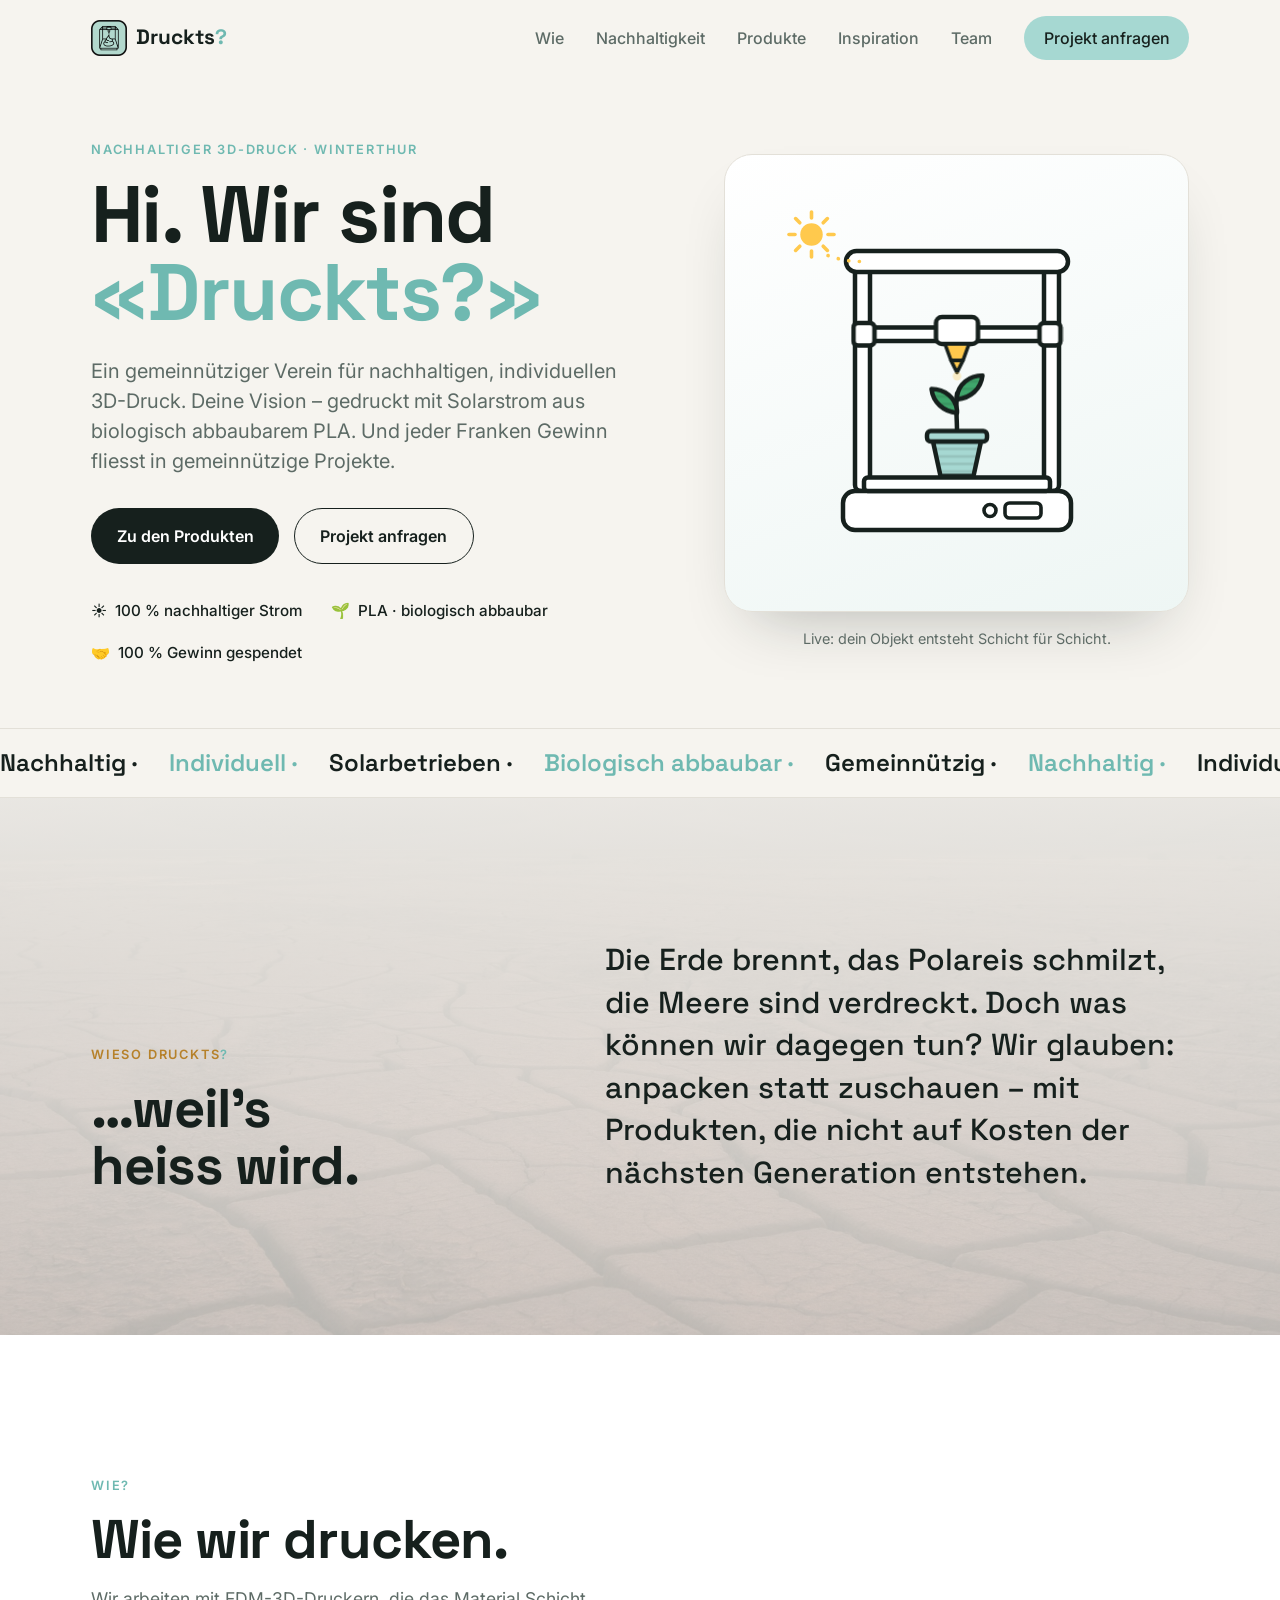
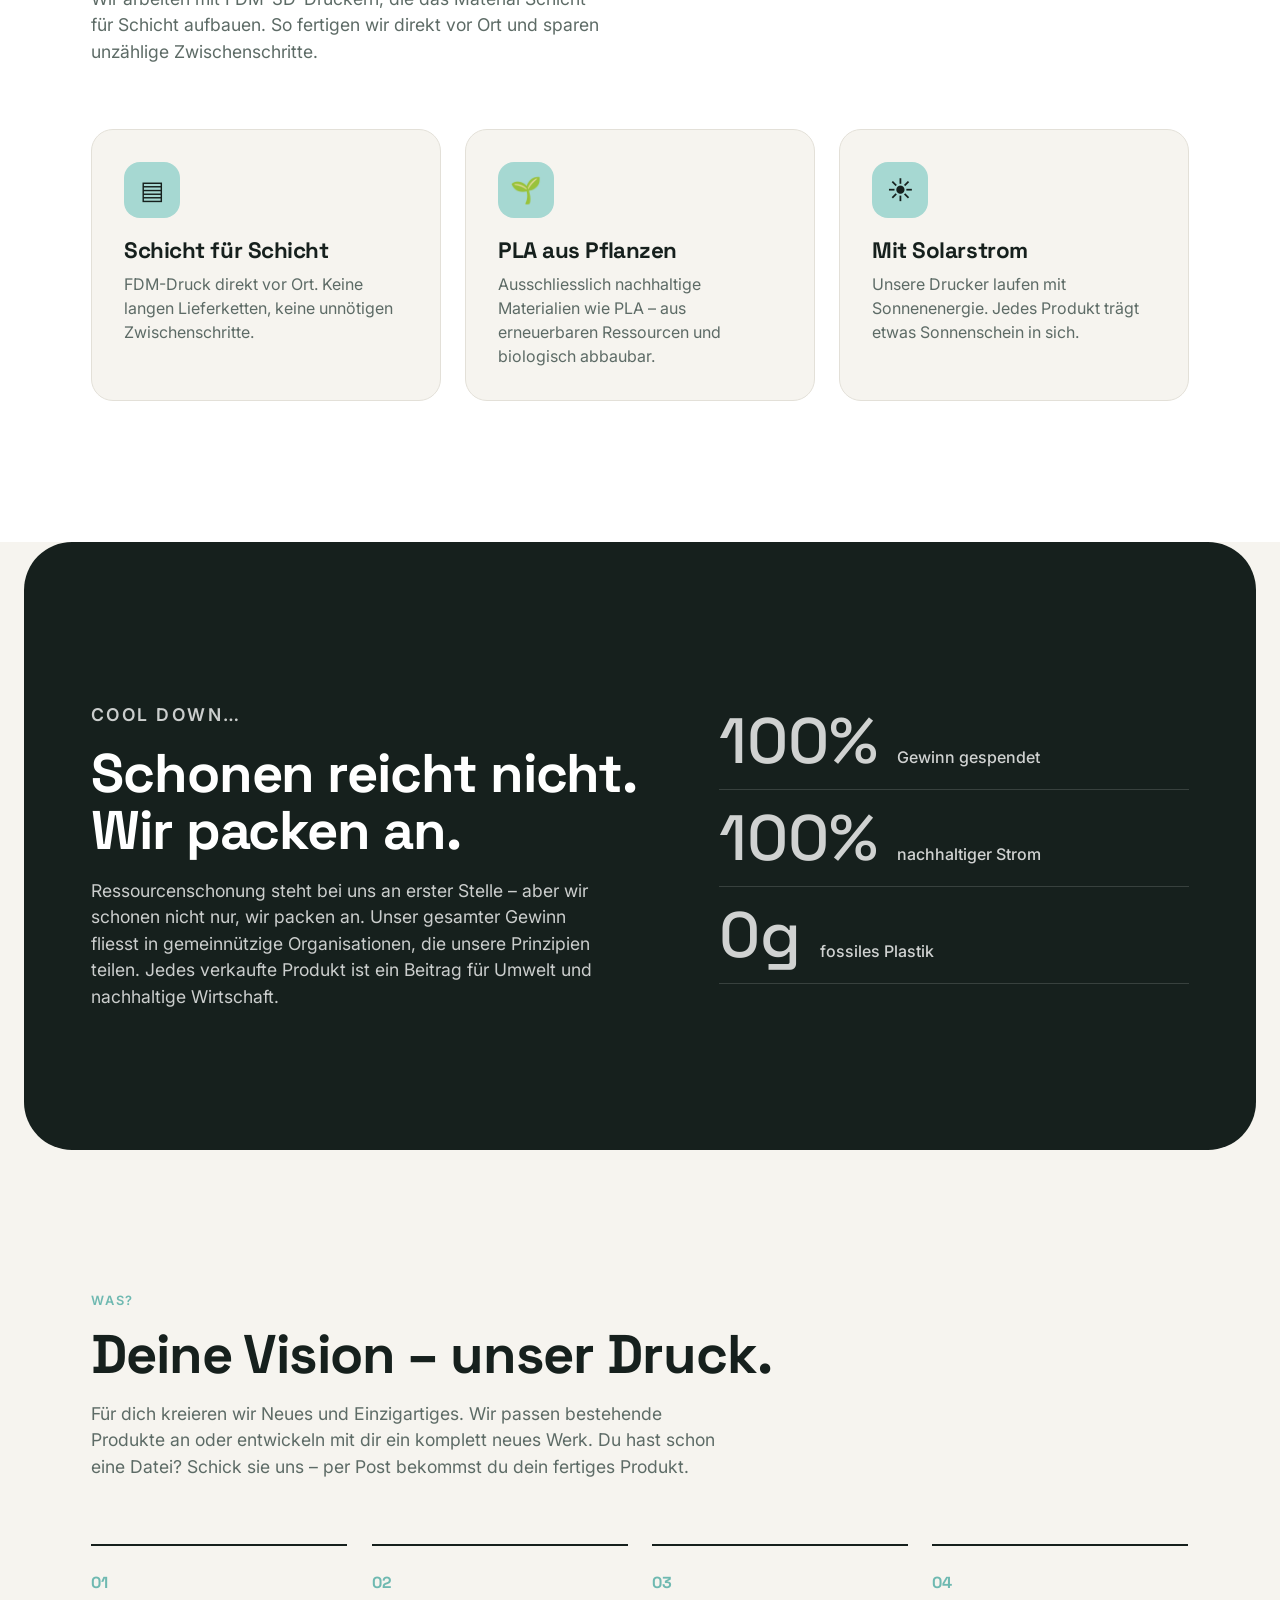
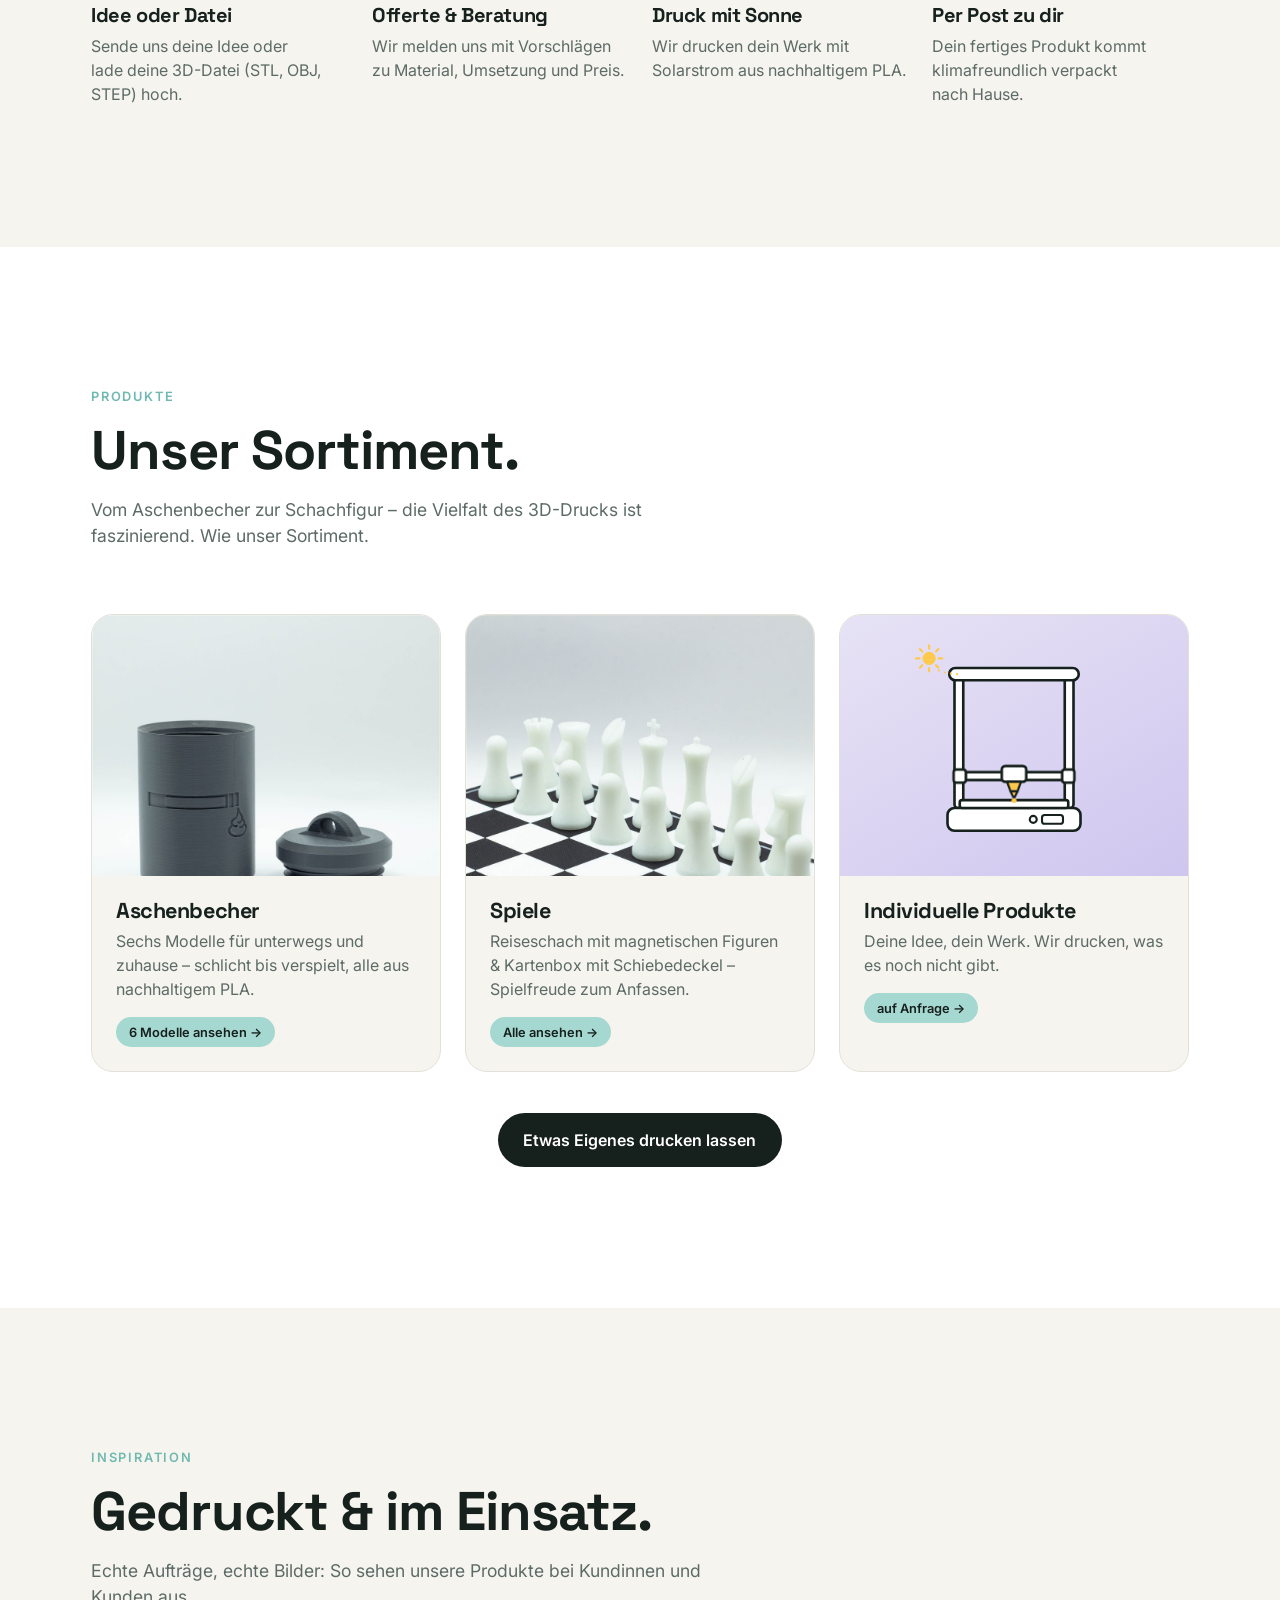
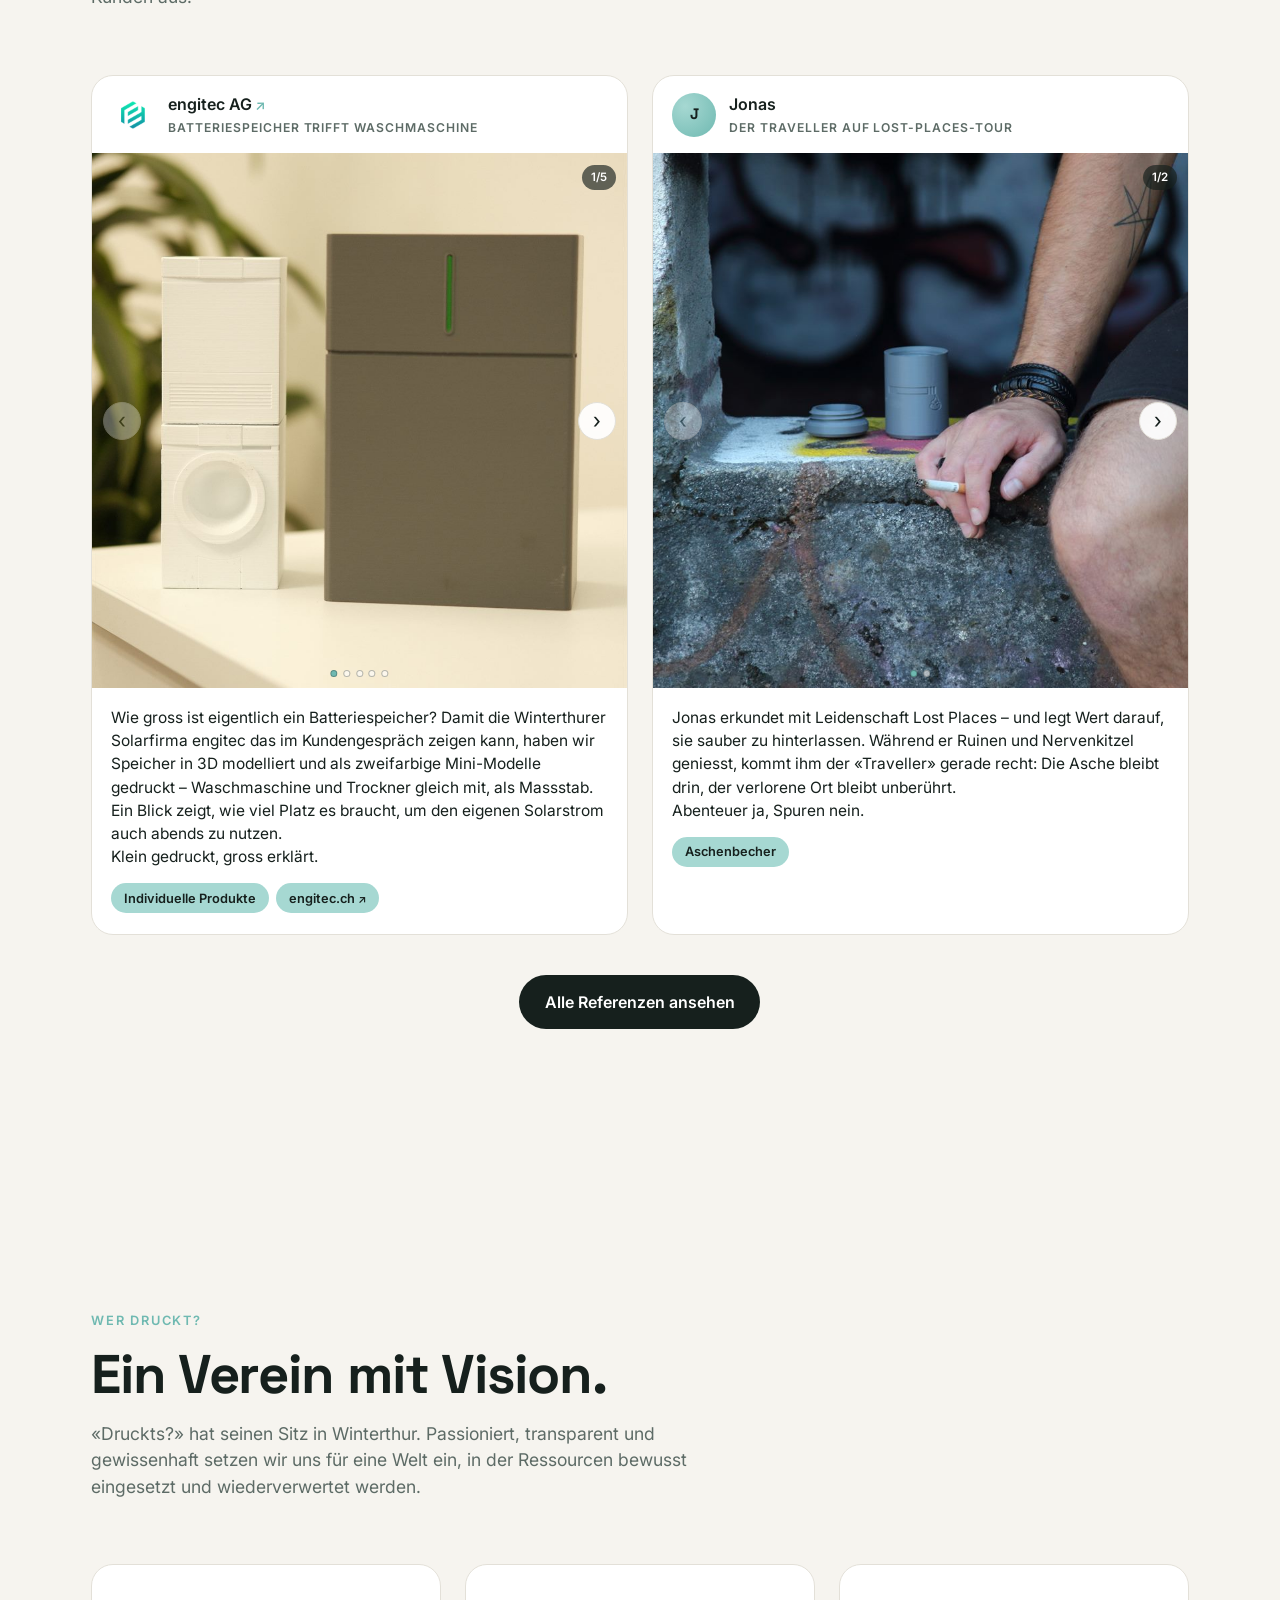
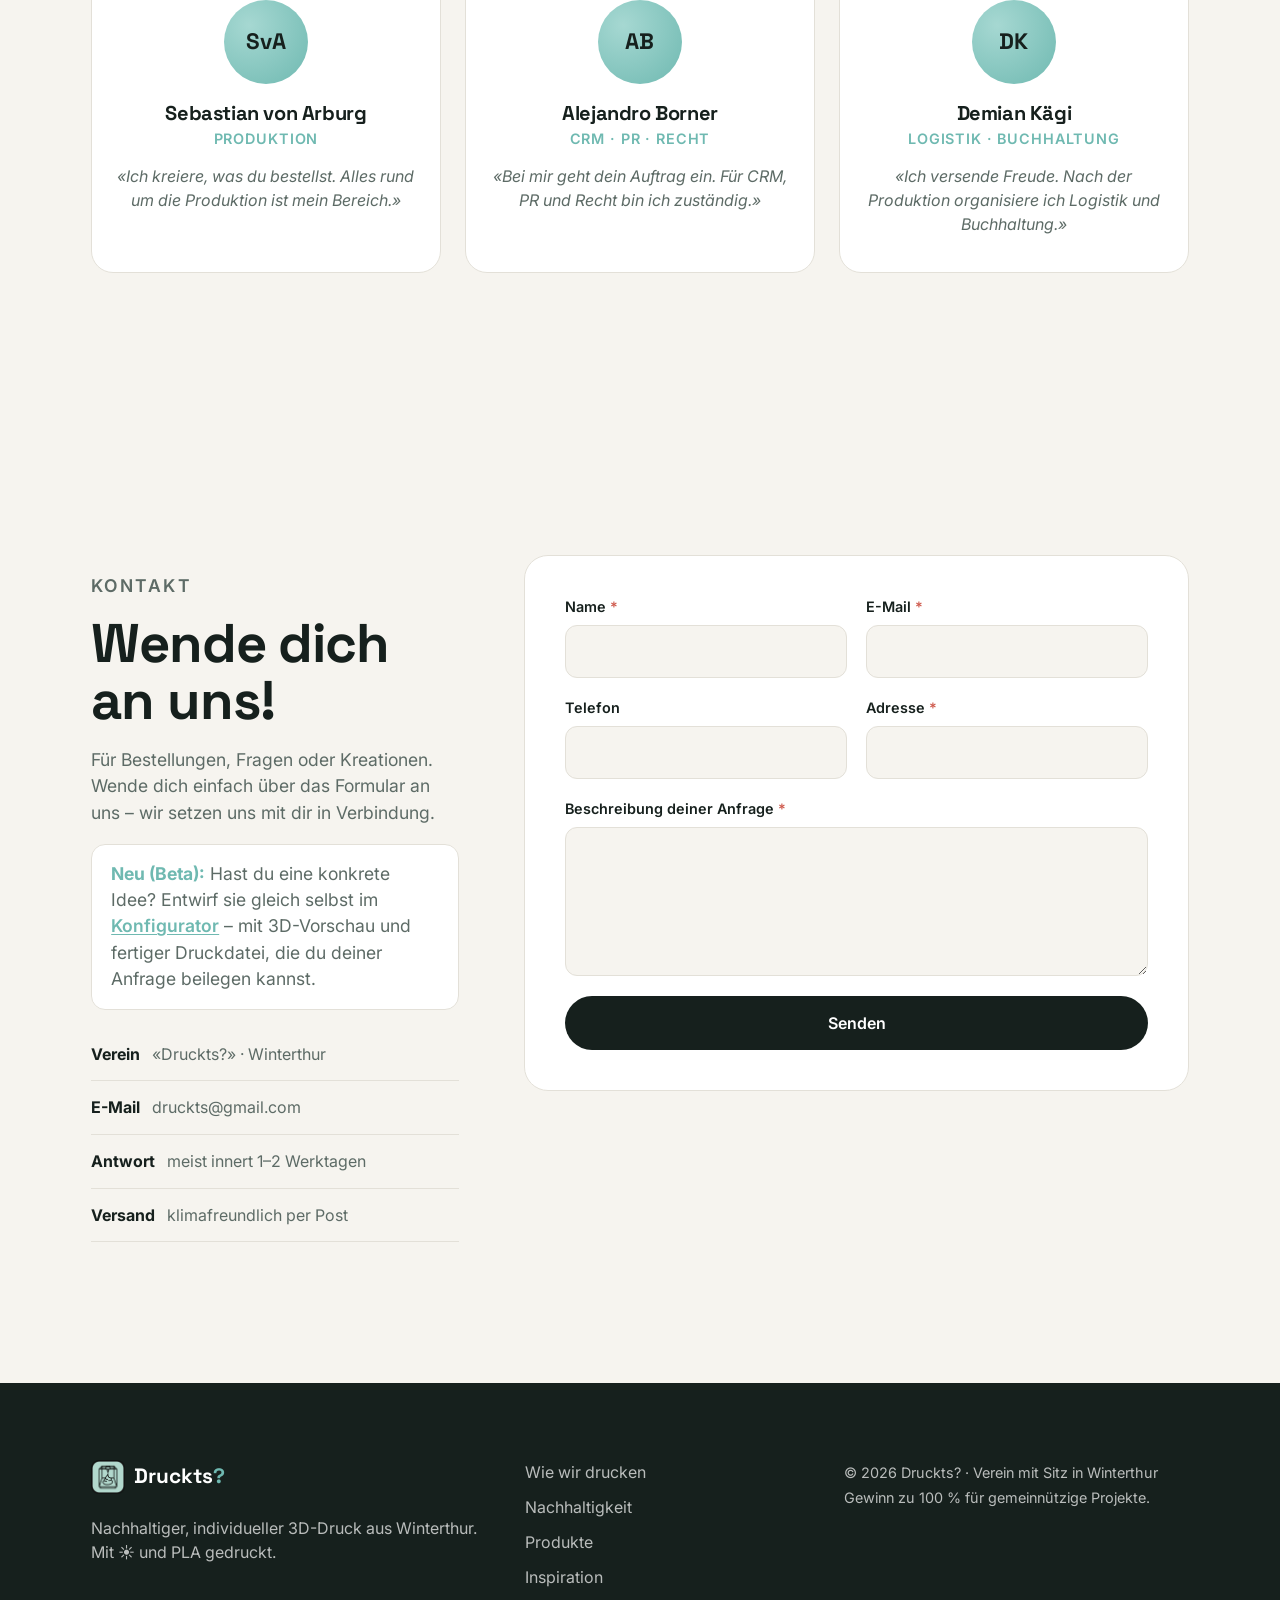
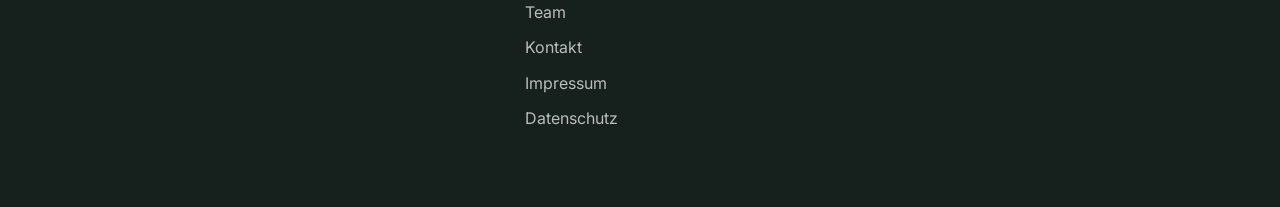
<file: index.html>
<!DOCTYPE html>
<html lang="de-CH">
<head>
  <meta charset="UTF-8">
  <meta name="viewport" content="width=device-width, initial-scale=1">
  <title>Druckts? — Nachhaltiger 3D-Druck aus Winterthur</title>
  <meta name="description" content="Druckts? ist ein gemeinnütziger Verein für nachhaltigen, individuellen 3D-Druck. Gedruckt mit Solarstrom aus biologisch abbaubarem PLA – der ganze Gewinn fliesst in gemeinnützige Projekte.">
  <link rel="icon" type="image/png" href="assets/img/druckts-logo.png">
  <meta name="theme-color" content="#A6D8D2">

  <link rel="preconnect" href="https://fonts.googleapis.com">
  <link rel="preconnect" href="https://fonts.gstatic.com" crossorigin>
  <link href="https://fonts.googleapis.com/css2?family=Space+Grotesk:wght@500;600;700&family=Inter:wght@400;500;600&display=swap" rel="stylesheet">

  <link rel="stylesheet" href="assets/css/base.css">
  <link rel="stylesheet" href="assets/css/v1.css">
</head>
<body class="v1">
  <a class="skip-link" href="#main">Zum Inhalt springen</a>

  <!-- ============ Header ============ -->
  <header class="site-header" data-header>
    <div class="container site-header__bar">
      <a class="brand" href="#top" aria-label="Druckts? Startseite">
        <img src="assets/img/druckts-logo.png" alt="" width="36" height="36">
        <span>Druckts<span class="brand__q">?</span></span>
      </a>

      <nav class="nav" data-nav aria-label="Hauptnavigation">
        <a href="#wie">Wie</a>
        <a href="#nachhaltigkeit">Nachhaltigkeit</a>
        <a href="#produkte">Produkte</a>
        <a href="inspiration.html">Inspiration</a>
        <a href="#team">Team</a>
        <a class="nav__cta" href="#kontakt">Projekt anfragen</a>
      </nav>

      <button class="nav-toggle" data-nav-toggle aria-expanded="false" aria-label="Menü öffnen">
        <span></span><span></span><span></span>
      </button>
    </div>
  </header>

  <main id="main">
    <span id="top"></span>

    <!-- ============ Hero ============ -->
    <section class="hero">
      <div class="container hero__grid">
        <div class="hero__copy">
          <p class="eyebrow reveal">Nachhaltiger 3D-Druck · Winterthur</p>
          <h1 class="hero__title reveal" style="--reveal-delay:80ms">
            Hi. Wir sind<br><span class="hero__brand">«Druckts<span class="brand__q">?</span>»</span>
          </h1>
          <p class="hero__lead reveal" style="--reveal-delay:160ms">
            Ein gemeinnütziger Verein für nachhaltigen, individuellen 3D-Druck.
            Deine Vision – gedruckt mit Solarstrom aus biologisch abbaubarem PLA.
            Und jeder Franken Gewinn fliesst in gemeinnützige Projekte.
          </p>
          <div class="hero__actions reveal" style="--reveal-delay:240ms">
            <a class="btn btn--solid" href="#produkte">Zu den Produkten</a>
            <a class="btn btn--ghost" href="#kontakt">Projekt anfragen</a>
          </div>
          <ul class="hero__badges reveal" style="--reveal-delay:320ms">
            <li><span>☀️</span> 100 % nachhaltiger Strom</li>
            <li><span>🌱</span> PLA · biologisch abbaubar</li>
            <li><span>🤝</span> 100 % Gewinn gespendet</li>
          </ul>
        </div>

        <div class="hero__art reveal" style="--reveal-delay:200ms">
          <div class="hero__art-card">
            <div data-printer-sequence class="hero__printer"></div>
          </div>
          <div class="hero__art-note">Live: dein Objekt entsteht Schicht für Schicht.</div>
        </div>
      </div>
      <div class="marquee" aria-hidden="true">
        <div class="marquee__track">
          <span>Nachhaltig&nbsp;·</span><span>Individuell&nbsp;·</span><span>Solarbetrieben&nbsp;·</span><span>Biologisch abbaubar&nbsp;·</span><span>Gemeinnützig&nbsp;·</span>
          <span>Nachhaltig&nbsp;·</span><span>Individuell&nbsp;·</span><span>Solarbetrieben&nbsp;·</span><span>Biologisch abbaubar&nbsp;·</span><span>Gemeinnützig&nbsp;·</span>
        </div>
      </div>
    </section>

    <!-- ============ Wieso ============ -->
    <section class="why" id="warum">
      <div class="container why__grid">
        <div class="why__head reveal">
          <p class="eyebrow eyebrow--solar">Wieso Druckts<span class="brand__q">?</span></p>
          <h2 class="section-title">…weil's heiss wird.</h2>
        </div>
        <p class="why__body reveal" style="--reveal-delay:120ms">
          Die Erde brennt, das Polareis schmilzt, die Meere sind verdreckt. Doch was können
          wir dagegen tun? Wir glauben: anpacken statt zuschauen – mit Produkten, die nicht
          auf Kosten der nächsten Generation entstehen.
        </p>
      </div>
    </section>

    <!-- ============ Wie ============ -->
    <section class="how" id="wie">
      <div class="container">
        <div class="section-head reveal">
          <p class="eyebrow">Wie?</p>
          <h2 class="section-title">Wie wir drucken.</h2>
          <p class="section-intro">
            Wir arbeiten mit FDM-3D-Druckern, die das Material Schicht für Schicht aufbauen.
            So fertigen wir direkt vor Ort und sparen unzählige Zwischenschritte.
          </p>
        </div>
        <div class="cards-3">
          <article class="card reveal">
            <div class="card__icon" aria-hidden="true">▤</div>
            <h3>Schicht für Schicht</h3>
            <p>FDM-Druck direkt vor Ort. Keine langen Lieferketten, keine unnötigen Zwischenschritte.</p>
          </article>
          <article class="card reveal" style="--reveal-delay:100ms">
            <div class="card__icon" aria-hidden="true">🌱</div>
            <h3>PLA aus Pflanzen</h3>
            <p>Ausschliesslich nachhaltige Materialien wie PLA – aus erneuerbaren Ressourcen und biologisch abbaubar.</p>
          </article>
          <article class="card reveal" style="--reveal-delay:200ms">
            <div class="card__icon" aria-hidden="true">☀️</div>
            <h3>Mit Solarstrom</h3>
            <p>Unsere Drucker laufen mit Sonnenenergie. Jedes Produkt trägt etwas Sonnenschein in sich.</p>
          </article>
        </div>
      </div>
    </section>

    <!-- ============ Cool down / Nachhaltigkeit ============ -->
    <section class="impact" id="nachhaltigkeit">
      <div class="container impact__grid">
        <div class="impact__copy reveal">
          <p class="eyebrow eyebrow--light">Cool down…</p>
          <h2 class="section-title">Schonen reicht nicht.<br>Wir packen an.</h2>
          <p>
            Ressourcenschonung steht bei uns an erster Stelle – aber wir schonen nicht nur,
            wir packen an. Unser gesamter Gewinn fliesst in gemeinnützige Organisationen,
            die unsere Prinzipien teilen. Jedes verkaufte Produkt ist ein Beitrag für Umwelt
            und nachhaltige Wirtschaft.
          </p>
        </div>
        <ul class="stats reveal" style="--reveal-delay:120ms">
          <li><strong><span data-count="100" data-suffix="%">0%</span></strong><span>Gewinn gespendet</span></li>
          <li><strong><span data-count="100" data-suffix="%">0%</span></strong><span>nachhaltiger Strom</span></li>
          <li><strong><span data-count="0" data-suffix="g">0g</span></strong><span>fossiles Plastik</span></li>
        </ul>
      </div>
    </section>

    <!-- ============ Was / Prozess ============ -->
    <section class="process" id="was">
      <div class="container">
        <div class="section-head reveal">
          <p class="eyebrow">Was?</p>
          <h2 class="section-title">Deine Vision – unser Druck.</h2>
          <p class="section-intro">
            Für dich kreieren wir Neues und Einzigartiges. Wir passen bestehende Produkte an
            oder entwickeln mit dir ein komplett neues Werk. Du hast schon eine Datei?
            Schick sie uns – per Post bekommst du dein fertiges Produkt.
          </p>
        </div>
        <ol class="steps">
          <li class="step reveal">
            <span class="step__num">01</span>
            <h3>Idee oder Datei</h3>
            <p>Sende uns deine Idee oder lade deine 3D-Datei (STL, OBJ, STEP) hoch.</p>
          </li>
          <li class="step reveal" style="--reveal-delay:100ms">
            <span class="step__num">02</span>
            <h3>Offerte & Beratung</h3>
            <p>Wir melden uns mit Vorschlägen zu Material, Umsetzung und Preis.</p>
          </li>
          <li class="step reveal" style="--reveal-delay:200ms">
            <span class="step__num">03</span>
            <h3>Druck mit Sonne</h3>
            <p>Wir drucken dein Werk mit Solarstrom aus nachhaltigem PLA.</p>
          </li>
          <li class="step reveal" style="--reveal-delay:300ms">
            <span class="step__num">04</span>
            <h3>Per Post zu dir</h3>
            <p>Dein fertiges Produkt kommt klimafreundlich verpackt nach Hause.</p>
          </li>
        </ol>
      </div>
    </section>

    <!-- ============ Produkte ============ -->
    <section class="products" id="produkte">
      <div class="container">
        <div class="section-head reveal">
          <p class="eyebrow">Produkte</p>
          <h2 class="section-title">Unser Sortiment.</h2>
          <p class="section-intro">
            Vom Aschenbecher zur Schachfigur – die Vielfalt des 3D-Drucks ist faszinierend.
            Wie unser Sortiment.
          </p>
        </div>
        <div class="products__grid">
          <a class="product reveal" href="aschenbecher.html">
            <div class="product__media product__media--ash"><img src="assets/img/aschenbecher.jpg" alt="3D-gedruckter Aschenbecher «Adventurer» mit Deckel aus grauem PLA" loading="lazy" width="900" height="900"></div>
            <div class="product__body">
              <h3>Aschenbecher</h3>
              <p>Sechs Modelle für unterwegs und zuhause – schlicht bis verspielt, alle aus nachhaltigem PLA.</p>
              <span class="product__tag">6 Modelle ansehen →</span>
            </div>
          </a>
          <a class="product reveal" href="spiele.html" style="--reveal-delay:100ms">
            <div class="product__media product__media--games"><img src="assets/img/spiele.jpg" alt="3D-gedrucktes Schachspiel mit weissen Figuren auf schwarz-weissem Brett" loading="lazy" width="900" height="900"></div>
            <div class="product__body">
              <h3>Spiele</h3>
              <p>Reiseschach mit magnetischen Figuren & Kartenbox mit Schiebedeckel – Spielfreude zum Anfassen.</p>
              <span class="product__tag">Alle ansehen →</span>
            </div>
          </a>
          <a class="product reveal" href="#kontakt" style="--reveal-delay:200ms">
            <div class="product__media product__media--custom"><div data-printer-sequence class="product__printer" aria-hidden="true"></div></div>
            <div class="product__body">
              <h3>Individuelle Produkte</h3>
              <p>Deine Idee, dein Werk. Wir drucken, was es noch nicht gibt.</p>
              <span class="product__tag">auf Anfrage →</span>
            </div>
          </a>
        </div>
        <div class="products__cta reveal">
          <a class="btn btn--solid" href="#kontakt">Etwas Eigenes drucken lassen</a>
        </div>
      </div>
    </section>

    <!-- ============ Inspiration (Teaser) ============ -->
    <section class="inspiration" id="inspiration">
      <div class="container">
        <div class="section-head reveal">
          <p class="eyebrow">Inspiration</p>
          <h2 class="section-title">Gedruckt & im Einsatz.</h2>
          <p class="section-intro">
            Echte Aufträge, echte Bilder: So sehen unsere Produkte bei Kundinnen
            und Kunden aus.
          </p>
        </div>
        <div class="inspiration__grid" data-posts data-limit="2" data-fallback="hide"></div>
        <div class="inspiration__cta reveal">
          <a class="btn btn--solid" href="inspiration.html">Alle Referenzen ansehen</a>
        </div>
      </div>
    </section>

    <!-- ============ Team ============ -->
    <section class="team" id="team">
      <div class="container">
        <div class="section-head reveal">
          <p class="eyebrow">Wer druckt?</p>
          <h2 class="section-title">Ein Verein mit Vision.</h2>
          <p class="section-intro">
            «Druckts?» hat seinen Sitz in Winterthur. Passioniert, transparent und gewissenhaft
            setzen wir uns für eine Welt ein, in der Ressourcen bewusst eingesetzt und
            wiederverwertet werden.
          </p>
        </div>
        <div class="team__grid">
          <article class="member reveal">
            <div class="member__avatar" aria-hidden="true">SvA</div>
            <h3>Sebastian von Arburg</h3>
            <p class="member__role">Produktion</p>
            <p class="member__bio">«Ich kreiere, was du bestellst. Alles rund um die Produktion ist mein Bereich.»</p>
          </article>
          <article class="member reveal" style="--reveal-delay:100ms">
            <div class="member__avatar" aria-hidden="true">AB</div>
            <h3>Alejandro Borner</h3>
            <p class="member__role">CRM · PR · Recht</p>
            <p class="member__bio">«Bei mir geht dein Auftrag ein. Für CRM, PR und Recht bin ich zuständig.»</p>
          </article>
          <article class="member reveal" style="--reveal-delay:200ms">
            <div class="member__avatar" aria-hidden="true">DK</div>
            <h3>Demian Kägi</h3>
            <p class="member__role">Logistik · Buchhaltung</p>
            <p class="member__bio">«Ich versende Freude. Nach der Produktion organisiere ich Logistik und Buchhaltung.»</p>
          </article>
        </div>
      </div>
    </section>

    <!-- ============ Kontakt ============ -->
    <section class="contact" id="kontakt">
      <div class="container contact__grid">
        <div class="contact__intro reveal">
          <p class="eyebrow eyebrow--solar">Kontakt</p>
          <h2 class="section-title">Wende dich an uns!</h2>
          <p>
            Für Bestellungen, Fragen oder Kreationen. Wende dich einfach über das Formular an
            uns – wir setzen uns mit dir in Verbindung.
          </p>
          <p class="contact__tool">
            <strong>Neu (Beta):</strong> Hast du eine konkrete Idee? Entwirf sie gleich selbst
            im <a href="konfigurator.html">Konfigurator</a> – mit 3D-Vorschau und fertiger
            Druckdatei, die du deiner Anfrage beilegen kannst.
          </p>
          <ul class="contact__facts">
            <li><strong>Verein</strong> «Druckts?» · Winterthur</li>
            <li><strong>E-Mail</strong> <a href="mailto:druckts@gmail.com">druckts@gmail.com</a></li>
            <li><strong>Antwort</strong> meist innert 1–2 Werktagen</li>
            <li><strong>Versand</strong> klimafreundlich per Post</li>
          </ul>
        </div>

        <form class="form reveal" name="kontakt" method="POST" data-netlify="true" netlify-honeypot="bot-field" style="--reveal-delay:120ms">
          <input type="hidden" name="form-name" value="kontakt">
          <p class="form__hp"><label>Bitte leer lassen: <input name="bot-field"></label></p>
          <div class="field">
            <label for="name">Name <span>*</span></label>
            <input id="name" name="name" type="text" required autocomplete="name">
          </div>
          <div class="field">
            <label for="email">E-Mail <span>*</span></label>
            <input id="email" name="email" type="email" required autocomplete="email">
          </div>
          <div class="field">
            <label for="phone">Telefon</label>
            <input id="phone" name="telefon" type="tel" autocomplete="tel">
          </div>
          <div class="field">
            <label for="address">Adresse <span>*</span></label>
            <input id="address" name="adresse" type="text" required autocomplete="street-address">
          </div>
          <div class="field field--full">
            <label for="message">Beschreibung deiner Anfrage <span>*</span></label>
            <textarea id="message" name="beschreibung" rows="5" required></textarea>
          </div>
          <button class="btn btn--solid btn--block" type="submit">Senden</button>
        </form>
      </div>
    </section>
  </main>

  <!-- ============ Footer ============ -->
  <footer class="site-footer">
    <div class="container site-footer__grid">
      <div class="site-footer__brand">
        <a class="brand brand--light" href="#top">
          <img src="assets/img/druckts-logo.png" alt="" width="34" height="34">
          <span>Druckts<span class="brand__q">?</span></span>
        </a>
        <p>Nachhaltiger, individueller 3D-Druck aus Winterthur. Mit ☀️ und PLA gedruckt.</p>
      </div>
      <nav class="site-footer__nav" aria-label="Footer">
        <a href="#wie">Wie wir drucken</a>
        <a href="#nachhaltigkeit">Nachhaltigkeit</a>
        <a href="#produkte">Produkte</a>
        <a href="inspiration.html">Inspiration</a>
        <a href="#team">Team</a>
        <a href="#kontakt">Kontakt</a>
        <a href="impressum.html">Impressum</a>
        <a href="datenschutz.html">Datenschutz</a>
      </nav>
      <div class="site-footer__meta">
        <p>© <span id="year">2026</span> Druckts? · Verein mit Sitz in Winterthur</p>
        <p>Gewinn zu 100 % für gemeinnützige Projekte.</p>
      </div>
    </div>
  </footer>

  <script>document.getElementById('year').textContent = new Date().getFullYear();</script>
  <script src="assets/js/printer-sequence.js" defer></script>
  <script src="assets/js/posts.js" defer></script>
  <script src="assets/js/reveal.js" defer></script>
</body>
</html>
</file>
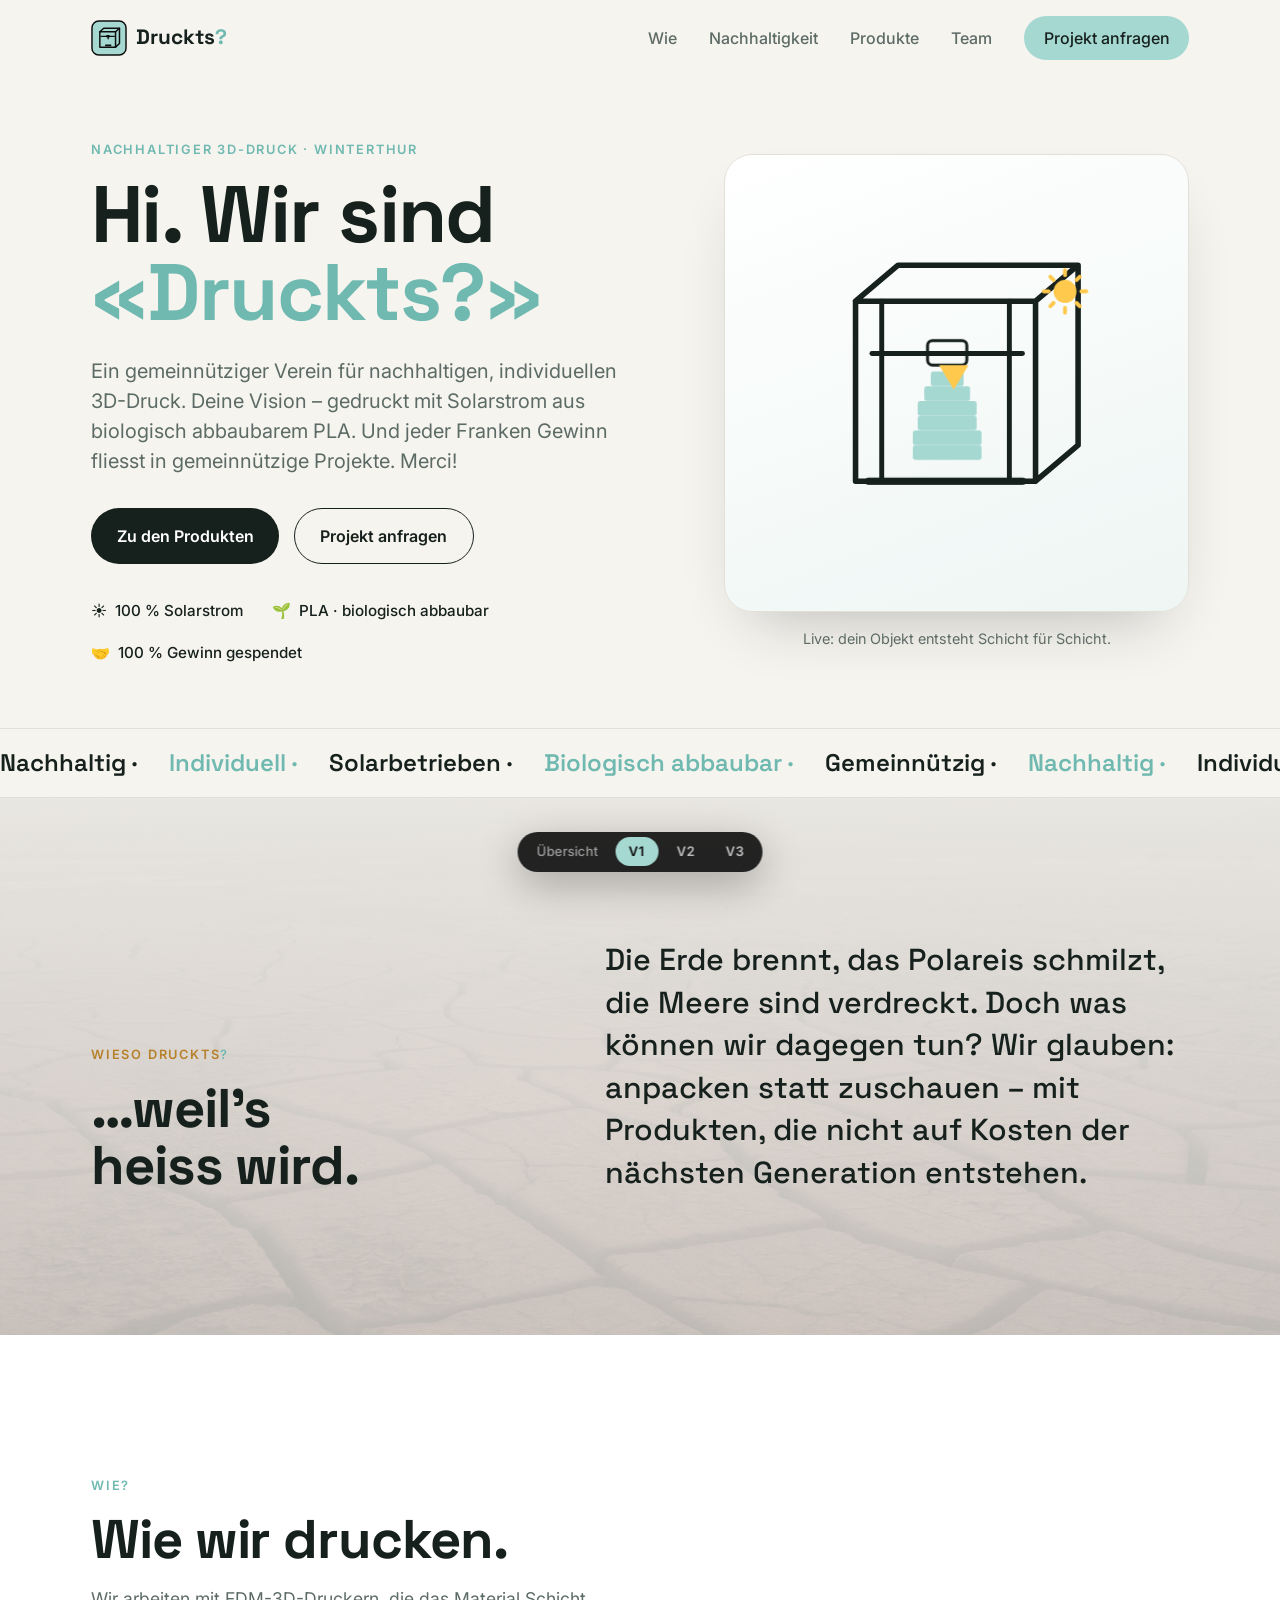
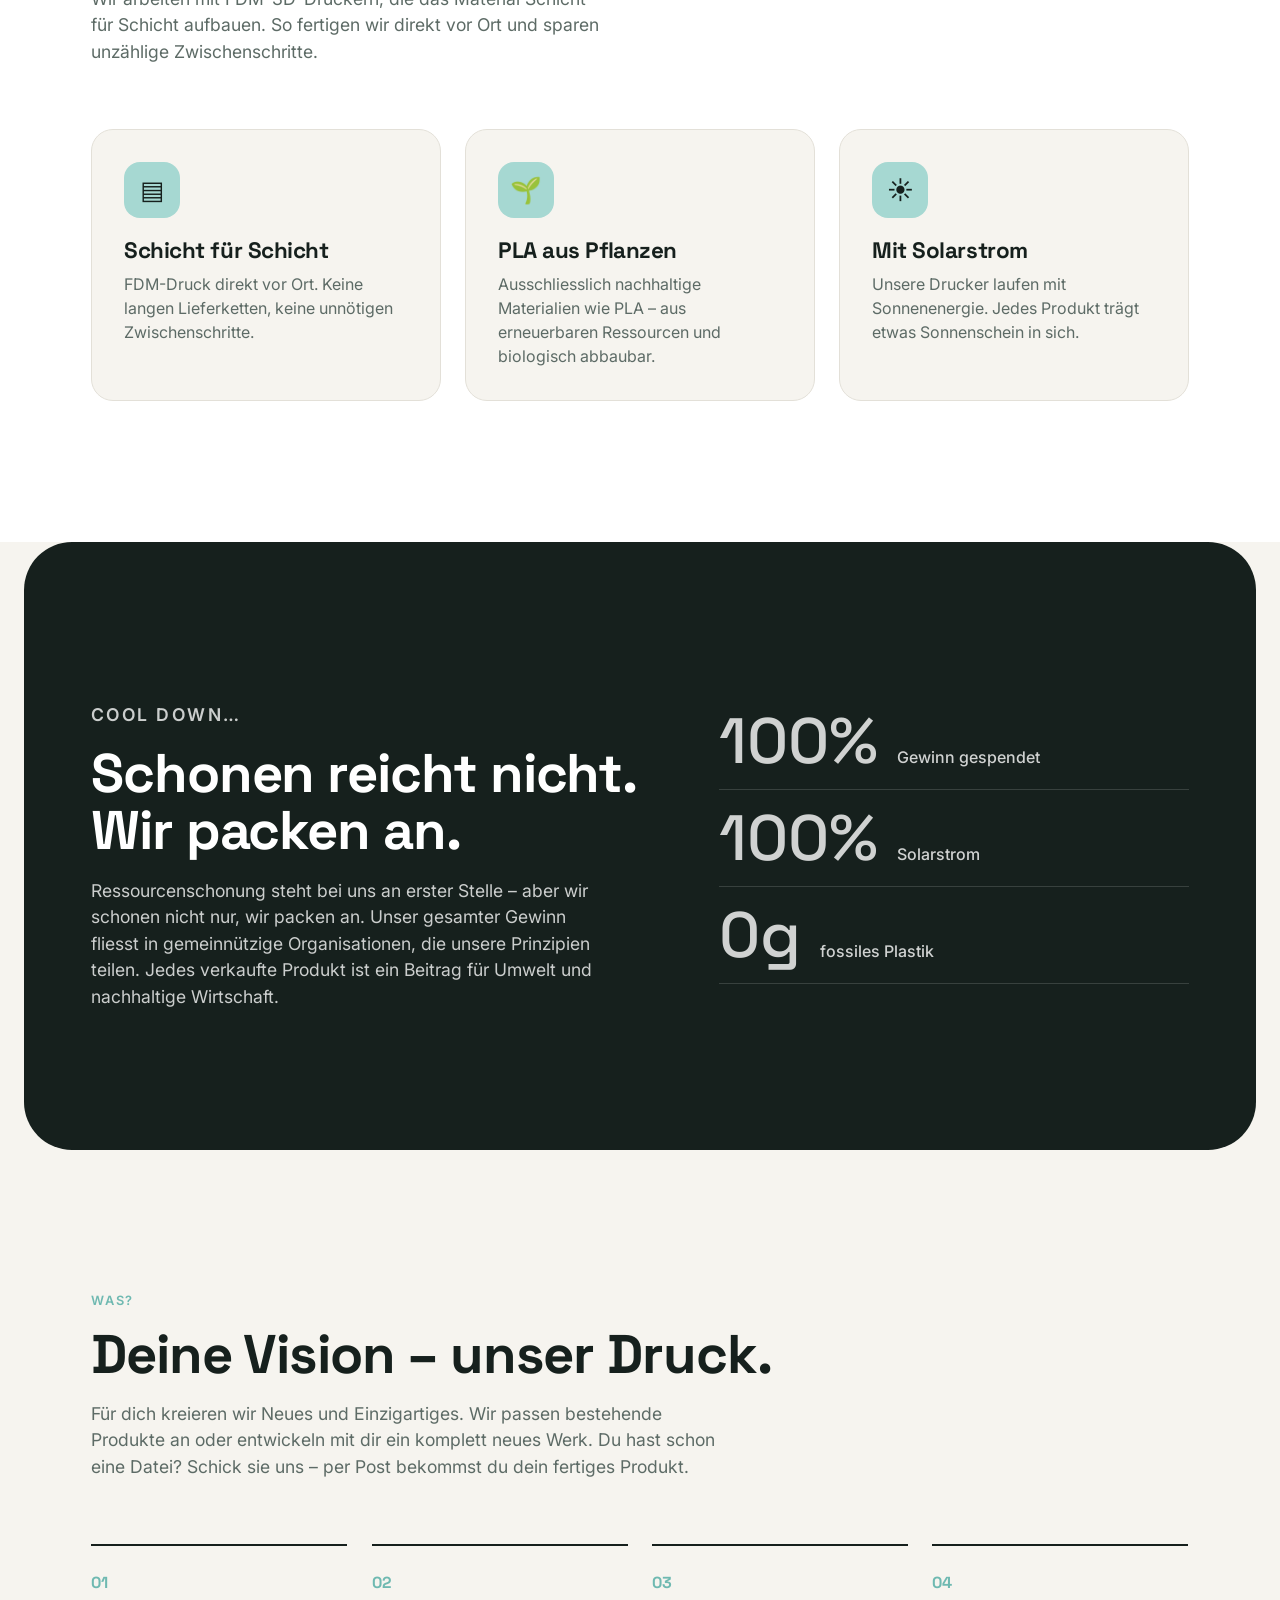
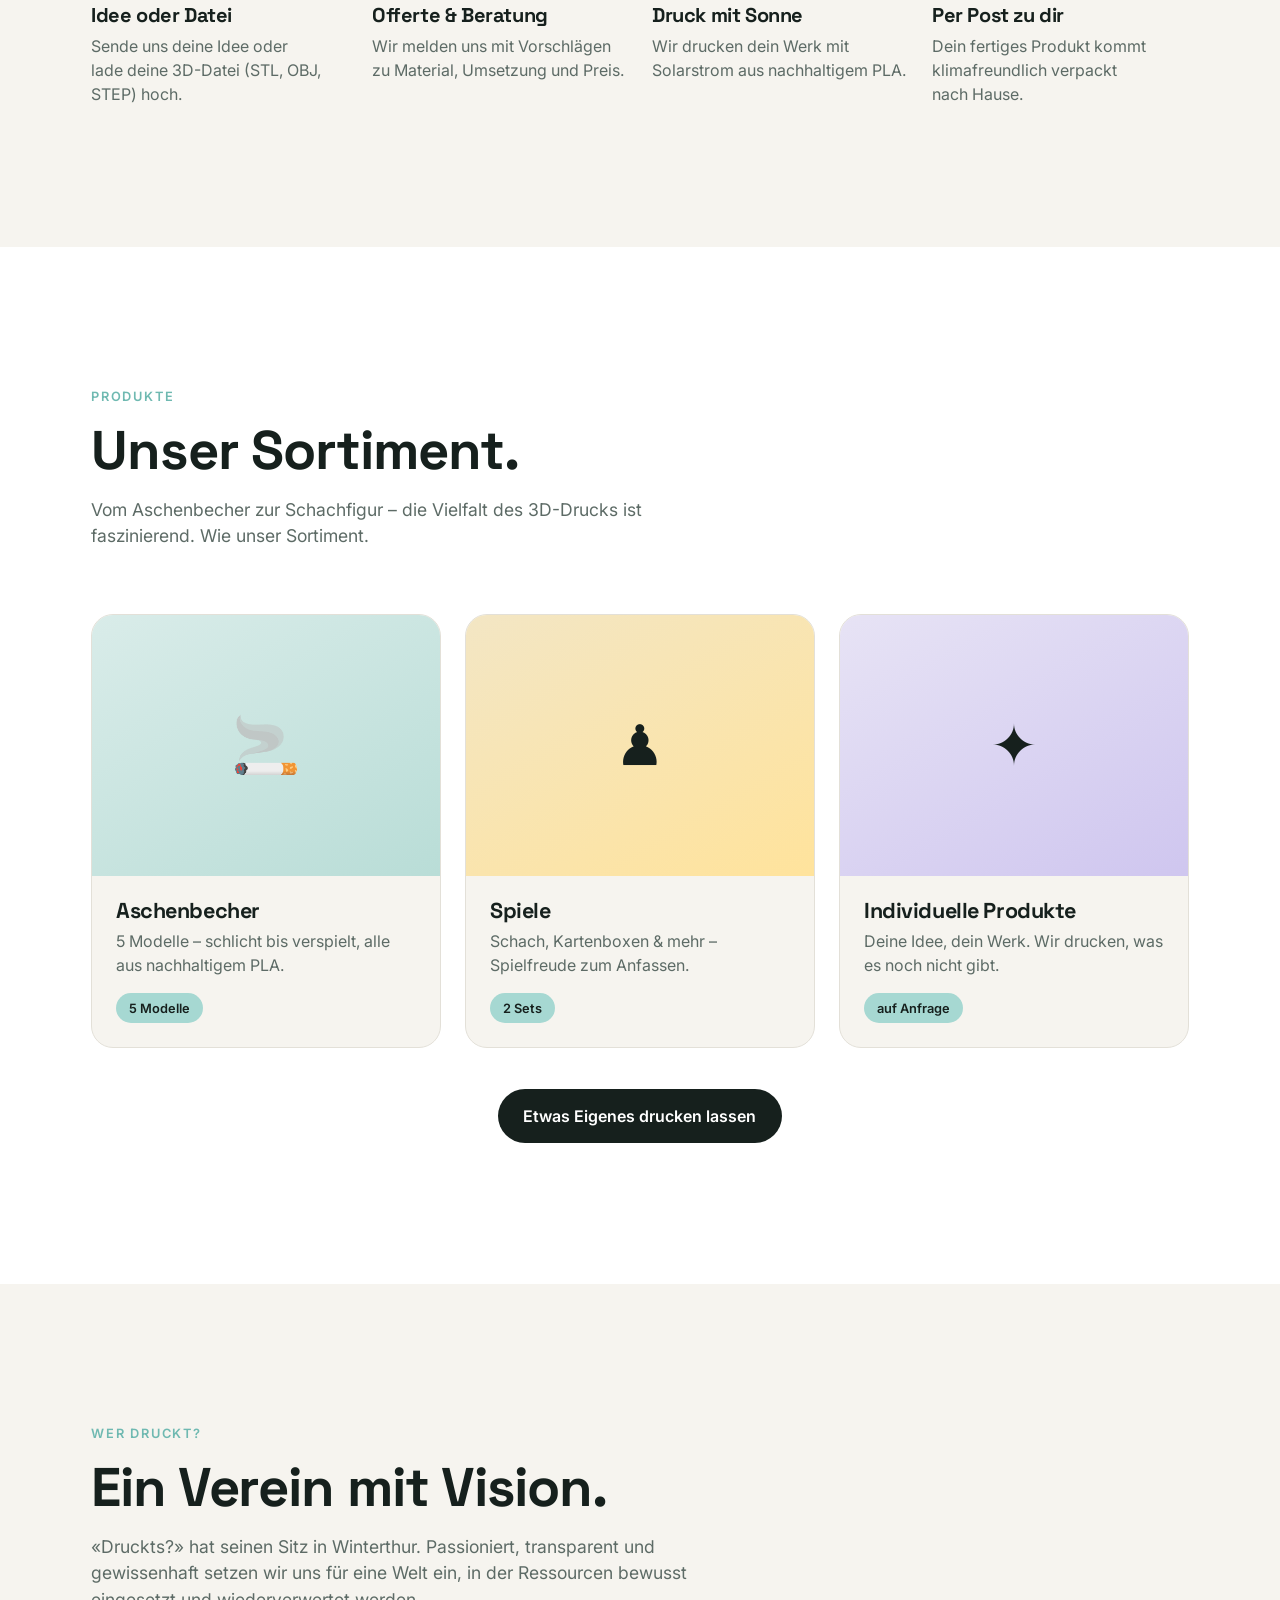
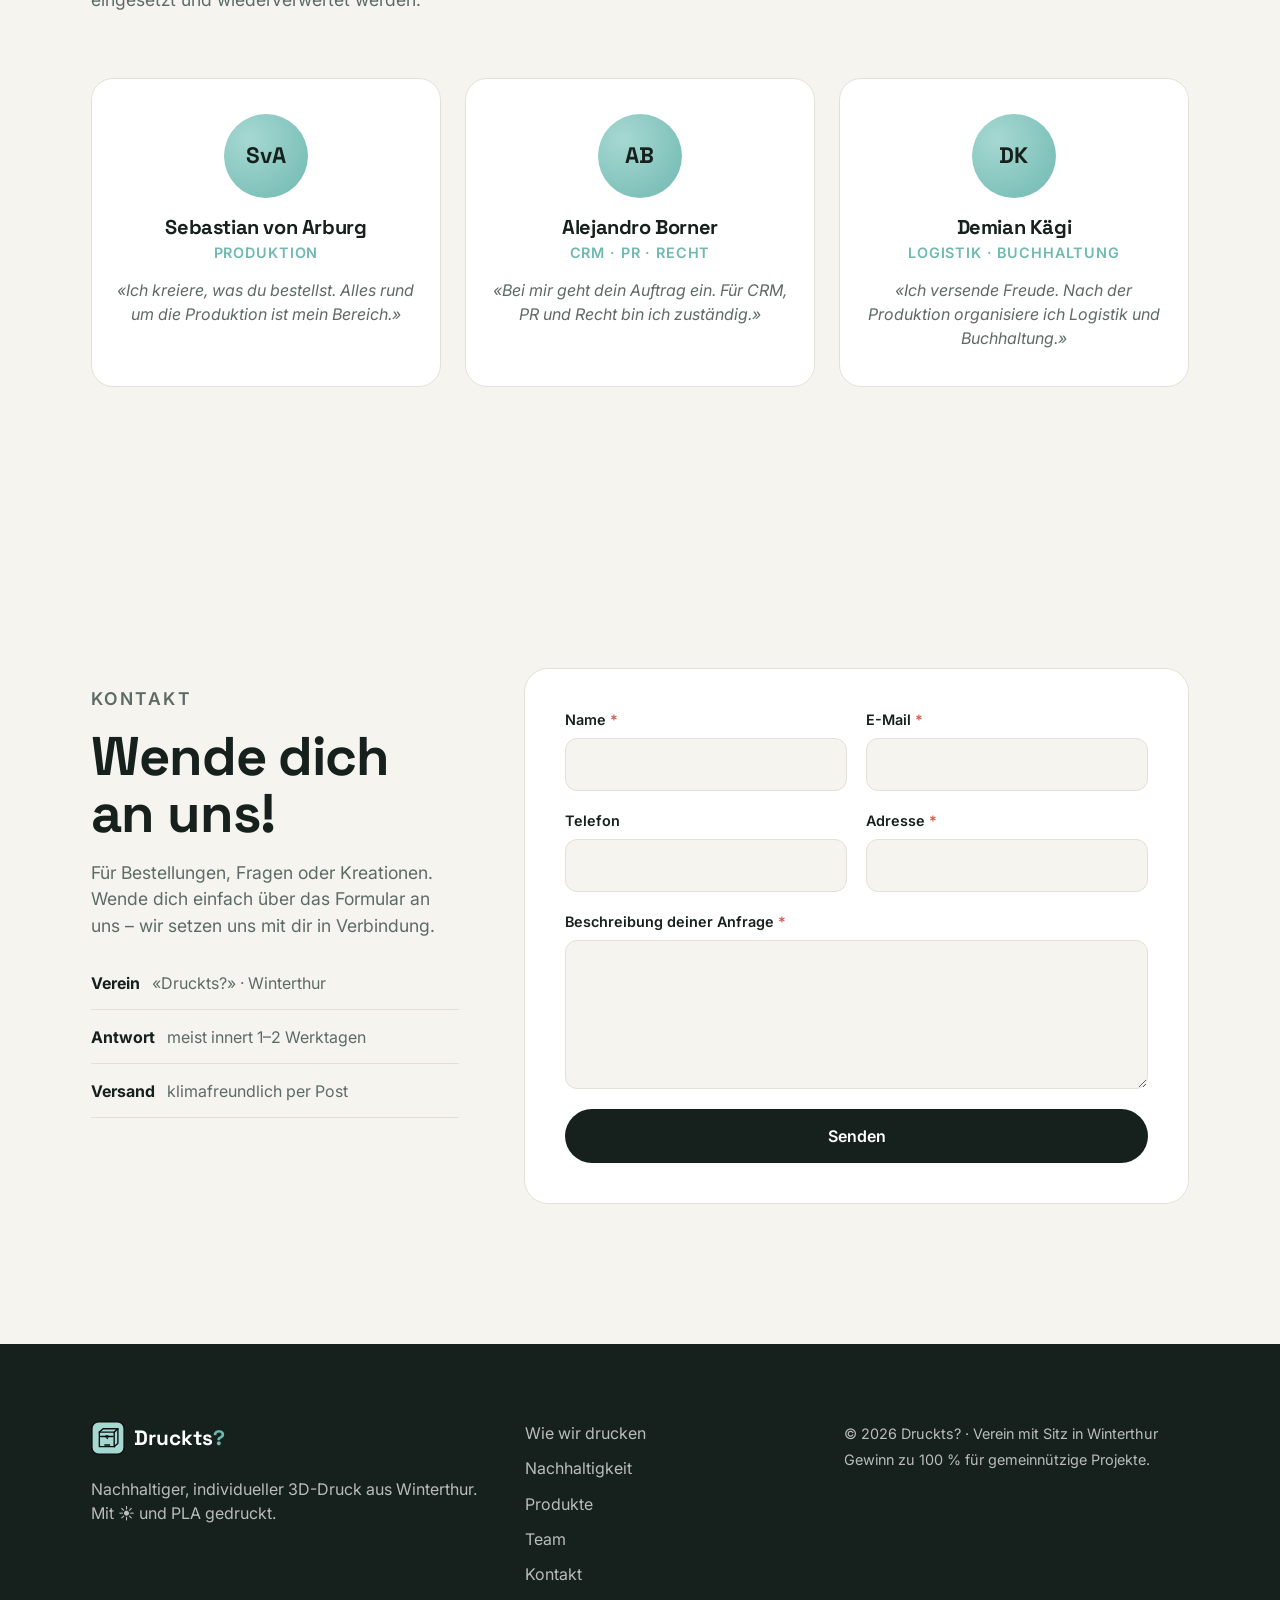
<file: versions/v1/index.html>
<!DOCTYPE html>
<html lang="de-CH">
<head>
  <meta charset="UTF-8">
  <meta name="viewport" content="width=device-width, initial-scale=1">
  <title>Druckts? — Nachhaltiger 3D-Druck aus Winterthur</title>
  <meta name="description" content="Druckts? ist ein gemeinnütziger Verein für nachhaltigen, individuellen 3D-Druck. Gedruckt mit Solarstrom aus biologisch abbaubarem PLA – der ganze Gewinn fliesst in gemeinnützige Projekte.">
  <link rel="icon" href="../../assets/svg/favicon.svg" type="image/svg+xml">
  <meta name="theme-color" content="#A6D8D2">

  <link rel="preconnect" href="https://fonts.googleapis.com">
  <link rel="preconnect" href="https://fonts.gstatic.com" crossorigin>
  <link href="https://fonts.googleapis.com/css2?family=Space+Grotesk:wght@500;600;700&family=Inter:wght@400;500;600&display=swap" rel="stylesheet">

  <link rel="stylesheet" href="../../assets/css/base.css">
  <link rel="stylesheet" href="../../assets/css/v1.css">
</head>
<body class="v1">
  <a class="skip-link" href="#main">Zum Inhalt springen</a>

  <!-- ============ Header ============ -->
  <header class="site-header" data-header>
    <div class="container site-header__bar">
      <a class="brand" href="#top" aria-label="Druckts? Startseite">
        <img src="../../assets/svg/favicon.svg" alt="" width="36" height="36">
        <span>Druckts<span class="brand__q">?</span></span>
      </a>

      <nav class="nav" data-nav aria-label="Hauptnavigation">
        <a href="#wie">Wie</a>
        <a href="#nachhaltigkeit">Nachhaltigkeit</a>
        <a href="#produkte">Produkte</a>
        <a href="#team">Team</a>
        <a class="nav__cta" href="#kontakt">Projekt anfragen</a>
      </nav>

      <button class="nav-toggle" data-nav-toggle aria-expanded="false" aria-label="Menü öffnen">
        <span></span><span></span><span></span>
      </button>
    </div>
  </header>

  <main id="main">
    <span id="top"></span>

    <!-- ============ Hero ============ -->
    <section class="hero">
      <div class="container hero__grid">
        <div class="hero__copy">
          <p class="eyebrow reveal">Nachhaltiger 3D-Druck · Winterthur</p>
          <h1 class="hero__title reveal" style="--reveal-delay:80ms">
            Hi. Wir sind<br><span class="hero__brand">«Druckts<span class="brand__q">?</span>»</span>
          </h1>
          <p class="hero__lead reveal" style="--reveal-delay:160ms">
            Ein gemeinnütziger Verein für nachhaltigen, individuellen 3D-Druck.
            Deine Vision – gedruckt mit Solarstrom aus biologisch abbaubarem PLA.
            Und jeder Franken Gewinn fliesst in gemeinnützige Projekte. Merci!
          </p>
          <div class="hero__actions reveal" style="--reveal-delay:240ms">
            <a class="btn btn--solid" href="#produkte">Zu den Produkten</a>
            <a class="btn btn--ghost" href="#kontakt">Projekt anfragen</a>
          </div>
          <ul class="hero__badges reveal" style="--reveal-delay:320ms">
            <li><span>☀️</span> 100 % Solarstrom</li>
            <li><span>🌱</span> PLA · biologisch abbaubar</li>
            <li><span>🤝</span> 100 % Gewinn gespendet</li>
          </ul>
        </div>

        <div class="hero__art reveal" style="--reveal-delay:200ms">
          <div class="hero__art-card">
            <div data-printer class="hero__printer"></div>
          </div>
          <div class="hero__art-note">Live: dein Objekt entsteht Schicht für Schicht.</div>
        </div>
      </div>
      <div class="marquee" aria-hidden="true">
        <div class="marquee__track">
          <span>Nachhaltig&nbsp;·</span><span>Individuell&nbsp;·</span><span>Solarbetrieben&nbsp;·</span><span>Biologisch abbaubar&nbsp;·</span><span>Gemeinnützig&nbsp;·</span>
          <span>Nachhaltig&nbsp;·</span><span>Individuell&nbsp;·</span><span>Solarbetrieben&nbsp;·</span><span>Biologisch abbaubar&nbsp;·</span><span>Gemeinnützig&nbsp;·</span>
        </div>
      </div>
    </section>

    <!-- ============ Wieso ============ -->
    <section class="why" id="warum">
      <div class="container why__grid">
        <div class="why__head reveal">
          <p class="eyebrow eyebrow--solar">Wieso Druckts<span class="brand__q">?</span></p>
          <h2 class="section-title">…weil's heiss wird.</h2>
        </div>
        <p class="why__body reveal" style="--reveal-delay:120ms">
          Die Erde brennt, das Polareis schmilzt, die Meere sind verdreckt. Doch was können
          wir dagegen tun? Wir glauben: anpacken statt zuschauen – mit Produkten, die nicht
          auf Kosten der nächsten Generation entstehen.
        </p>
      </div>
    </section>

    <!-- ============ Wie ============ -->
    <section class="how" id="wie">
      <div class="container">
        <div class="section-head reveal">
          <p class="eyebrow">Wie?</p>
          <h2 class="section-title">Wie wir drucken.</h2>
          <p class="section-intro">
            Wir arbeiten mit FDM-3D-Druckern, die das Material Schicht für Schicht aufbauen.
            So fertigen wir direkt vor Ort und sparen unzählige Zwischenschritte.
          </p>
        </div>
        <div class="cards-3">
          <article class="card reveal">
            <div class="card__icon" aria-hidden="true">▤</div>
            <h3>Schicht für Schicht</h3>
            <p>FDM-Druck direkt vor Ort. Keine langen Lieferketten, keine unnötigen Zwischenschritte.</p>
          </article>
          <article class="card reveal" style="--reveal-delay:100ms">
            <div class="card__icon" aria-hidden="true">🌱</div>
            <h3>PLA aus Pflanzen</h3>
            <p>Ausschliesslich nachhaltige Materialien wie PLA – aus erneuerbaren Ressourcen und biologisch abbaubar.</p>
          </article>
          <article class="card reveal" style="--reveal-delay:200ms">
            <div class="card__icon" aria-hidden="true">☀️</div>
            <h3>Mit Solarstrom</h3>
            <p>Unsere Drucker laufen mit Sonnenenergie. Jedes Produkt trägt etwas Sonnenschein in sich.</p>
          </article>
        </div>
      </div>
    </section>

    <!-- ============ Cool down / Nachhaltigkeit ============ -->
    <section class="impact" id="nachhaltigkeit">
      <div class="container impact__grid">
        <div class="impact__copy reveal">
          <p class="eyebrow eyebrow--light">Cool down…</p>
          <h2 class="section-title">Schonen reicht nicht.<br>Wir packen an.</h2>
          <p>
            Ressourcenschonung steht bei uns an erster Stelle – aber wir schonen nicht nur,
            wir packen an. Unser gesamter Gewinn fliesst in gemeinnützige Organisationen,
            die unsere Prinzipien teilen. Jedes verkaufte Produkt ist ein Beitrag für Umwelt
            und nachhaltige Wirtschaft.
          </p>
        </div>
        <ul class="stats reveal" style="--reveal-delay:120ms">
          <li><strong><span data-count="100" data-suffix="%">0%</span></strong><span>Gewinn gespendet</span></li>
          <li><strong><span data-count="100" data-suffix="%">0%</span></strong><span>Solarstrom</span></li>
          <li><strong><span data-count="0" data-suffix="g">0g</span></strong><span>fossiles Plastik</span></li>
        </ul>
      </div>
    </section>

    <!-- ============ Was / Prozess ============ -->
    <section class="process" id="was">
      <div class="container">
        <div class="section-head reveal">
          <p class="eyebrow">Was?</p>
          <h2 class="section-title">Deine Vision – unser Druck.</h2>
          <p class="section-intro">
            Für dich kreieren wir Neues und Einzigartiges. Wir passen bestehende Produkte an
            oder entwickeln mit dir ein komplett neues Werk. Du hast schon eine Datei?
            Schick sie uns – per Post bekommst du dein fertiges Produkt.
          </p>
        </div>
        <ol class="steps">
          <li class="step reveal">
            <span class="step__num">01</span>
            <h3>Idee oder Datei</h3>
            <p>Sende uns deine Idee oder lade deine 3D-Datei (STL, OBJ, STEP) hoch.</p>
          </li>
          <li class="step reveal" style="--reveal-delay:100ms">
            <span class="step__num">02</span>
            <h3>Offerte & Beratung</h3>
            <p>Wir melden uns mit Vorschlägen zu Material, Umsetzung und Preis.</p>
          </li>
          <li class="step reveal" style="--reveal-delay:200ms">
            <span class="step__num">03</span>
            <h3>Druck mit Sonne</h3>
            <p>Wir drucken dein Werk mit Solarstrom aus nachhaltigem PLA.</p>
          </li>
          <li class="step reveal" style="--reveal-delay:300ms">
            <span class="step__num">04</span>
            <h3>Per Post zu dir</h3>
            <p>Dein fertiges Produkt kommt klimafreundlich verpackt nach Hause.</p>
          </li>
        </ol>
      </div>
    </section>

    <!-- ============ Produkte ============ -->
    <section class="products" id="produkte">
      <div class="container">
        <div class="section-head reveal">
          <p class="eyebrow">Produkte</p>
          <h2 class="section-title">Unser Sortiment.</h2>
          <p class="section-intro">
            Vom Aschenbecher zur Schachfigur – die Vielfalt des 3D-Drucks ist faszinierend.
            Wie unser Sortiment.
          </p>
        </div>
        <div class="products__grid">
          <article class="product reveal">
            <div class="product__media product__media--ash"><span>🚬</span></div>
            <div class="product__body">
              <h3>Aschenbecher</h3>
              <p>5 Modelle – schlicht bis verspielt, alle aus nachhaltigem PLA.</p>
              <span class="product__tag">5 Modelle</span>
            </div>
          </article>
          <article class="product reveal" style="--reveal-delay:100ms">
            <div class="product__media product__media--games"><span>♟️</span></div>
            <div class="product__body">
              <h3>Spiele</h3>
              <p>Schach, Kartenboxen & mehr – Spielfreude zum Anfassen.</p>
              <span class="product__tag">2 Sets</span>
            </div>
          </article>
          <article class="product reveal" style="--reveal-delay:200ms">
            <div class="product__media product__media--custom"><span>✦</span></div>
            <div class="product__body">
              <h3>Individuelle Produkte</h3>
              <p>Deine Idee, dein Werk. Wir drucken, was es noch nicht gibt.</p>
              <span class="product__tag">auf Anfrage</span>
            </div>
          </article>
        </div>
        <div class="products__cta reveal">
          <a class="btn btn--solid" href="#kontakt">Etwas Eigenes drucken lassen</a>
        </div>
      </div>
    </section>

    <!-- ============ Team ============ -->
    <section class="team" id="team">
      <div class="container">
        <div class="section-head reveal">
          <p class="eyebrow">Wer druckt?</p>
          <h2 class="section-title">Ein Verein mit Vision.</h2>
          <p class="section-intro">
            «Druckts?» hat seinen Sitz in Winterthur. Passioniert, transparent und gewissenhaft
            setzen wir uns für eine Welt ein, in der Ressourcen bewusst eingesetzt und
            wiederverwertet werden.
          </p>
        </div>
        <div class="team__grid">
          <article class="member reveal">
            <div class="member__avatar" aria-hidden="true">SvA</div>
            <h3>Sebastian von Arburg</h3>
            <p class="member__role">Produktion</p>
            <p class="member__bio">«Ich kreiere, was du bestellst. Alles rund um die Produktion ist mein Bereich.»</p>
          </article>
          <article class="member reveal" style="--reveal-delay:100ms">
            <div class="member__avatar" aria-hidden="true">AB</div>
            <h3>Alejandro Borner</h3>
            <p class="member__role">CRM · PR · Recht</p>
            <p class="member__bio">«Bei mir geht dein Auftrag ein. Für CRM, PR und Recht bin ich zuständig.»</p>
          </article>
          <article class="member reveal" style="--reveal-delay:200ms">
            <div class="member__avatar" aria-hidden="true">DK</div>
            <h3>Demian Kägi</h3>
            <p class="member__role">Logistik · Buchhaltung</p>
            <p class="member__bio">«Ich versende Freude. Nach der Produktion organisiere ich Logistik und Buchhaltung.»</p>
          </article>
        </div>
      </div>
    </section>

    <!-- ============ Kontakt ============ -->
    <section class="contact" id="kontakt">
      <div class="container contact__grid">
        <div class="contact__intro reveal">
          <p class="eyebrow eyebrow--solar">Kontakt</p>
          <h2 class="section-title">Wende dich an uns!</h2>
          <p>
            Für Bestellungen, Fragen oder Kreationen. Wende dich einfach über das Formular an
            uns – wir setzen uns mit dir in Verbindung.
          </p>
          <ul class="contact__facts">
            <li><strong>Verein</strong> «Druckts?» · Winterthur</li>
            <li><strong>Antwort</strong> meist innert 1–2 Werktagen</li>
            <li><strong>Versand</strong> klimafreundlich per Post</li>
          </ul>
        </div>

        <form class="form reveal" name="kontakt" method="POST" data-netlify="true" netlify-honeypot="bot-field" style="--reveal-delay:120ms">
          <input type="hidden" name="form-name" value="kontakt">
          <p class="form__hp"><label>Bitte leer lassen: <input name="bot-field"></label></p>
          <div class="field">
            <label for="name">Name <span>*</span></label>
            <input id="name" name="name" type="text" required autocomplete="name">
          </div>
          <div class="field">
            <label for="email">E-Mail <span>*</span></label>
            <input id="email" name="email" type="email" required autocomplete="email">
          </div>
          <div class="field">
            <label for="phone">Telefon</label>
            <input id="phone" name="telefon" type="tel" autocomplete="tel">
          </div>
          <div class="field">
            <label for="address">Adresse <span>*</span></label>
            <input id="address" name="adresse" type="text" required autocomplete="street-address">
          </div>
          <div class="field field--full">
            <label for="message">Beschreibung deiner Anfrage <span>*</span></label>
            <textarea id="message" name="beschreibung" rows="5" required></textarea>
          </div>
          <button class="btn btn--solid btn--block" type="submit">Senden</button>
        </form>
      </div>
    </section>
  </main>

  <!-- ============ Footer ============ -->
  <footer class="site-footer">
    <div class="container site-footer__grid">
      <div class="site-footer__brand">
        <a class="brand brand--light" href="#top">
          <img src="../../assets/svg/favicon.svg" alt="" width="34" height="34">
          <span>Druckts<span class="brand__q">?</span></span>
        </a>
        <p>Nachhaltiger, individueller 3D-Druck aus Winterthur. Mit ☀️ und PLA gedruckt.</p>
      </div>
      <nav class="site-footer__nav" aria-label="Footer">
        <a href="#wie">Wie wir drucken</a>
        <a href="#nachhaltigkeit">Nachhaltigkeit</a>
        <a href="#produkte">Produkte</a>
        <a href="#team">Team</a>
        <a href="#kontakt">Kontakt</a>
      </nav>
      <div class="site-footer__meta">
        <p>© <span id="year">2026</span> Druckts? · Verein mit Sitz in Winterthur</p>
        <p>Gewinn zu 100 % für gemeinnützige Projekte.</p>
      </div>
    </div>
  </footer>

  <!-- Review-only: design version switcher -->
  <nav class="vswitch" aria-label="Design-Version wählen">
    <a class="vswitch__home" href="../../index.html">Übersicht</a>
    <a href="../v1/index.html" aria-current="page">V1</a>
    <a href="../v2/index.html">V2</a>
    <a href="../v3/index.html">V3</a>
  </nav>

  <script>document.getElementById('year').textContent = new Date().getFullYear();</script>
  <script src="../../assets/js/printer.js" defer></script>
  <script src="../../assets/js/reveal.js" defer></script>
</body>
</html>
</file>
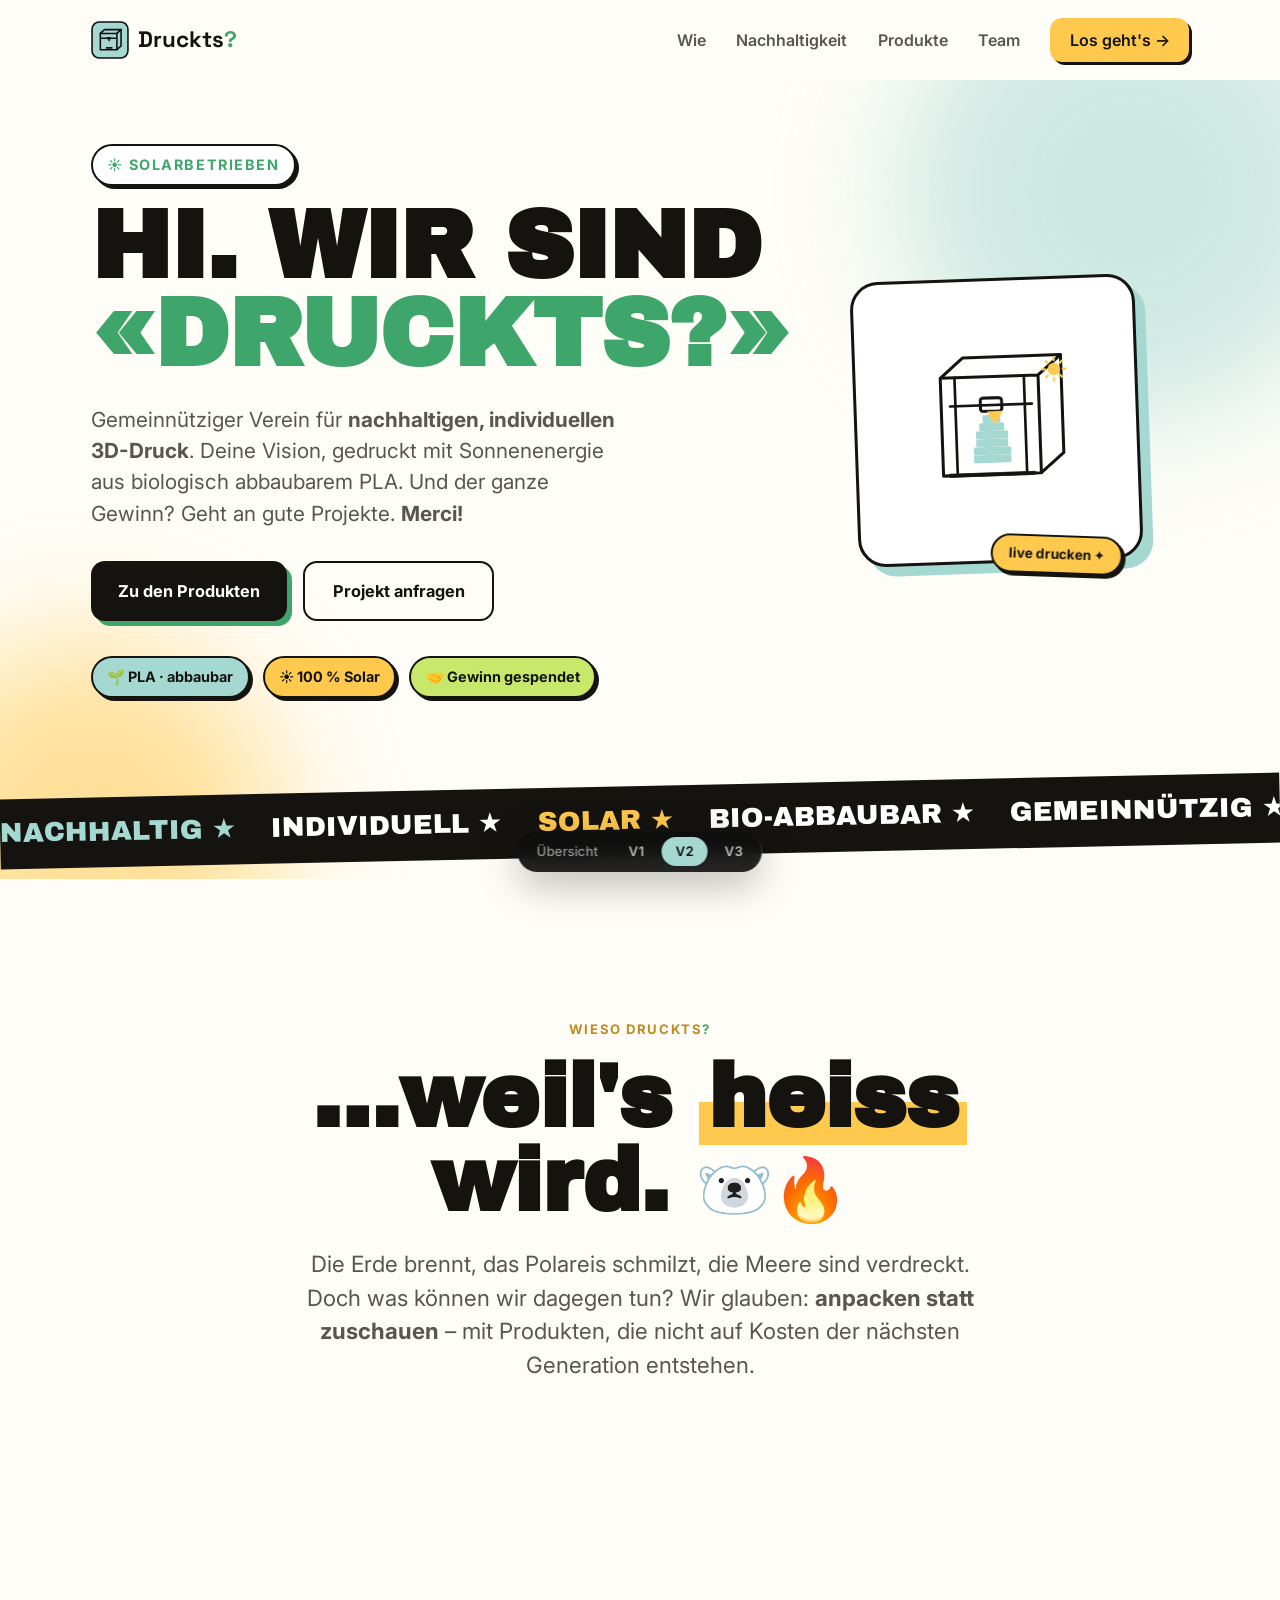
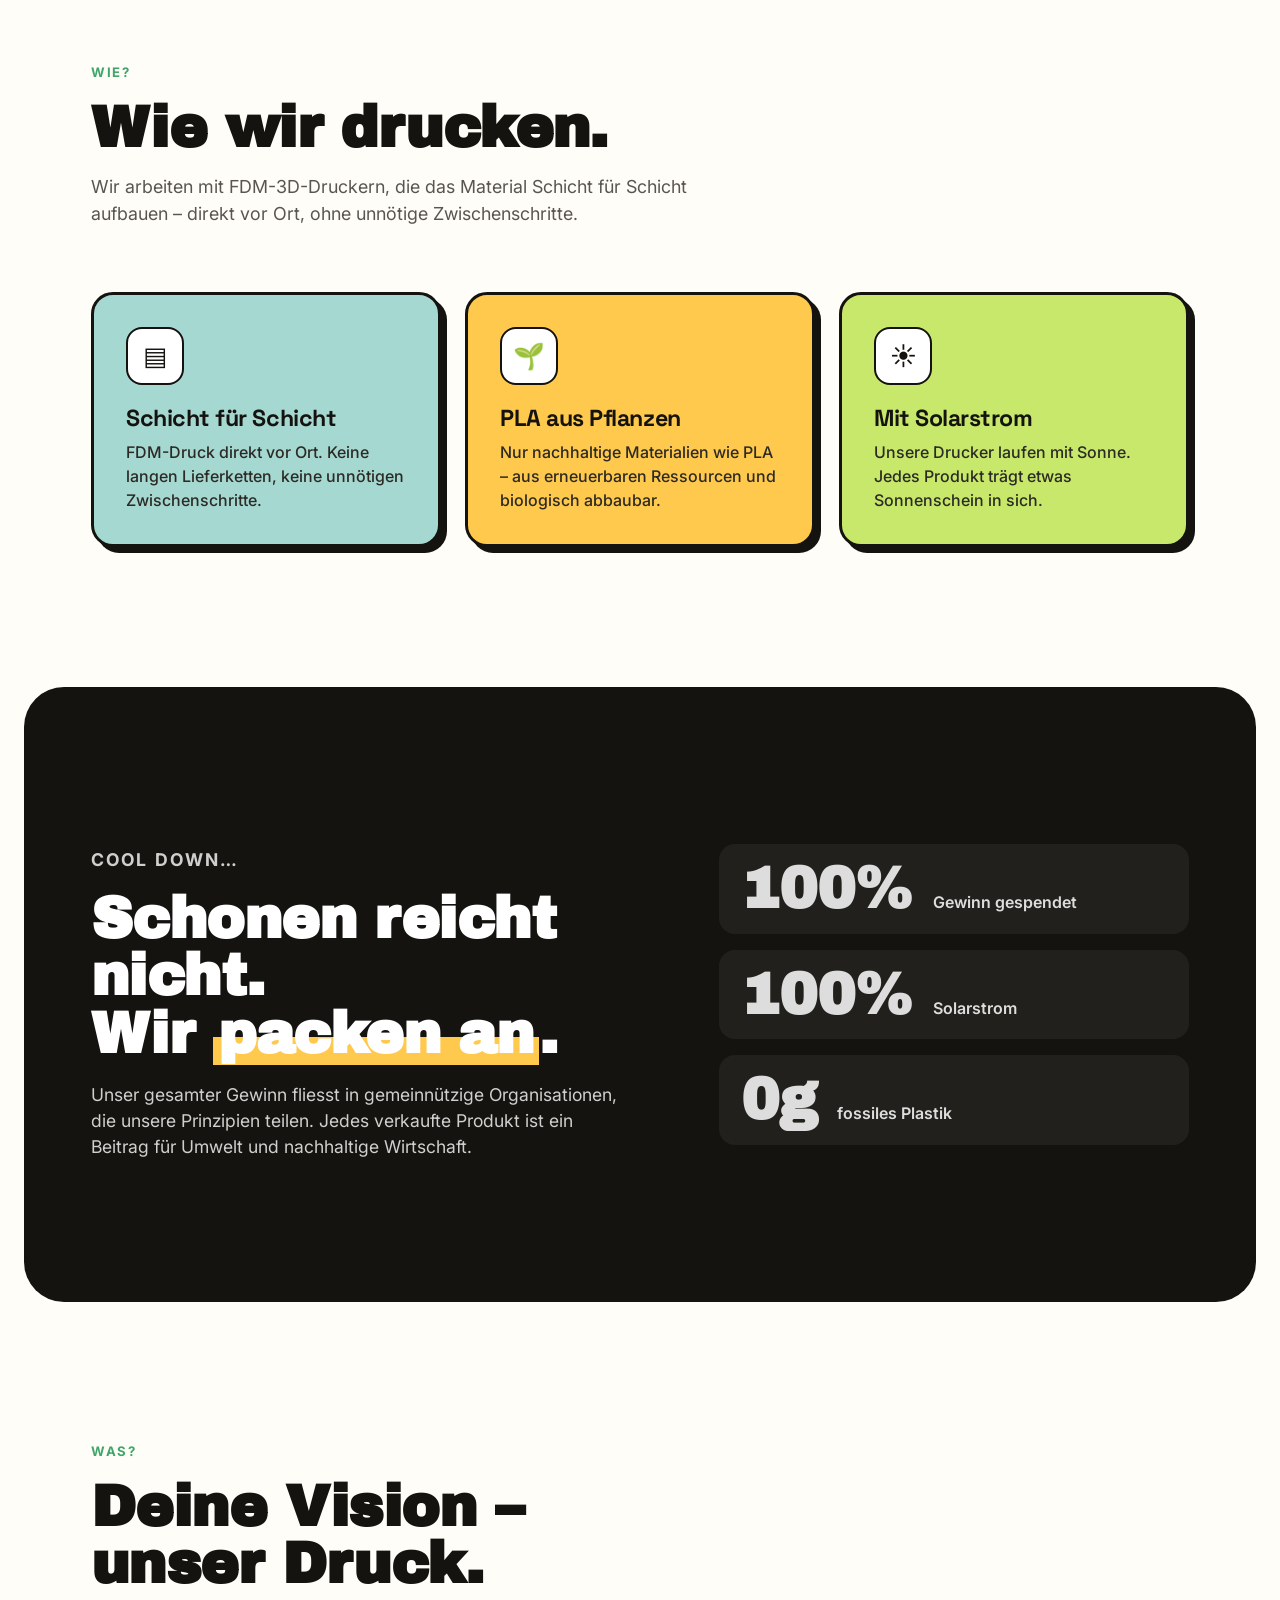
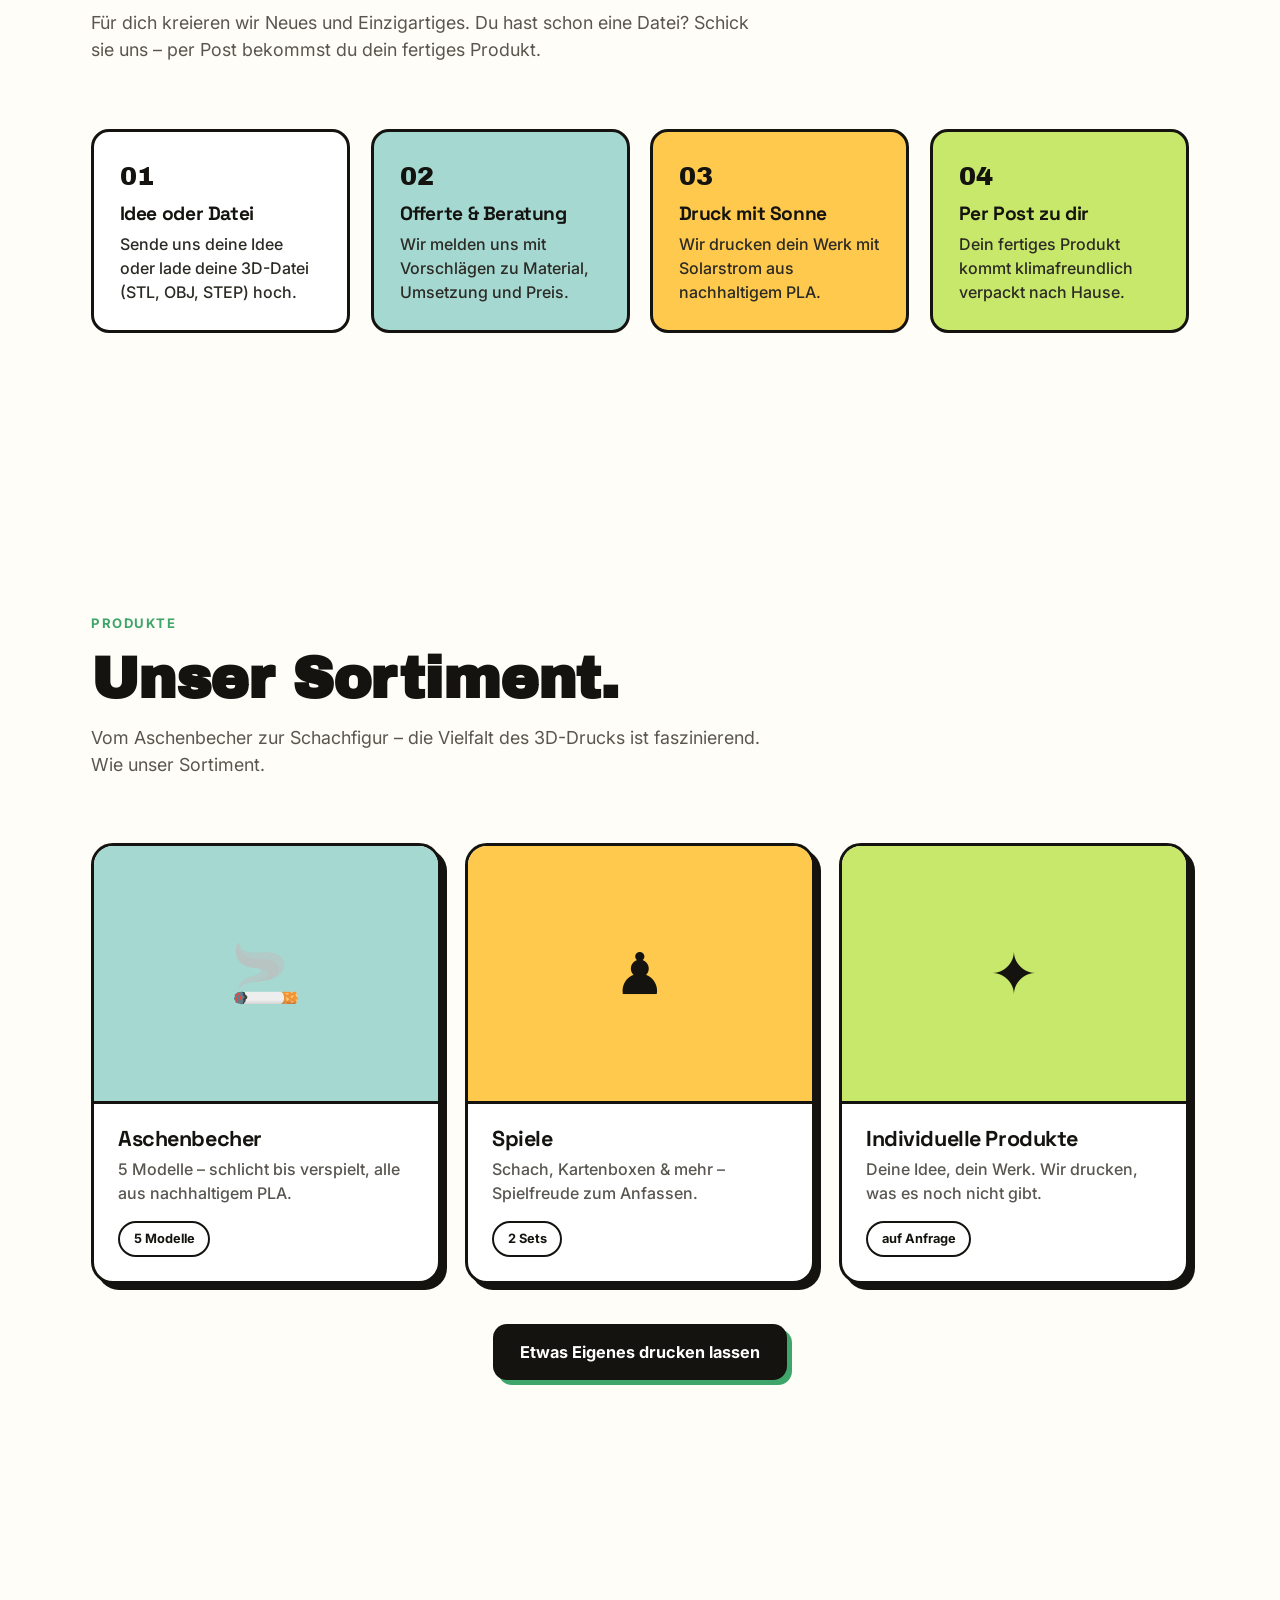
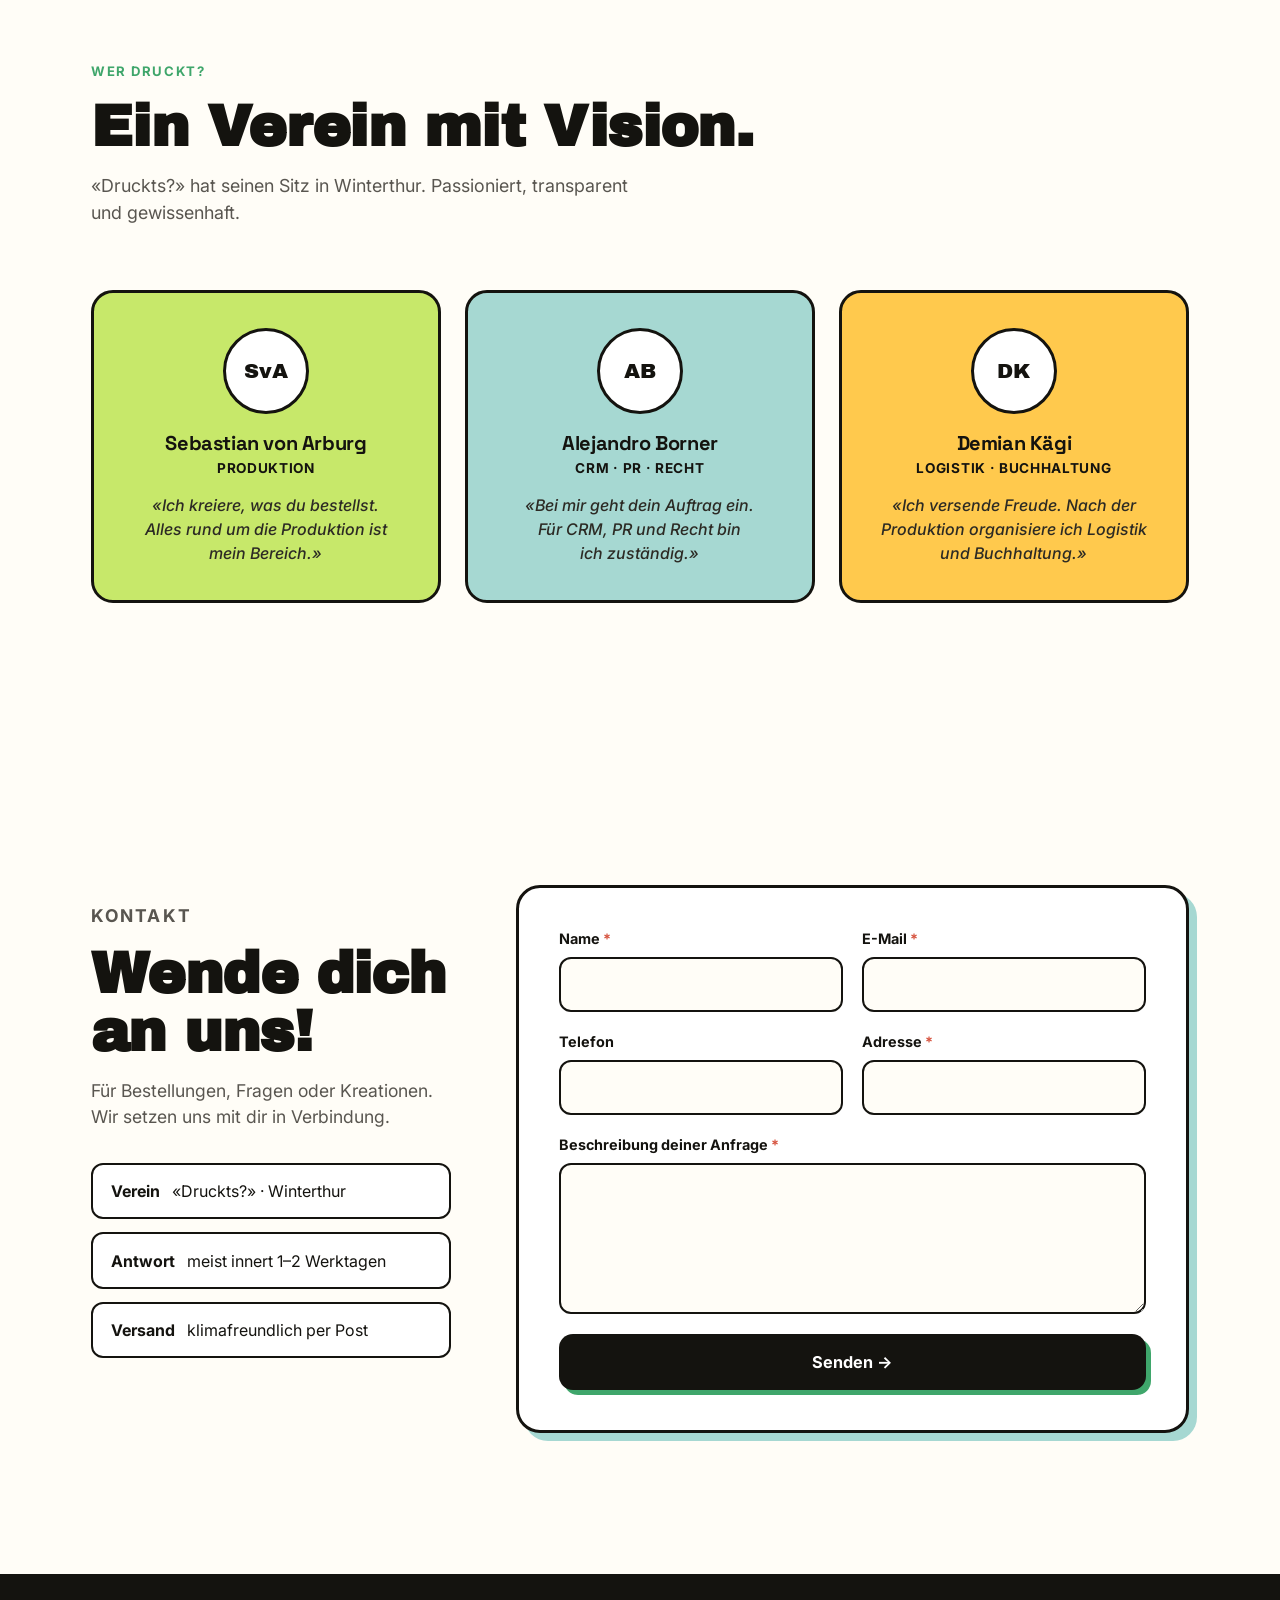
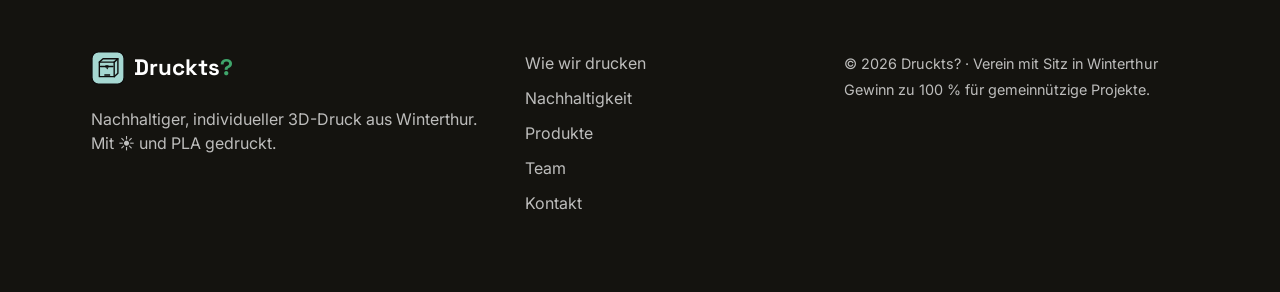
<file: versions/v2/index.html>
<!DOCTYPE html>
<html lang="de-CH">
<head>
  <meta charset="UTF-8">
  <meta name="viewport" content="width=device-width, initial-scale=1">
  <title>Druckts? — 3D-Druck mit Sonnenschein drin</title>
  <meta name="description" content="Druckts? ist ein gemeinnütziger Verein für nachhaltigen, individuellen 3D-Druck. Gedruckt mit Solarstrom aus biologisch abbaubarem PLA – der ganze Gewinn fliesst in gemeinnützige Projekte.">
  <link rel="icon" href="../../assets/svg/favicon.svg" type="image/svg+xml">
  <meta name="theme-color" content="#A6D8D2">

  <link rel="preconnect" href="https://fonts.googleapis.com">
  <link rel="preconnect" href="https://fonts.gstatic.com" crossorigin>
  <link href="https://fonts.googleapis.com/css2?family=Space+Grotesk:wght@500;700&family=Archivo+Black&family=Inter:wght@400;500;600;700&display=swap" rel="stylesheet">

  <link rel="stylesheet" href="../../assets/css/base.css">
  <link rel="stylesheet" href="../../assets/css/v2.css">
</head>
<body class="v2">
  <a class="skip-link" href="#main">Zum Inhalt springen</a>

  <header class="site-header" data-header>
    <div class="container site-header__bar">
      <a class="brand" href="#top" aria-label="Druckts? Startseite">
        <img src="../../assets/svg/favicon.svg" alt="" width="38" height="38">
        <span>Druckts<span class="brand__q">?</span></span>
      </a>
      <nav class="nav" data-nav aria-label="Hauptnavigation">
        <a href="#wie">Wie</a>
        <a href="#nachhaltigkeit">Nachhaltigkeit</a>
        <a href="#produkte">Produkte</a>
        <a href="#team">Team</a>
        <a class="nav__cta" href="#kontakt">Los geht's →</a>
      </nav>
      <button class="nav-toggle" data-nav-toggle aria-expanded="false" aria-label="Menü öffnen">
        <span></span><span></span><span></span>
      </button>
    </div>
  </header>

  <main id="main">
    <span id="top"></span>

    <!-- Hero -->
    <section class="hero">
      <div class="hero__blob hero__blob--1" aria-hidden="true"></div>
      <div class="hero__blob hero__blob--2" aria-hidden="true"></div>
      <div class="container hero__grid">
        <div class="hero__copy">
          <p class="eyebrow reveal"><span class="sticker">☀️ Solarbetrieben</span></p>
          <h1 class="hero__title reveal" style="--reveal-delay:60ms">
            HI. WIR SIND<br>
            <span class="hero__brand">«DRUCKTS<span class="brand__q">?</span>»</span>
          </h1>
          <p class="hero__lead reveal" style="--reveal-delay:140ms">
            Gemeinnütziger Verein für <strong>nachhaltigen, individuellen 3D-Druck</strong>.
            Deine Vision, gedruckt mit Sonnenenergie aus biologisch abbaubarem PLA.
            Und der ganze Gewinn? Geht an gute Projekte. <strong>Merci!</strong>
          </p>
          <div class="hero__actions reveal" style="--reveal-delay:220ms">
            <a class="btn btn--solid" href="#produkte">Zu den Produkten</a>
            <a class="btn btn--ghost" href="#kontakt">Projekt anfragen</a>
          </div>
          <ul class="hero__badges reveal" style="--reveal-delay:300ms">
            <li class="sticker sticker--mint">🌱 PLA · abbaubar</li>
            <li class="sticker sticker--solar">☀️ 100 % Solar</li>
            <li class="sticker sticker--leaf">🤝 Gewinn gespendet</li>
          </ul>
        </div>
        <div class="hero__art reveal" style="--reveal-delay:180ms">
          <div class="hero__art-card">
            <div data-printer class="hero__printer"></div>
            <span class="hero__art-tag">live drucken ✦</span>
          </div>
        </div>
      </div>
      <div class="marquee" aria-hidden="true">
        <div class="marquee__track">
          <span>NACHHALTIG ★</span><span>INDIVIDUELL ★</span><span>SOLAR ★</span><span>BIO-ABBAUBAR ★</span><span>GEMEINNÜTZIG ★</span>
          <span>NACHHALTIG ★</span><span>INDIVIDUELL ★</span><span>SOLAR ★</span><span>BIO-ABBAUBAR ★</span><span>GEMEINNÜTZIG ★</span>
        </div>
      </div>
    </section>

    <!-- Wieso -->
    <section class="why" id="warum">
      <div class="container">
        <p class="eyebrow eyebrow--solar reveal">Wieso Druckts<span class="brand__q">?</span></p>
        <h2 class="why__statement reveal" style="--reveal-delay:80ms">
          …weil's <span class="hl">heiss</span> wird. <span class="why__emoji">🐻‍❄️🔥</span>
        </h2>
        <p class="why__body reveal" style="--reveal-delay:160ms">
          Die Erde brennt, das Polareis schmilzt, die Meere sind verdreckt. Doch was können
          wir dagegen tun? Wir glauben: <strong>anpacken statt zuschauen</strong> – mit
          Produkten, die nicht auf Kosten der nächsten Generation entstehen.
        </p>
      </div>
    </section>

    <!-- Wie -->
    <section class="how" id="wie">
      <div class="container">
        <div class="section-head reveal">
          <p class="eyebrow">Wie?</p>
          <h2 class="section-title">Wie wir drucken.</h2>
          <p class="section-intro">
            Wir arbeiten mit FDM-3D-Druckern, die das Material Schicht für Schicht aufbauen –
            direkt vor Ort, ohne unnötige Zwischenschritte.
          </p>
        </div>
        <div class="cards-3">
          <article class="card card--mint reveal">
            <div class="card__icon" aria-hidden="true">▤</div>
            <h3>Schicht für Schicht</h3>
            <p>FDM-Druck direkt vor Ort. Keine langen Lieferketten, keine unnötigen Zwischenschritte.</p>
          </article>
          <article class="card card--solar reveal" style="--reveal-delay:100ms">
            <div class="card__icon" aria-hidden="true">🌱</div>
            <h3>PLA aus Pflanzen</h3>
            <p>Nur nachhaltige Materialien wie PLA – aus erneuerbaren Ressourcen und biologisch abbaubar.</p>
          </article>
          <article class="card card--leaf reveal" style="--reveal-delay:200ms">
            <div class="card__icon" aria-hidden="true">☀️</div>
            <h3>Mit Solarstrom</h3>
            <p>Unsere Drucker laufen mit Sonne. Jedes Produkt trägt etwas Sonnenschein in sich.</p>
          </article>
        </div>
      </div>
    </section>

    <!-- Cool down -->
    <section class="impact" id="nachhaltigkeit">
      <div class="container impact__grid">
        <div class="impact__copy reveal">
          <p class="eyebrow eyebrow--light">Cool down…</p>
          <h2 class="section-title">Schonen reicht nicht.<br>Wir <span class="hl">packen an</span>.</h2>
          <p>
            Unser gesamter Gewinn fliesst in gemeinnützige Organisationen, die unsere
            Prinzipien teilen. Jedes verkaufte Produkt ist ein Beitrag für Umwelt und
            nachhaltige Wirtschaft.
          </p>
        </div>
        <ul class="stats reveal" style="--reveal-delay:120ms">
          <li><strong><span data-count="100" data-suffix="%">0%</span></strong><span>Gewinn gespendet</span></li>
          <li><strong><span data-count="100" data-suffix="%">0%</span></strong><span>Solarstrom</span></li>
          <li><strong><span data-count="0" data-suffix="g">0g</span></strong><span>fossiles Plastik</span></li>
        </ul>
      </div>
    </section>

    <!-- Was -->
    <section class="process" id="was">
      <div class="container">
        <div class="section-head reveal">
          <p class="eyebrow">Was?</p>
          <h2 class="section-title">Deine Vision – unser Druck.</h2>
          <p class="section-intro">
            Für dich kreieren wir Neues und Einzigartiges. Du hast schon eine Datei?
            Schick sie uns – per Post bekommst du dein fertiges Produkt.
          </p>
        </div>
        <ol class="steps">
          <li class="step reveal"><span class="step__num">01</span><h3>Idee oder Datei</h3><p>Sende uns deine Idee oder lade deine 3D-Datei (STL, OBJ, STEP) hoch.</p></li>
          <li class="step reveal" style="--reveal-delay:100ms"><span class="step__num">02</span><h3>Offerte & Beratung</h3><p>Wir melden uns mit Vorschlägen zu Material, Umsetzung und Preis.</p></li>
          <li class="step reveal" style="--reveal-delay:200ms"><span class="step__num">03</span><h3>Druck mit Sonne</h3><p>Wir drucken dein Werk mit Solarstrom aus nachhaltigem PLA.</p></li>
          <li class="step reveal" style="--reveal-delay:300ms"><span class="step__num">04</span><h3>Per Post zu dir</h3><p>Dein fertiges Produkt kommt klimafreundlich verpackt nach Hause.</p></li>
        </ol>
      </div>
    </section>

    <!-- Produkte -->
    <section class="products" id="produkte">
      <div class="container">
        <div class="section-head reveal">
          <p class="eyebrow">Produkte</p>
          <h2 class="section-title">Unser Sortiment.</h2>
          <p class="section-intro">Vom Aschenbecher zur Schachfigur – die Vielfalt des 3D-Drucks ist faszinierend. Wie unser Sortiment.</p>
        </div>
        <div class="products__grid">
          <article class="product reveal">
            <div class="product__media product__media--ash"><span>🚬</span></div>
            <div class="product__body"><h3>Aschenbecher</h3><p>5 Modelle – schlicht bis verspielt, alle aus nachhaltigem PLA.</p><span class="product__tag">5 Modelle</span></div>
          </article>
          <article class="product reveal" style="--reveal-delay:100ms">
            <div class="product__media product__media--games"><span>♟️</span></div>
            <div class="product__body"><h3>Spiele</h3><p>Schach, Kartenboxen & mehr – Spielfreude zum Anfassen.</p><span class="product__tag">2 Sets</span></div>
          </article>
          <article class="product reveal" style="--reveal-delay:200ms">
            <div class="product__media product__media--custom"><span>✦</span></div>
            <div class="product__body"><h3>Individuelle Produkte</h3><p>Deine Idee, dein Werk. Wir drucken, was es noch nicht gibt.</p><span class="product__tag">auf Anfrage</span></div>
          </article>
        </div>
        <div class="products__cta reveal"><a class="btn btn--solid" href="#kontakt">Etwas Eigenes drucken lassen</a></div>
      </div>
    </section>

    <!-- Team -->
    <section class="team" id="team">
      <div class="container">
        <div class="section-head reveal">
          <p class="eyebrow">Wer druckt?</p>
          <h2 class="section-title">Ein Verein mit Vision.</h2>
          <p class="section-intro">«Druckts?» hat seinen Sitz in Winterthur. Passioniert, transparent und gewissenhaft.</p>
        </div>
        <div class="team__grid">
          <article class="member reveal"><div class="member__avatar" aria-hidden="true">SvA</div><h3>Sebastian von Arburg</h3><p class="member__role">Produktion</p><p class="member__bio">«Ich kreiere, was du bestellst. Alles rund um die Produktion ist mein Bereich.»</p></article>
          <article class="member reveal" style="--reveal-delay:100ms"><div class="member__avatar" aria-hidden="true">AB</div><h3>Alejandro Borner</h3><p class="member__role">CRM · PR · Recht</p><p class="member__bio">«Bei mir geht dein Auftrag ein. Für CRM, PR und Recht bin ich zuständig.»</p></article>
          <article class="member reveal" style="--reveal-delay:200ms"><div class="member__avatar" aria-hidden="true">DK</div><h3>Demian Kägi</h3><p class="member__role">Logistik · Buchhaltung</p><p class="member__bio">«Ich versende Freude. Nach der Produktion organisiere ich Logistik und Buchhaltung.»</p></article>
        </div>
      </div>
    </section>

    <!-- Kontakt -->
    <section class="contact" id="kontakt">
      <div class="container contact__grid">
        <div class="contact__intro reveal">
          <p class="eyebrow eyebrow--solar">Kontakt</p>
          <h2 class="section-title">Wende dich an uns!</h2>
          <p>Für Bestellungen, Fragen oder Kreationen. Wir setzen uns mit dir in Verbindung.</p>
          <ul class="contact__facts">
            <li><strong>Verein</strong> «Druckts?» · Winterthur</li>
            <li><strong>Antwort</strong> meist innert 1–2 Werktagen</li>
            <li><strong>Versand</strong> klimafreundlich per Post</li>
          </ul>
        </div>
        <form class="form reveal" name="kontakt" method="POST" data-netlify="true" netlify-honeypot="bot-field" style="--reveal-delay:120ms">
          <input type="hidden" name="form-name" value="kontakt">
          <p class="form__hp"><label>Bitte leer lassen: <input name="bot-field"></label></p>
          <div class="field"><label for="name">Name <span>*</span></label><input id="name" name="name" type="text" required autocomplete="name"></div>
          <div class="field"><label for="email">E-Mail <span>*</span></label><input id="email" name="email" type="email" required autocomplete="email"></div>
          <div class="field"><label for="phone">Telefon</label><input id="phone" name="telefon" type="tel" autocomplete="tel"></div>
          <div class="field"><label for="address">Adresse <span>*</span></label><input id="address" name="adresse" type="text" required autocomplete="street-address"></div>
          <div class="field field--full"><label for="message">Beschreibung deiner Anfrage <span>*</span></label><textarea id="message" name="beschreibung" rows="5" required></textarea></div>
          <button class="btn btn--solid btn--block" type="submit">Senden →</button>
        </form>
      </div>
    </section>
  </main>

  <footer class="site-footer">
    <div class="container site-footer__grid">
      <div class="site-footer__brand">
        <a class="brand brand--light" href="#top"><img src="../../assets/svg/favicon.svg" alt="" width="34" height="34"><span>Druckts<span class="brand__q">?</span></span></a>
        <p>Nachhaltiger, individueller 3D-Druck aus Winterthur. Mit ☀️ und PLA gedruckt.</p>
      </div>
      <nav class="site-footer__nav" aria-label="Footer">
        <a href="#wie">Wie wir drucken</a><a href="#nachhaltigkeit">Nachhaltigkeit</a><a href="#produkte">Produkte</a><a href="#team">Team</a><a href="#kontakt">Kontakt</a>
      </nav>
      <div class="site-footer__meta">
        <p>© <span id="year">2026</span> Druckts? · Verein mit Sitz in Winterthur</p>
        <p>Gewinn zu 100 % für gemeinnützige Projekte.</p>
      </div>
    </div>
  </footer>

  <nav class="vswitch" aria-label="Design-Version wählen">
    <a class="vswitch__home" href="../../index.html">Übersicht</a>
    <a href="../v1/index.html">V1</a>
    <a href="../v2/index.html" aria-current="page">V2</a>
    <a href="../v3/index.html">V3</a>
  </nav>

  <script>document.getElementById('year').textContent = new Date().getFullYear();</script>
  <script src="../../assets/js/printer.js" defer></script>
  <script src="../../assets/js/reveal.js" defer></script>
</body>
</html>
</file>
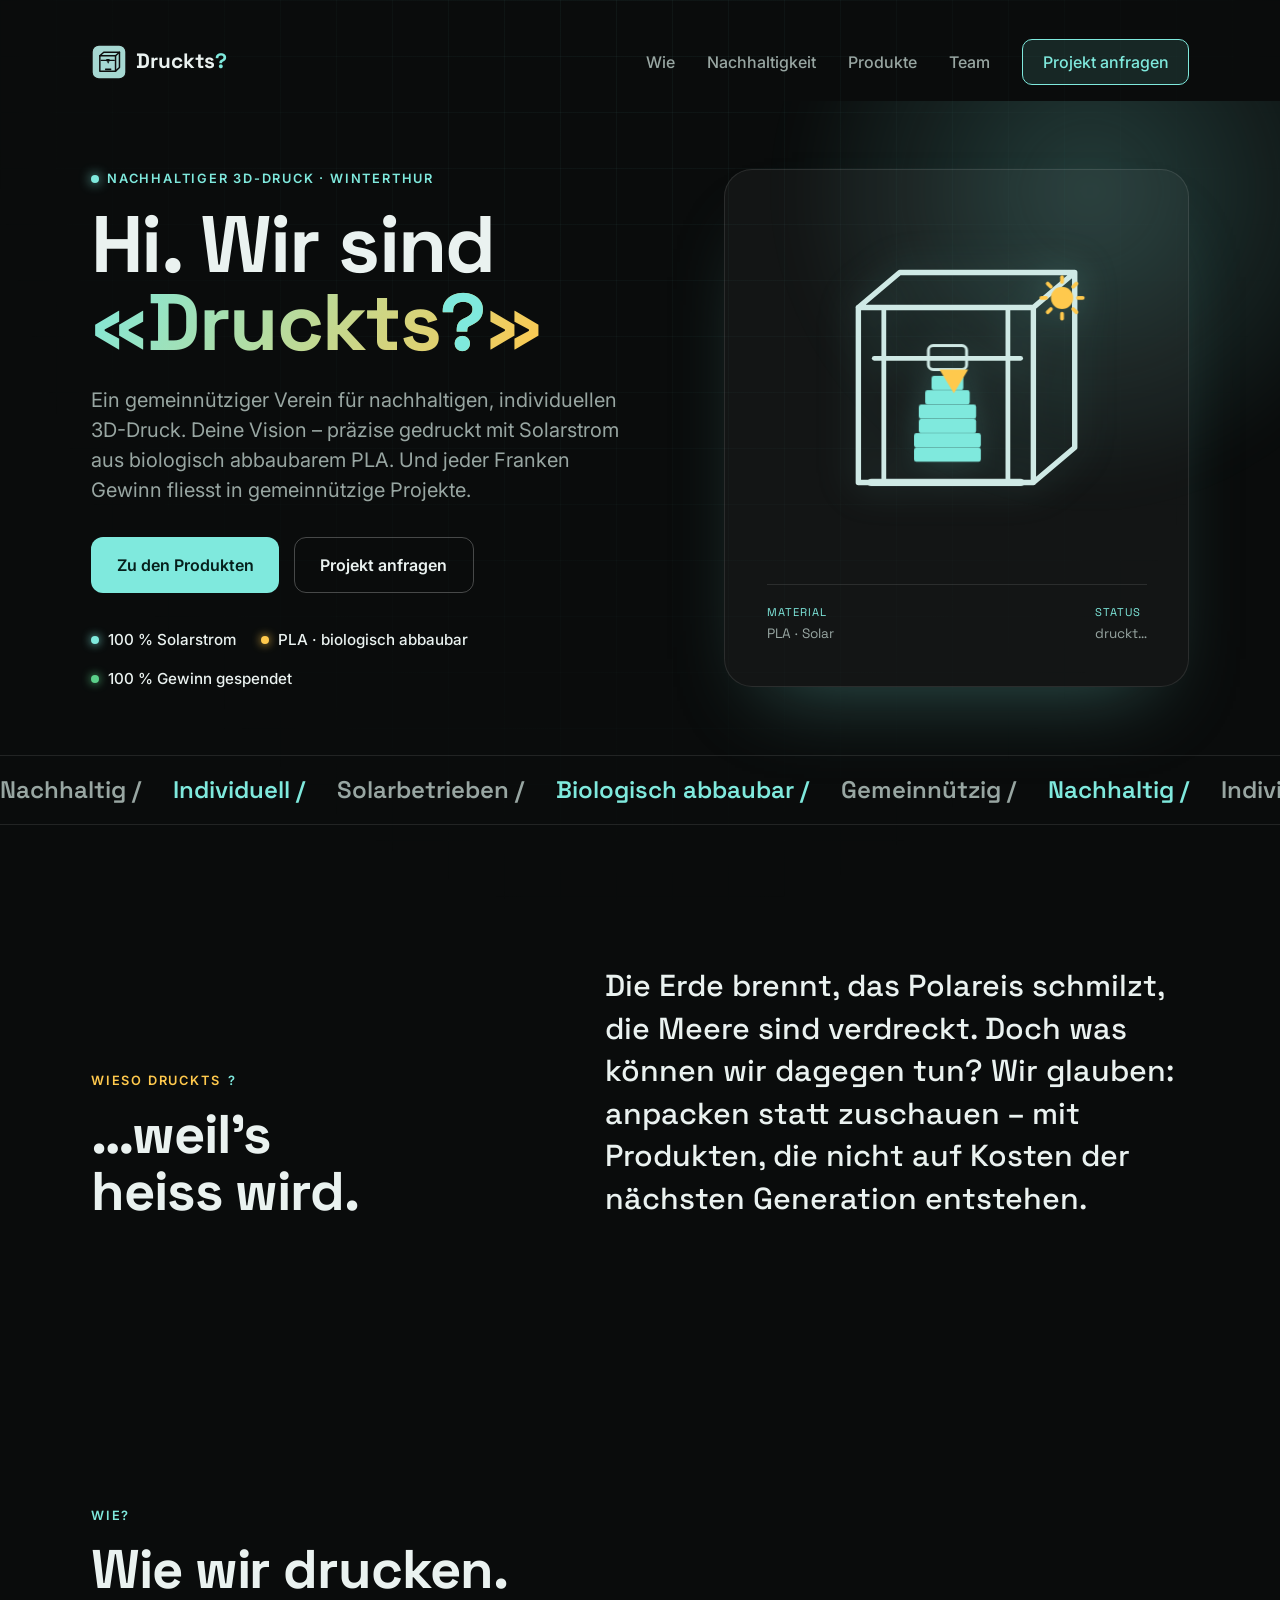
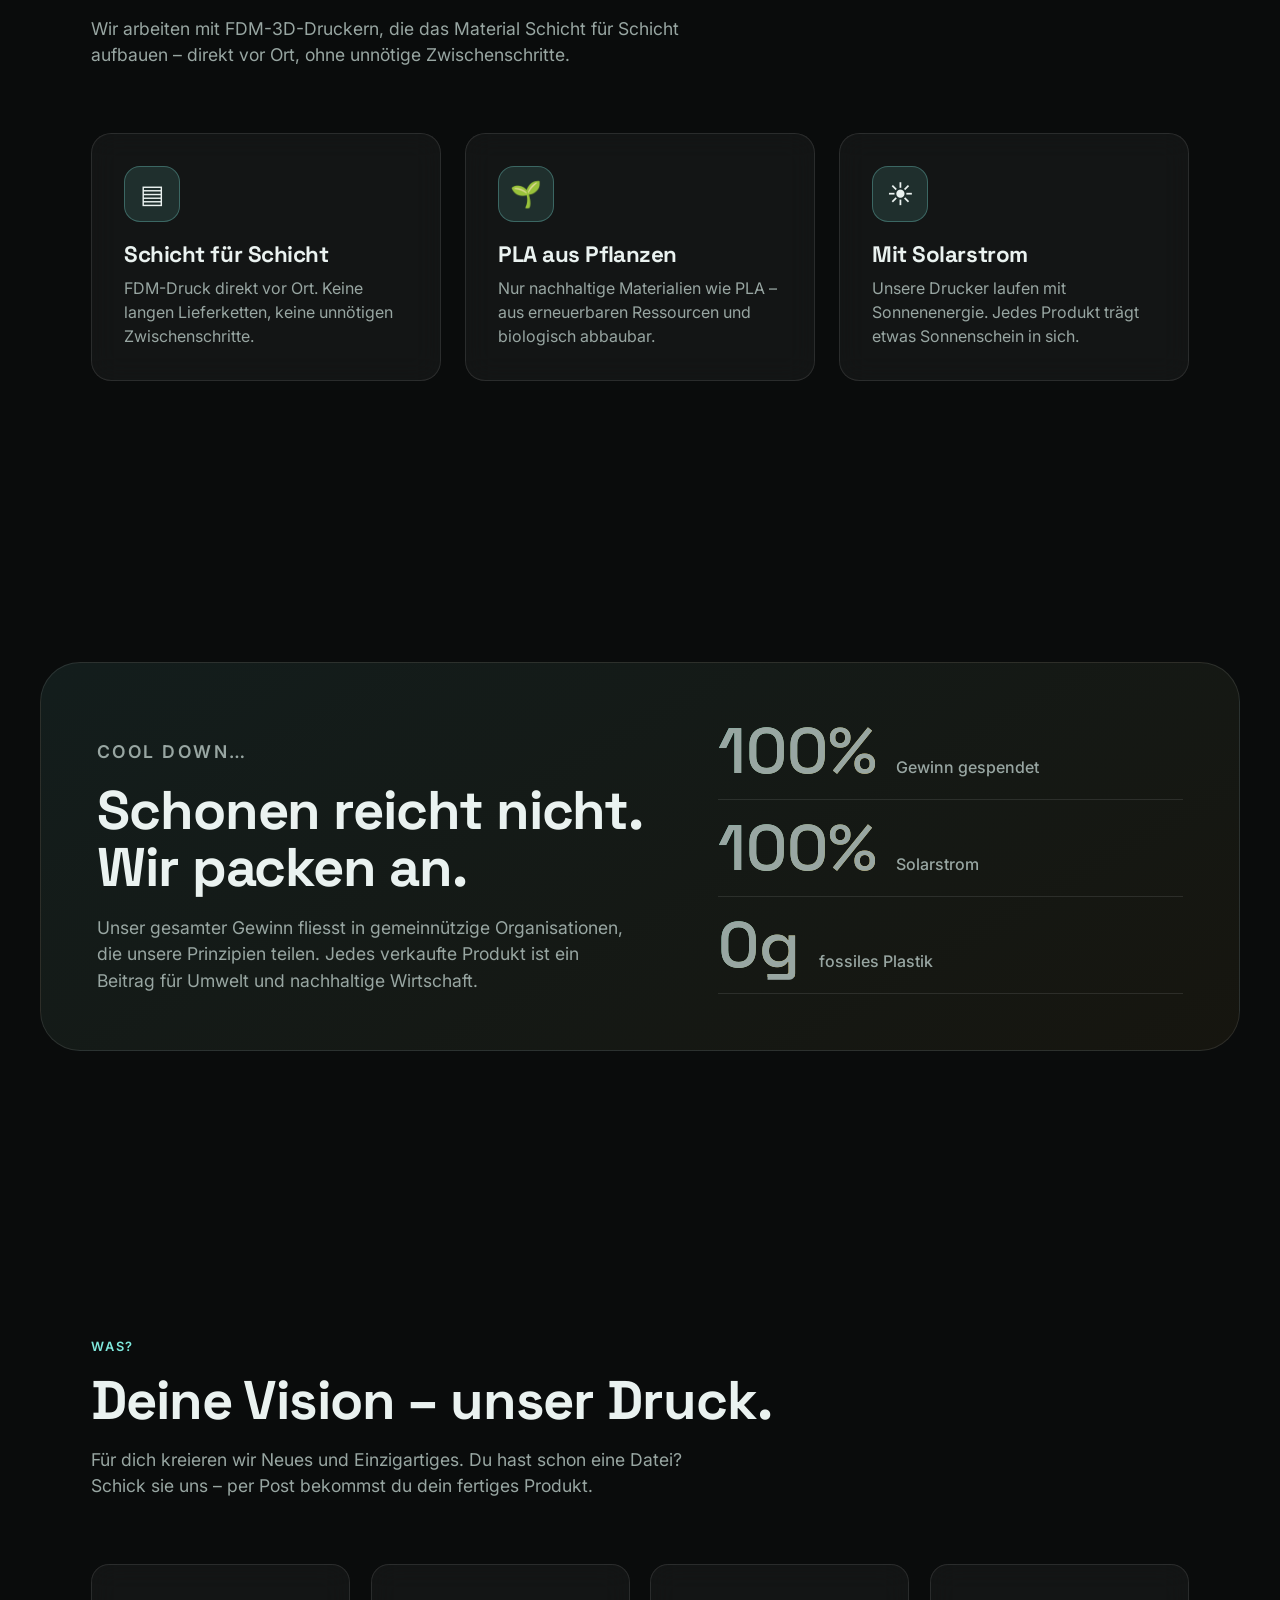
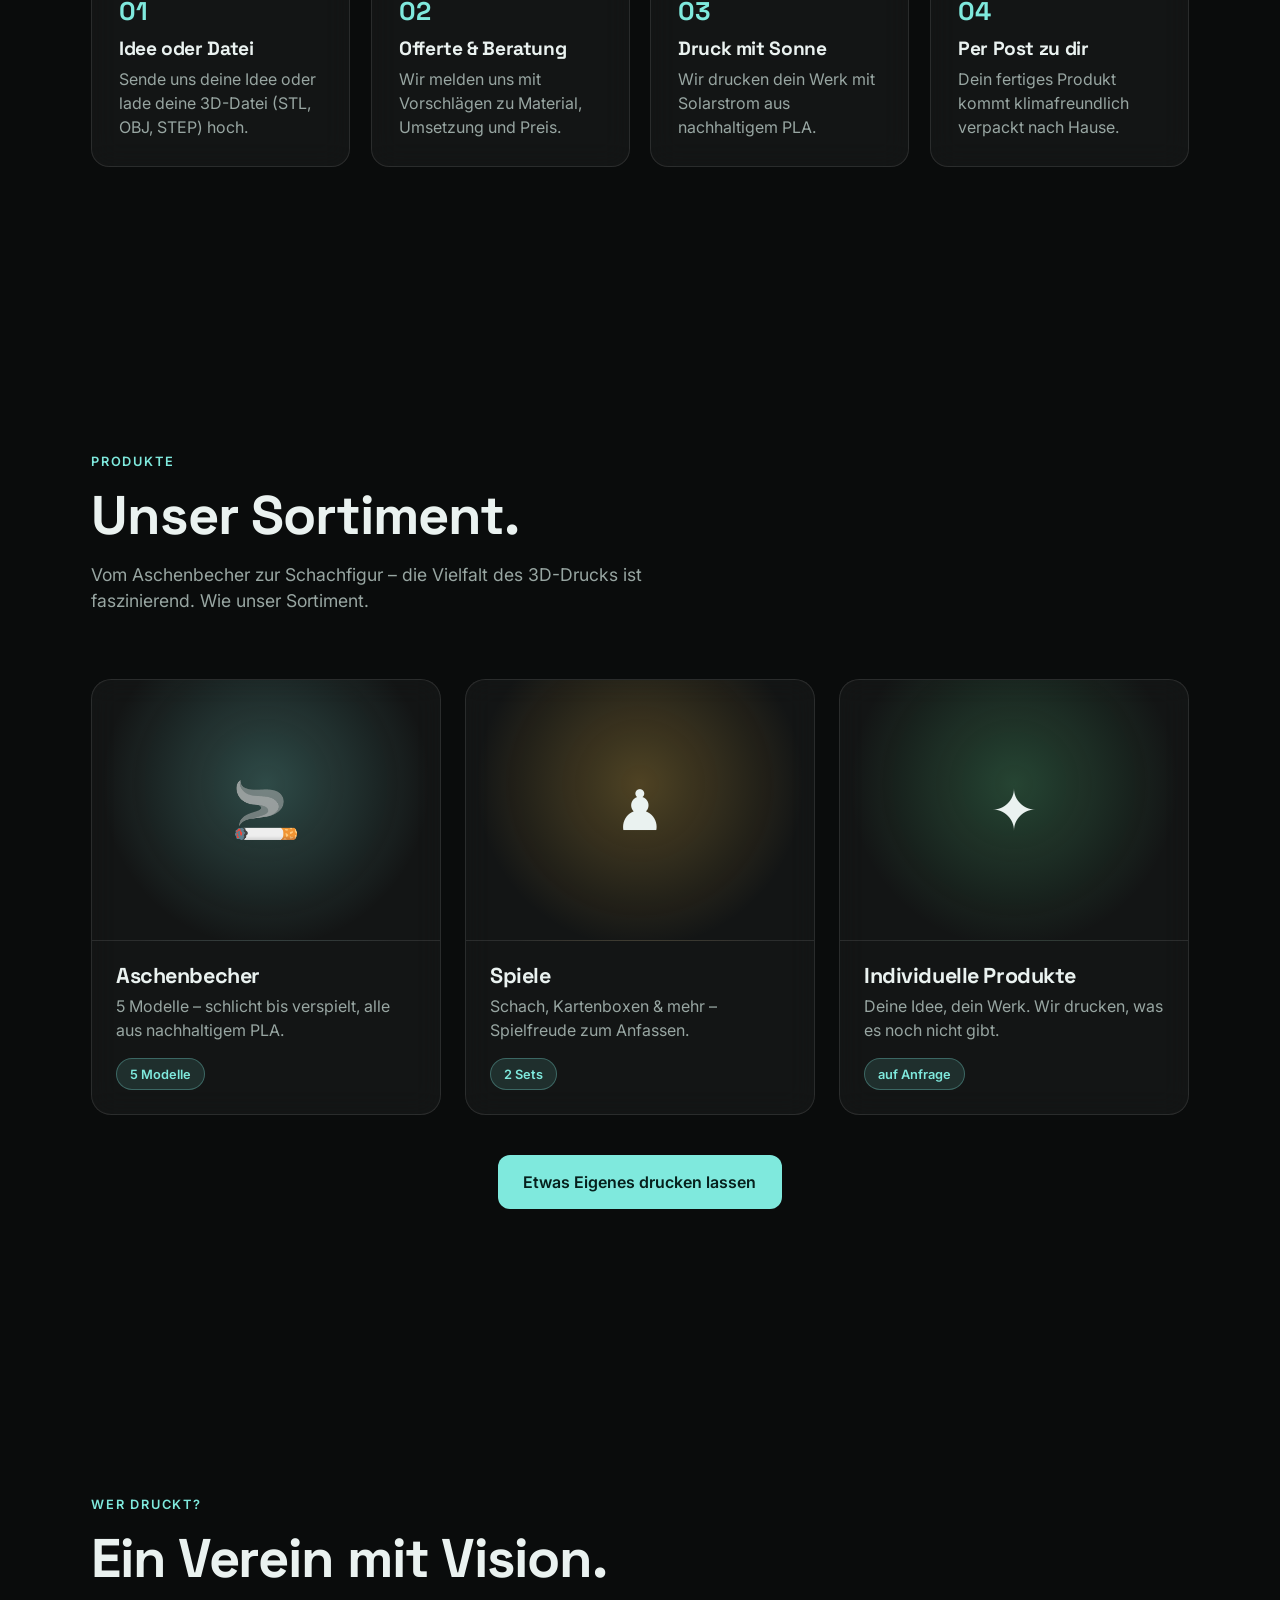
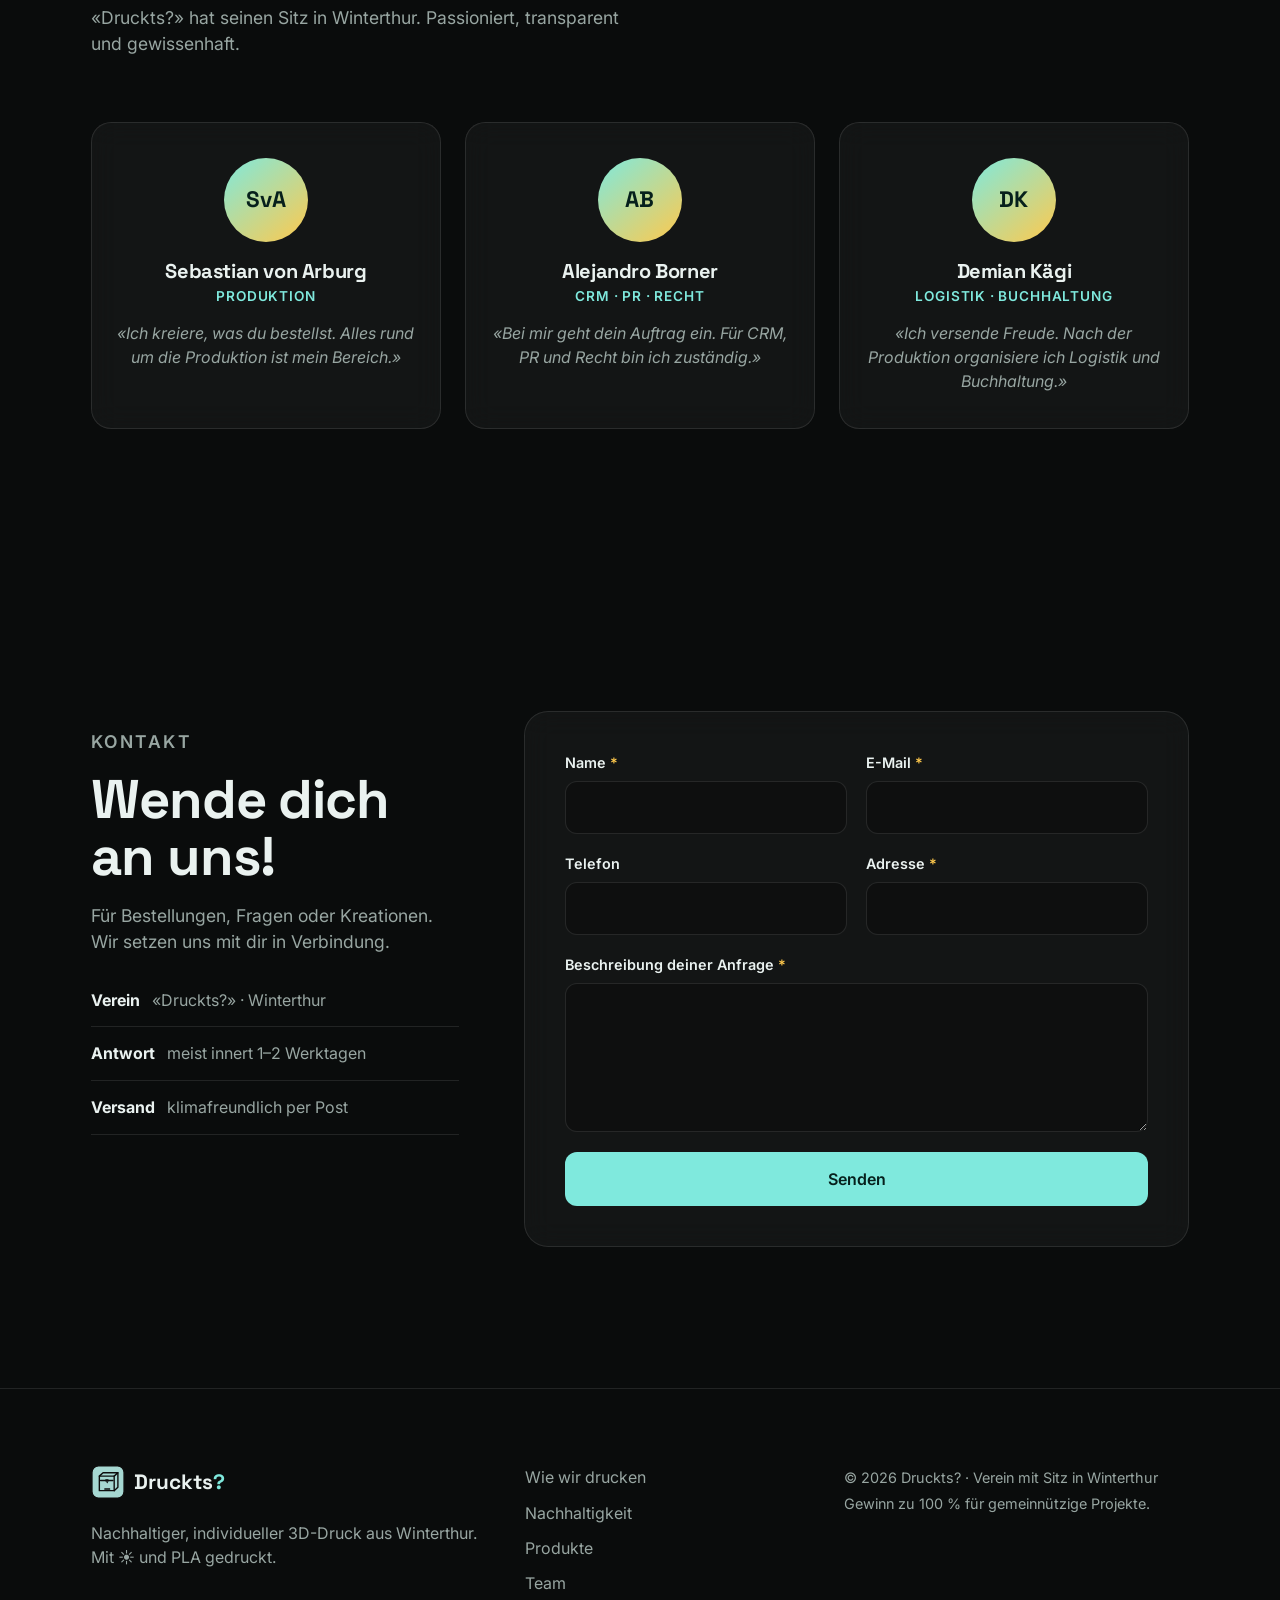
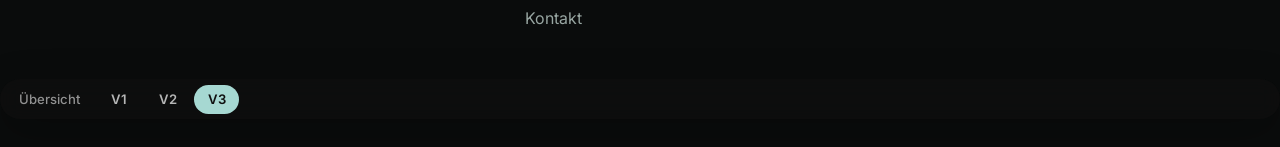
<file: versions/v3/index.html>
<!DOCTYPE html>
<html lang="de-CH">
<head>
  <meta charset="UTF-8">
  <meta name="viewport" content="width=device-width, initial-scale=1">
  <title>Druckts? — Präziser, nachhaltiger 3D-Druck</title>
  <meta name="description" content="Druckts? ist ein gemeinnütziger Verein für nachhaltigen, individuellen 3D-Druck. Gedruckt mit Solarstrom aus biologisch abbaubarem PLA – der ganze Gewinn fliesst in gemeinnützige Projekte.">
  <link rel="icon" href="../../assets/svg/favicon.svg" type="image/svg+xml">
  <meta name="theme-color" content="#0E0E0E">

  <link rel="preconnect" href="https://fonts.googleapis.com">
  <link rel="preconnect" href="https://fonts.gstatic.com" crossorigin>
  <link href="https://fonts.googleapis.com/css2?family=Space+Grotesk:wght@500;600;700&family=Inter:wght@400;500;600&display=swap" rel="stylesheet">

  <link rel="stylesheet" href="../../assets/css/base.css">
  <link rel="stylesheet" href="../../assets/css/v3.css">
</head>
<body class="v3">
  <a class="skip-link" href="#main">Zum Inhalt springen</a>
  <div class="bg-grid" aria-hidden="true"></div>

  <header class="site-header" data-header>
    <div class="container site-header__bar">
      <a class="brand" href="#top" aria-label="Druckts? Startseite">
        <img src="../../assets/svg/favicon.svg" alt="" width="36" height="36">
        <span>Druckts<span class="brand__q">?</span></span>
      </a>
      <nav class="nav" data-nav aria-label="Hauptnavigation">
        <a href="#wie">Wie</a>
        <a href="#nachhaltigkeit">Nachhaltigkeit</a>
        <a href="#produkte">Produkte</a>
        <a href="#team">Team</a>
        <a class="nav__cta" href="#kontakt">Projekt anfragen</a>
      </nav>
      <button class="nav-toggle" data-nav-toggle aria-expanded="false" aria-label="Menü öffnen">
        <span></span><span></span><span></span>
      </button>
    </div>
  </header>

  <main id="main">
    <span id="top"></span>

    <!-- Hero -->
    <section class="hero">
      <div class="hero__glow" aria-hidden="true"></div>
      <div class="container hero__grid">
        <div class="hero__copy">
          <p class="eyebrow reveal"><span class="dot"></span> Nachhaltiger 3D-Druck · Winterthur</p>
          <h1 class="hero__title reveal" style="--reveal-delay:80ms">
            Hi. Wir sind<br><span class="hero__brand">«Druckts<span class="brand__q">?</span>»</span>
          </h1>
          <p class="hero__lead reveal" style="--reveal-delay:160ms">
            Ein gemeinnütziger Verein für nachhaltigen, individuellen 3D-Druck. Deine Vision –
            präzise gedruckt mit Solarstrom aus biologisch abbaubarem PLA. Und jeder Franken
            Gewinn fliesst in gemeinnützige Projekte.
          </p>
          <div class="hero__actions reveal" style="--reveal-delay:240ms">
            <a class="btn btn--solid" href="#produkte">Zu den Produkten</a>
            <a class="btn btn--ghost" href="#kontakt">Projekt anfragen</a>
          </div>
          <ul class="hero__badges reveal" style="--reveal-delay:320ms">
            <li><span class="dot dot--mint"></span> 100 % Solarstrom</li>
            <li><span class="dot dot--solar"></span> PLA · biologisch abbaubar</li>
            <li><span class="dot dot--leaf"></span> 100 % Gewinn gespendet</li>
          </ul>
        </div>
        <div class="hero__art reveal" style="--reveal-delay:200ms">
          <div class="hero__art-card glass">
            <div data-printer class="hero__printer"></div>
            <div class="hero__art-readout">
              <span><i>Material</i> PLA · Solar</span>
              <span><i>Status</i> druckt…</span>
            </div>
          </div>
        </div>
      </div>
      <div class="marquee" aria-hidden="true">
        <div class="marquee__track">
          <span>Nachhaltig /</span><span>Individuell /</span><span>Solarbetrieben /</span><span>Biologisch abbaubar /</span><span>Gemeinnützig /</span>
          <span>Nachhaltig /</span><span>Individuell /</span><span>Solarbetrieben /</span><span>Biologisch abbaubar /</span><span>Gemeinnützig /</span>
        </div>
      </div>
    </section>

    <!-- Wieso -->
    <section class="why" id="warum">
      <div class="container why__grid">
        <div class="why__head reveal">
          <p class="eyebrow eyebrow--solar">Wieso Druckts<span class="brand__q">?</span></p>
          <h2 class="section-title">…weil's heiss wird.</h2>
        </div>
        <p class="why__body reveal" style="--reveal-delay:120ms">
          Die Erde brennt, das Polareis schmilzt, die Meere sind verdreckt. Doch was können
          wir dagegen tun? Wir glauben: anpacken statt zuschauen – mit Produkten, die nicht
          auf Kosten der nächsten Generation entstehen.
        </p>
      </div>
    </section>

    <!-- Wie -->
    <section class="how" id="wie">
      <div class="container">
        <div class="section-head reveal">
          <p class="eyebrow">Wie?</p>
          <h2 class="section-title">Wie wir drucken.</h2>
          <p class="section-intro">Wir arbeiten mit FDM-3D-Druckern, die das Material Schicht für Schicht aufbauen – direkt vor Ort, ohne unnötige Zwischenschritte.</p>
        </div>
        <div class="cards-3">
          <article class="card glass reveal">
            <div class="card__icon" aria-hidden="true">▤</div>
            <h3>Schicht für Schicht</h3>
            <p>FDM-Druck direkt vor Ort. Keine langen Lieferketten, keine unnötigen Zwischenschritte.</p>
          </article>
          <article class="card glass reveal" style="--reveal-delay:100ms">
            <div class="card__icon" aria-hidden="true">🌱</div>
            <h3>PLA aus Pflanzen</h3>
            <p>Nur nachhaltige Materialien wie PLA – aus erneuerbaren Ressourcen und biologisch abbaubar.</p>
          </article>
          <article class="card glass reveal" style="--reveal-delay:200ms">
            <div class="card__icon" aria-hidden="true">☀️</div>
            <h3>Mit Solarstrom</h3>
            <p>Unsere Drucker laufen mit Sonnenenergie. Jedes Produkt trägt etwas Sonnenschein in sich.</p>
          </article>
        </div>
      </div>
    </section>

    <!-- Cool down -->
    <section class="impact" id="nachhaltigkeit">
      <div class="container impact__grid">
        <div class="impact__copy reveal">
          <p class="eyebrow eyebrow--solar">Cool down…</p>
          <h2 class="section-title">Schonen reicht nicht.<br>Wir packen an.</h2>
          <p>Unser gesamter Gewinn fliesst in gemeinnützige Organisationen, die unsere Prinzipien teilen. Jedes verkaufte Produkt ist ein Beitrag für Umwelt und nachhaltige Wirtschaft.</p>
        </div>
        <ul class="stats reveal" style="--reveal-delay:120ms">
          <li><strong><span data-count="100" data-suffix="%">0%</span></strong><span>Gewinn gespendet</span></li>
          <li><strong><span data-count="100" data-suffix="%">0%</span></strong><span>Solarstrom</span></li>
          <li><strong><span data-count="0" data-suffix="g">0g</span></strong><span>fossiles Plastik</span></li>
        </ul>
      </div>
    </section>

    <!-- Was -->
    <section class="process" id="was">
      <div class="container">
        <div class="section-head reveal">
          <p class="eyebrow">Was?</p>
          <h2 class="section-title">Deine Vision – unser Druck.</h2>
          <p class="section-intro">Für dich kreieren wir Neues und Einzigartiges. Du hast schon eine Datei? Schick sie uns – per Post bekommst du dein fertiges Produkt.</p>
        </div>
        <ol class="steps">
          <li class="step glass reveal"><span class="step__num">01</span><h3>Idee oder Datei</h3><p>Sende uns deine Idee oder lade deine 3D-Datei (STL, OBJ, STEP) hoch.</p></li>
          <li class="step glass reveal" style="--reveal-delay:100ms"><span class="step__num">02</span><h3>Offerte & Beratung</h3><p>Wir melden uns mit Vorschlägen zu Material, Umsetzung und Preis.</p></li>
          <li class="step glass reveal" style="--reveal-delay:200ms"><span class="step__num">03</span><h3>Druck mit Sonne</h3><p>Wir drucken dein Werk mit Solarstrom aus nachhaltigem PLA.</p></li>
          <li class="step glass reveal" style="--reveal-delay:300ms"><span class="step__num">04</span><h3>Per Post zu dir</h3><p>Dein fertiges Produkt kommt klimafreundlich verpackt nach Hause.</p></li>
        </ol>
      </div>
    </section>

    <!-- Produkte -->
    <section class="products" id="produkte">
      <div class="container">
        <div class="section-head reveal">
          <p class="eyebrow">Produkte</p>
          <h2 class="section-title">Unser Sortiment.</h2>
          <p class="section-intro">Vom Aschenbecher zur Schachfigur – die Vielfalt des 3D-Drucks ist faszinierend. Wie unser Sortiment.</p>
        </div>
        <div class="products__grid">
          <article class="product glass reveal">
            <div class="product__media product__media--ash"><span>🚬</span></div>
            <div class="product__body"><h3>Aschenbecher</h3><p>5 Modelle – schlicht bis verspielt, alle aus nachhaltigem PLA.</p><span class="product__tag">5 Modelle</span></div>
          </article>
          <article class="product glass reveal" style="--reveal-delay:100ms">
            <div class="product__media product__media--games"><span>♟️</span></div>
            <div class="product__body"><h3>Spiele</h3><p>Schach, Kartenboxen & mehr – Spielfreude zum Anfassen.</p><span class="product__tag">2 Sets</span></div>
          </article>
          <article class="product glass reveal" style="--reveal-delay:200ms">
            <div class="product__media product__media--custom"><span>✦</span></div>
            <div class="product__body"><h3>Individuelle Produkte</h3><p>Deine Idee, dein Werk. Wir drucken, was es noch nicht gibt.</p><span class="product__tag">auf Anfrage</span></div>
          </article>
        </div>
        <div class="products__cta reveal"><a class="btn btn--solid" href="#kontakt">Etwas Eigenes drucken lassen</a></div>
      </div>
    </section>

    <!-- Team -->
    <section class="team" id="team">
      <div class="container">
        <div class="section-head reveal">
          <p class="eyebrow">Wer druckt?</p>
          <h2 class="section-title">Ein Verein mit Vision.</h2>
          <p class="section-intro">«Druckts?» hat seinen Sitz in Winterthur. Passioniert, transparent und gewissenhaft.</p>
        </div>
        <div class="team__grid">
          <article class="member glass reveal"><div class="member__avatar" aria-hidden="true">SvA</div><h3>Sebastian von Arburg</h3><p class="member__role">Produktion</p><p class="member__bio">«Ich kreiere, was du bestellst. Alles rund um die Produktion ist mein Bereich.»</p></article>
          <article class="member glass reveal" style="--reveal-delay:100ms"><div class="member__avatar" aria-hidden="true">AB</div><h3>Alejandro Borner</h3><p class="member__role">CRM · PR · Recht</p><p class="member__bio">«Bei mir geht dein Auftrag ein. Für CRM, PR und Recht bin ich zuständig.»</p></article>
          <article class="member glass reveal" style="--reveal-delay:200ms"><div class="member__avatar" aria-hidden="true">DK</div><h3>Demian Kägi</h3><p class="member__role">Logistik · Buchhaltung</p><p class="member__bio">«Ich versende Freude. Nach der Produktion organisiere ich Logistik und Buchhaltung.»</p></article>
        </div>
      </div>
    </section>

    <!-- Kontakt -->
    <section class="contact" id="kontakt">
      <div class="container contact__grid">
        <div class="contact__intro reveal">
          <p class="eyebrow eyebrow--solar">Kontakt</p>
          <h2 class="section-title">Wende dich an uns!</h2>
          <p>Für Bestellungen, Fragen oder Kreationen. Wir setzen uns mit dir in Verbindung.</p>
          <ul class="contact__facts">
            <li><strong>Verein</strong> «Druckts?» · Winterthur</li>
            <li><strong>Antwort</strong> meist innert 1–2 Werktagen</li>
            <li><strong>Versand</strong> klimafreundlich per Post</li>
          </ul>
        </div>
        <form class="form glass reveal" name="kontakt" method="POST" data-netlify="true" netlify-honeypot="bot-field" style="--reveal-delay:120ms">
          <input type="hidden" name="form-name" value="kontakt">
          <p class="form__hp"><label>Bitte leer lassen: <input name="bot-field"></label></p>
          <div class="field"><label for="name">Name <span>*</span></label><input id="name" name="name" type="text" required autocomplete="name"></div>
          <div class="field"><label for="email">E-Mail <span>*</span></label><input id="email" name="email" type="email" required autocomplete="email"></div>
          <div class="field"><label for="phone">Telefon</label><input id="phone" name="telefon" type="tel" autocomplete="tel"></div>
          <div class="field"><label for="address">Adresse <span>*</span></label><input id="address" name="adresse" type="text" required autocomplete="street-address"></div>
          <div class="field field--full"><label for="message">Beschreibung deiner Anfrage <span>*</span></label><textarea id="message" name="beschreibung" rows="5" required></textarea></div>
          <button class="btn btn--solid btn--block" type="submit">Senden</button>
        </form>
      </div>
    </section>
  </main>

  <footer class="site-footer">
    <div class="container site-footer__grid">
      <div class="site-footer__brand">
        <a class="brand brand--light" href="#top"><img src="../../assets/svg/favicon.svg" alt="" width="34" height="34"><span>Druckts<span class="brand__q">?</span></span></a>
        <p>Nachhaltiger, individueller 3D-Druck aus Winterthur. Mit ☀️ und PLA gedruckt.</p>
      </div>
      <nav class="site-footer__nav" aria-label="Footer">
        <a href="#wie">Wie wir drucken</a><a href="#nachhaltigkeit">Nachhaltigkeit</a><a href="#produkte">Produkte</a><a href="#team">Team</a><a href="#kontakt">Kontakt</a>
      </nav>
      <div class="site-footer__meta">
        <p>© <span id="year">2026</span> Druckts? · Verein mit Sitz in Winterthur</p>
        <p>Gewinn zu 100 % für gemeinnützige Projekte.</p>
      </div>
    </div>
  </footer>

  <nav class="vswitch" aria-label="Design-Version wählen">
    <a class="vswitch__home" href="../../index.html">Übersicht</a>
    <a href="../v1/index.html">V1</a>
    <a href="../v2/index.html">V2</a>
    <a href="../v3/index.html" aria-current="page">V3</a>
  </nav>

  <script>document.getElementById('year').textContent = new Date().getFullYear();</script>
  <script src="../../assets/js/printer.js" defer></script>
  <script src="../../assets/js/reveal.js" defer></script>
</body>
</html>
</file>
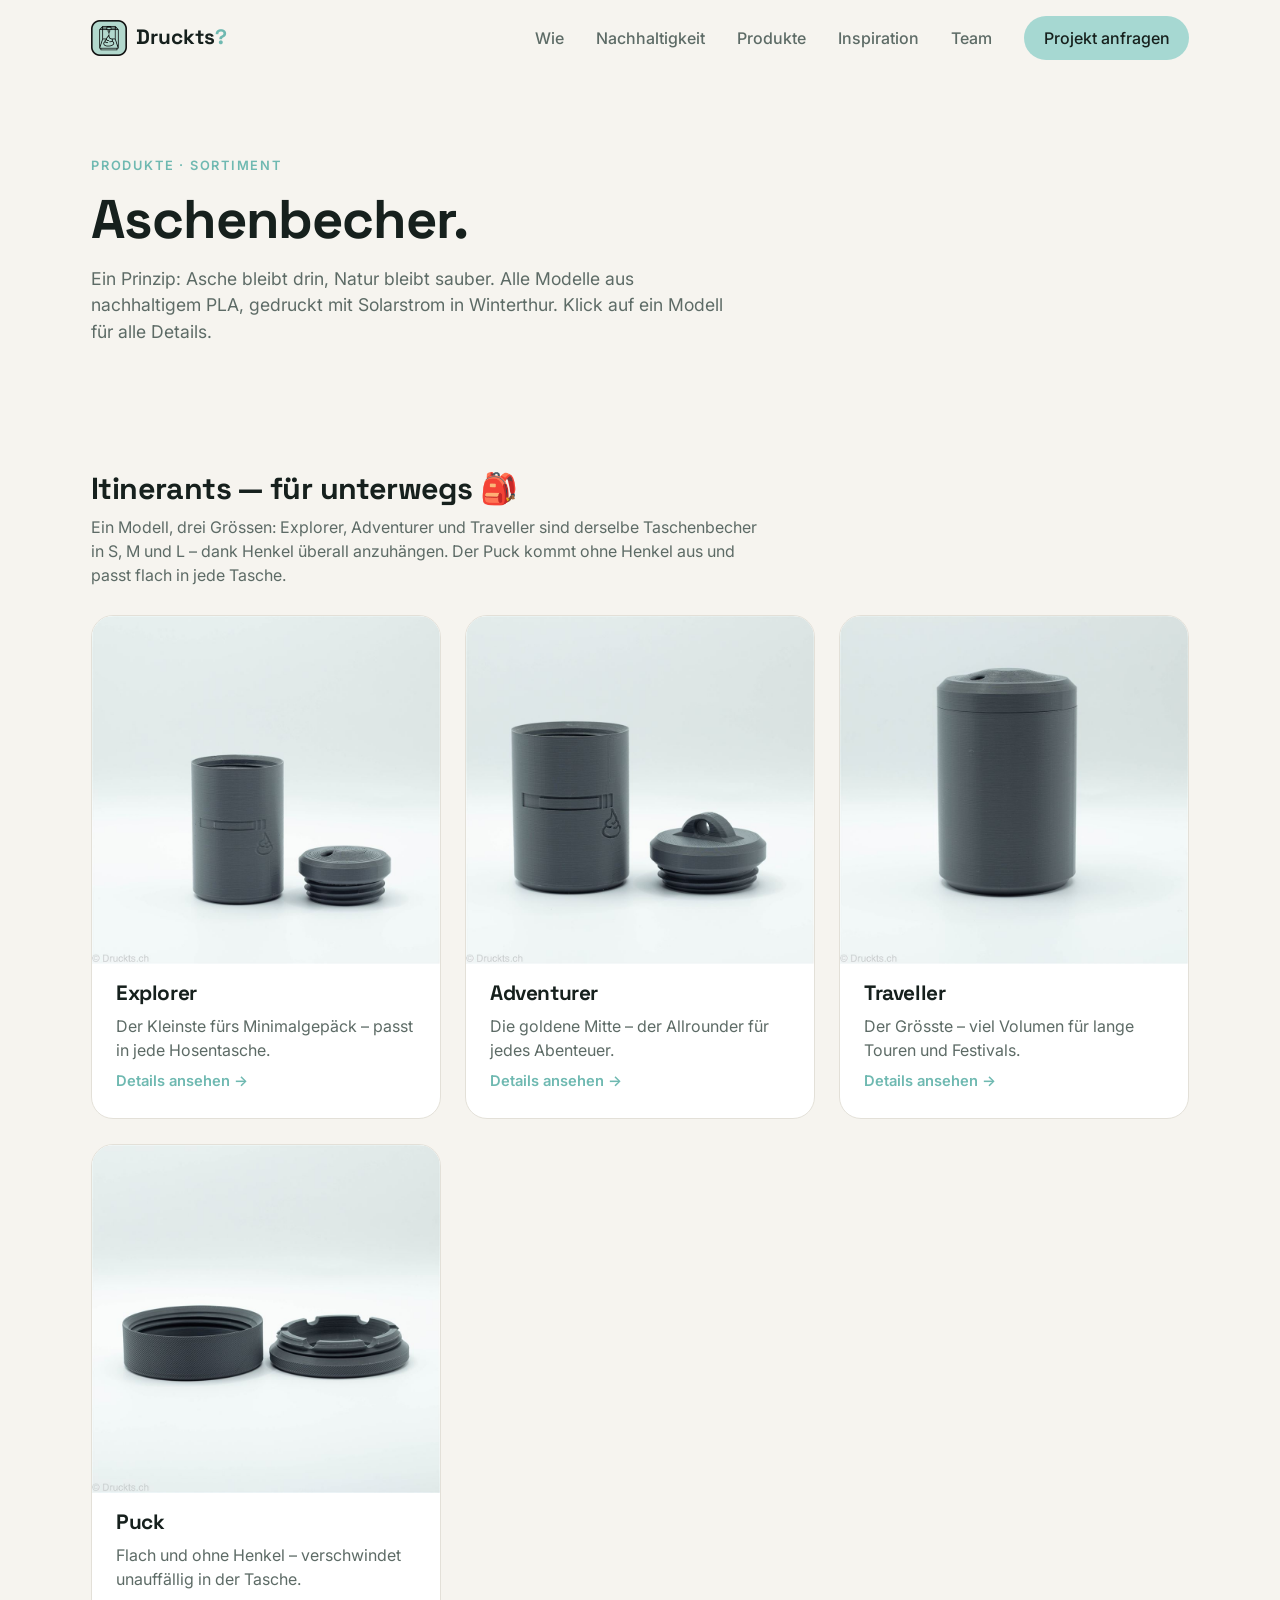
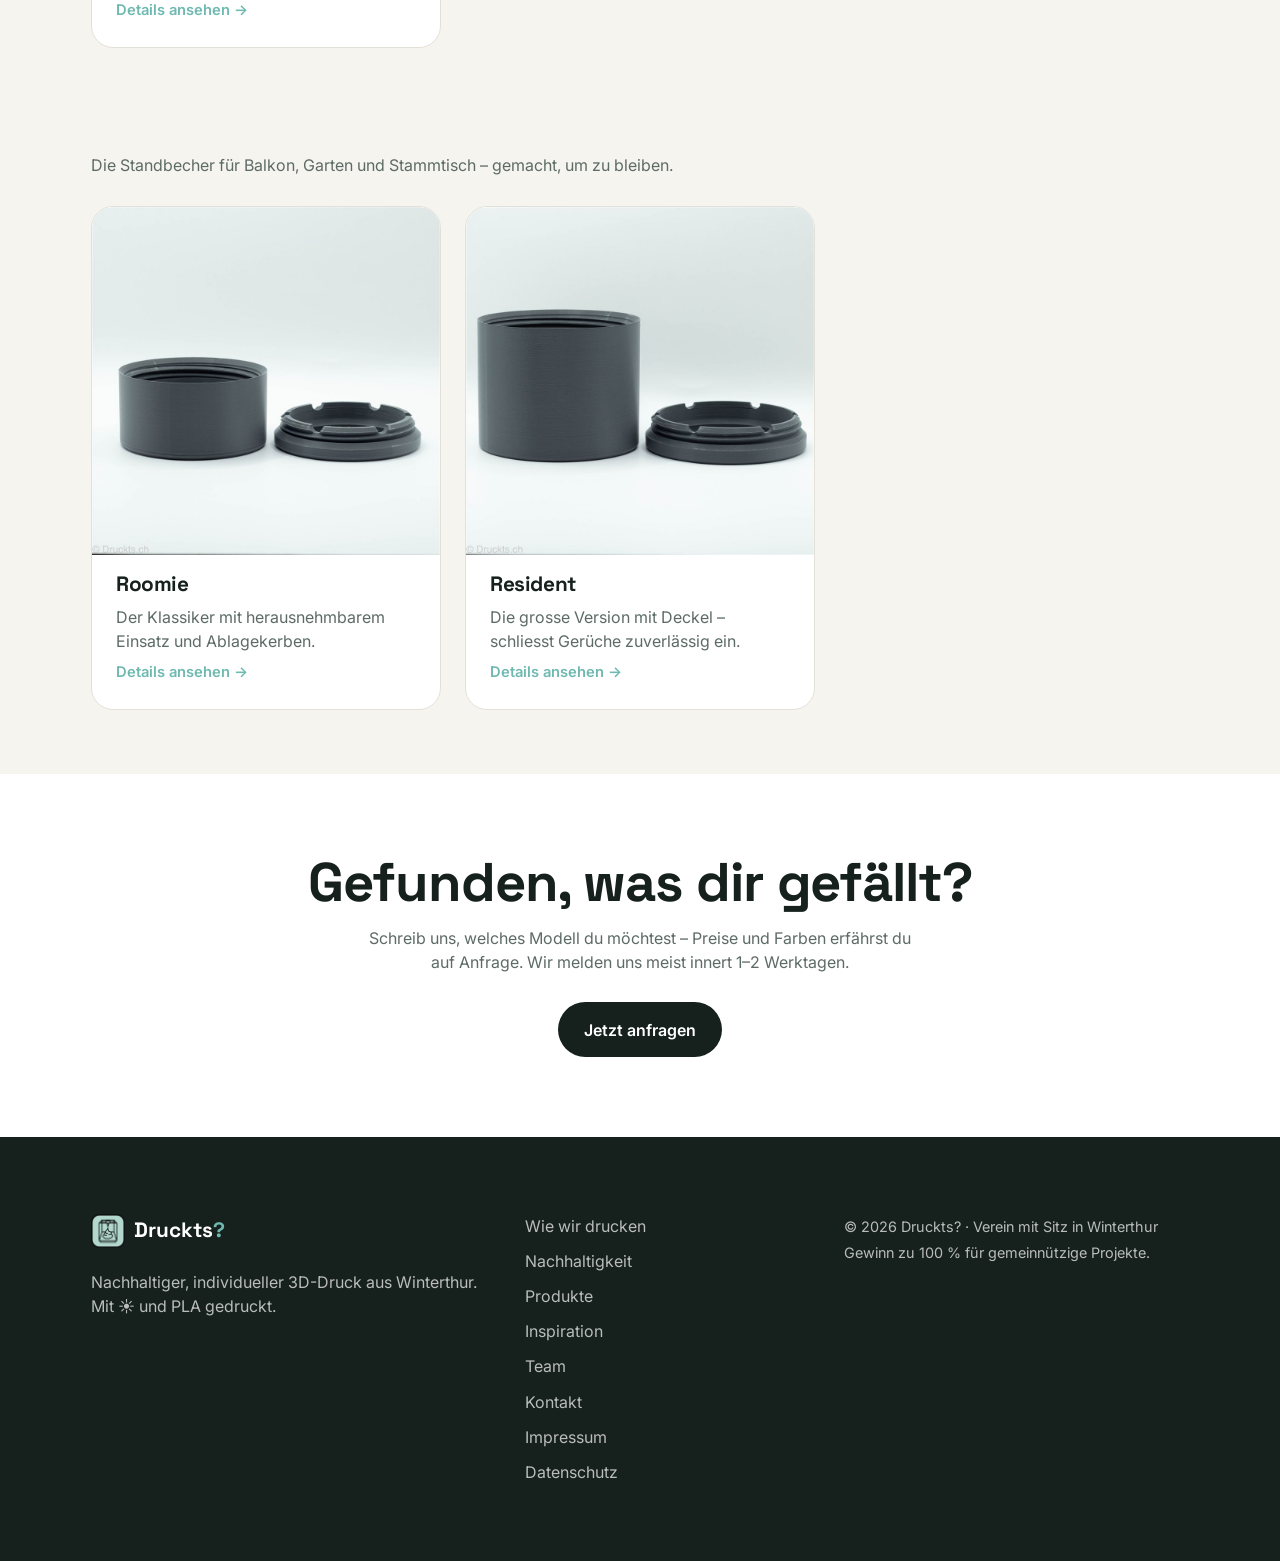
<file: aschenbecher.html>
<!DOCTYPE html>
<html lang="de-CH">
<head>
  <meta charset="UTF-8">
  <meta name="viewport" content="width=device-width, initial-scale=1">
  <title>Aschenbecher — Druckts?</title>
  <meta name="description" content="3D-gedruckte Aschenbecher aus nachhaltigem PLA: die Itinerants für unterwegs und die Homies für zuhause. Gedruckt mit Solarstrom in Winterthur.">
  <link rel="icon" type="image/png" href="assets/img/druckts-logo.png">
  <meta name="theme-color" content="#A6D8D2">

  <link rel="preconnect" href="https://fonts.googleapis.com">
  <link rel="preconnect" href="https://fonts.gstatic.com" crossorigin>
  <link href="https://fonts.googleapis.com/css2?family=Space+Grotesk:wght@500;600;700&family=Inter:wght@400;500;600&display=swap" rel="stylesheet">

  <link rel="stylesheet" href="assets/css/base.css">
  <link rel="stylesheet" href="assets/css/v1.css">
</head>
<body class="v1">
  <a class="skip-link" href="#main">Zum Inhalt springen</a>

  <header class="site-header" data-header>
    <div class="container site-header__bar">
      <a class="brand" href="index.html" aria-label="Druckts? Startseite">
        <img src="assets/img/druckts-logo.png" alt="" width="36" height="36">
        <span>Druckts<span class="brand__q">?</span></span>
      </a>
      <nav class="nav" data-nav aria-label="Hauptnavigation">
        <a href="index.html#wie">Wie</a>
        <a href="index.html#nachhaltigkeit">Nachhaltigkeit</a>
        <a href="index.html#produkte">Produkte</a>
        <a href="inspiration.html">Inspiration</a>
        <a href="index.html#team">Team</a>
        <a class="nav__cta" href="index.html#kontakt">Projekt anfragen</a>
      </nav>
      <button class="nav-toggle" data-nav-toggle aria-expanded="false" aria-label="Menü öffnen">
        <span></span><span></span><span></span>
      </button>
    </div>
  </header>

  <main id="main">
    <section class="page-head">
      <div class="container">
        <div class="section-head reveal">
          <p class="eyebrow">Produkte · Sortiment</p>
          <h1 class="section-title">Aschenbecher.</h1>
          <p class="section-intro">
            Ein Prinzip: Asche bleibt drin, Natur bleibt sauber. Alle Modelle aus
            nachhaltigem PLA, gedruckt mit Solarstrom in Winterthur.
            Klick auf ein Modell für alle Details.
          </p>
        </div>
      </div>
    </section>

    <!-- ============ Itinerants ============ -->
    <section class="models" aria-labelledby="itinerants">
      <div class="container">
        <h2 class="models__group-title reveal" id="itinerants">Itinerants — für unterwegs 🎒</h2>
        <p class="models__group-intro reveal">
          Ein Modell, drei Grössen: Explorer, Adventurer und Traveller sind derselbe
          Taschenbecher in S, M und L – dank Henkel überall anzuhängen. Der Puck kommt
          ohne Henkel aus und passt flach in jede Tasche.
        </p>
        <div class="models__grid">
          <article class="model reveal" data-modal="m-explorer" tabindex="0" role="button" aria-haspopup="dialog" aria-label="Details zum Explorer ansehen">
            <div class="model__main"><img src="assets/img/explorer-1.jpg" alt="Taschenaschenbecher «Explorer»" width="900" height="900"></div>
            <div class="model__body">
              <h3>Explorer</h3>
              <p>Der Kleinste fürs Minimalgepäck – passt in jede Hosentasche.</p>
              <span class="model__more">Details ansehen →</span>
            </div>
          </article>

          <article class="model reveal" data-modal="m-adventurer" style="--reveal-delay:100ms" tabindex="0" role="button" aria-haspopup="dialog" aria-label="Details zum Adventurer ansehen">
            <div class="model__main"><img src="assets/img/adventurer-1.jpg" alt="Taschenaschenbecher «Adventurer»" width="900" height="900"></div>
            <div class="model__body">
              <h3>Adventurer</h3>
              <p>Die goldene Mitte – der Allrounder für jedes Abenteuer.</p>
              <span class="model__more">Details ansehen →</span>
            </div>
          </article>

          <article class="model reveal" data-modal="m-traveler" style="--reveal-delay:200ms" tabindex="0" role="button" aria-haspopup="dialog" aria-label="Details zum Traveller ansehen">
            <div class="model__main"><img src="assets/img/traveler-1.jpg" alt="Taschenaschenbecher «Traveller»" width="900" height="900"></div>
            <div class="model__body">
              <h3>Traveller</h3>
              <p>Der Grösste – viel Volumen für lange Touren und Festivals.</p>
              <span class="model__more">Details ansehen →</span>
            </div>
          </article>

          <article class="model reveal" data-modal="m-puck" style="--reveal-delay:300ms" tabindex="0" role="button" aria-haspopup="dialog" aria-label="Details zum Puck ansehen">
            <div class="model__main"><img src="assets/img/puck-1.jpg" alt="Flacher Taschenaschenbecher «Puck»" width="900" height="900"></div>
            <div class="model__body">
              <h3>Puck</h3>
              <p>Flach und ohne Henkel – verschwindet unauffällig in der Tasche.</p>
              <span class="model__more">Details ansehen →</span>
            </div>
          </article>
        </div>
      </div>
    </section>

    <!-- ============ Homies ============ -->
    <section class="models" aria-labelledby="homies">
      <div class="container">
        <h2 class="models__group-title reveal" id="homies">Homies — für zuhause 🏠</h2>
        <p class="models__group-intro reveal">
          Die Standbecher für Balkon, Garten und Stammtisch – gemacht, um zu bleiben.
        </p>
        <div class="models__grid">
          <article class="model reveal" data-modal="m-roomie" tabindex="0" role="button" aria-haspopup="dialog" aria-label="Details zum Roomie ansehen">
            <div class="model__main"><img src="assets/img/home1-1.jpg" alt="Aschenbecher «Roomie» mit Einsatz" width="900" height="900"></div>
            <div class="model__body">
              <h3>Roomie</h3>
              <p>Der Klassiker mit herausnehmbarem Einsatz und Ablagekerben.</p>
              <span class="model__more">Details ansehen →</span>
            </div>
          </article>

          <article class="model reveal" data-modal="m-resident" style="--reveal-delay:100ms" tabindex="0" role="button" aria-haspopup="dialog" aria-label="Details zum Resident ansehen">
            <div class="model__main"><img src="assets/img/home2-1.jpg" alt="Grosser Aschenbecher «Resident» mit Deckel" width="900" height="900"></div>
            <div class="model__body">
              <h3>Resident</h3>
              <p>Die grosse Version mit Deckel – schliesst Gerüche zuverlässig ein.</p>
              <span class="model__more">Details ansehen →</span>
            </div>
          </article>
        </div>
      </div>
    </section>

    <section class="models-cta">
      <div class="container reveal">
        <h2 class="section-title">Gefunden, was dir gefällt?</h2>
        <p>Schreib uns, welches Modell du möchtest – Preise und Farben erfährst du auf Anfrage. Wir melden uns meist innert 1–2 Werktagen.</p>
        <a class="btn btn--solid" href="index.html#kontakt">Jetzt anfragen</a>
      </div>
    </section>
  </main>

  <!-- ============ Detail-Dialoge ============ -->
  <dialog class="model-modal" id="m-explorer" aria-labelledby="m-explorer-title">
    <button class="model-modal__close" type="button" data-close aria-label="Schliessen">×</button>
    <div class="model-modal__grid">
      <div class="model-gallery">
        <div class="model-gallery__main"><img src="assets/img/explorer-1.jpg" alt="Taschenaschenbecher «Explorer»"></div>
        <div class="model__thumbs" aria-label="Weitere Ansichten">
          <button class="is-active" type="button" aria-label="Ansicht 1"><img src="assets/img/explorer-1.jpg" alt="" loading="lazy"></button>
          <button type="button" aria-label="Ansicht 2"><img src="assets/img/explorer-2.jpg" alt="" loading="lazy"></button>
          <button type="button" aria-label="Ansicht 3"><img src="assets/img/explorer-3.jpg" alt="" loading="lazy"></button>
          <button type="button" aria-label="Grössenvergleich"><img src="assets/img/set-itinerants.jpg" alt="" loading="lazy"></button>
        </div>
      </div>
      <div class="model-modal__info">
        <p class="eyebrow">Itinerants · Grösse S</p>
        <h3 id="m-explorer-title">Explorer</h3>
        <p>Die kleinste Grösse der Itinerants: Der Explorer begleitet dich aufs
        Minimalste reduziert – Deckel drauf, an den Rucksack gehängt, fertig.
        Asche und Geruch bleiben sicher drin.</p>
        <dl class="specs">
          <div><dt>Masse</dt><dd>Ø 40 mm · Höhe 69–76 mm (je nach Deckel)</dd></div>
          <div><dt>Deckel</dt><dd>Wahl zwischen flachem und hohem Deckel</dd></div>
          <div><dt>Befestigung</dt><dd>mit Band oder Karabiner anhängbar</dd></div>
          <div><dt>Material</dt><dd>PLA, biologisch abbaubar</dd></div>
          <div><dt>Produktion</dt><dd>100 % nachhaltiger Strom · Winterthur</dd></div>
          <div><dt>Farben</dt><dd>Farben & Personalisierung auf Anfrage</dd></div>
        </dl>
        <a class="btn btn--solid" href="index.html#kontakt">«Explorer» anfragen</a>
      </div>
    </div>
  </dialog>

  <dialog class="model-modal" id="m-adventurer" aria-labelledby="m-adventurer-title">
    <button class="model-modal__close" type="button" data-close aria-label="Schliessen">×</button>
    <div class="model-modal__grid">
      <div class="model-gallery">
        <div class="model-gallery__main"><img src="assets/img/adventurer-1.jpg" alt="Taschenaschenbecher «Adventurer»"></div>
        <div class="model__thumbs" aria-label="Weitere Ansichten">
          <button class="is-active" type="button" aria-label="Ansicht 1"><img src="assets/img/adventurer-1.jpg" alt="" loading="lazy"></button>
          <button type="button" aria-label="Ansicht 2"><img src="assets/img/adventurer-2.jpg" alt="" loading="lazy"></button>
          <button type="button" aria-label="Ansicht 3"><img src="assets/img/adventurer-3.jpg" alt="" loading="lazy"></button>
          <button type="button" aria-label="Grössenvergleich"><img src="assets/img/set-itinerants.jpg" alt="" loading="lazy"></button>
        </div>
      </div>
      <div class="model-modal__info">
        <p class="eyebrow">Itinerants · Grösse M</p>
        <h3 id="m-adventurer-title">Adventurer</h3>
        <p>Die goldene Mitte: gross genug für den ganzen Tag, klein genug für jede
        Jackentasche. Mit dicht schliessendem Henkel-Deckel für unterwegs –
        der Allrounder unter den Itinerants.</p>
        <dl class="specs">
          <div><dt>Masse</dt><dd>Ø 52 mm · Höhe 81–88 mm (je nach Deckel)</dd></div>
          <div><dt>Deckel</dt><dd>Wahl zwischen flachem und hohem Deckel</dd></div>
          <div><dt>Befestigung</dt><dd>mit Band oder Karabiner anhängbar</dd></div>
          <div><dt>Material</dt><dd>PLA, biologisch abbaubar</dd></div>
          <div><dt>Produktion</dt><dd>100 % nachhaltiger Strom · Winterthur</dd></div>
          <div><dt>Farben</dt><dd>Farben & Personalisierung auf Anfrage</dd></div>
        </dl>
        <a class="btn btn--solid" href="index.html#kontakt">«Adventurer» anfragen</a>
      </div>
    </div>
  </dialog>

  <dialog class="model-modal" id="m-traveler" aria-labelledby="m-traveler-title">
    <button class="model-modal__close" type="button" data-close aria-label="Schliessen">×</button>
    <div class="model-modal__grid">
      <div class="model-gallery">
        <div class="model-gallery__main"><img src="assets/img/traveler-1.jpg" alt="Taschenaschenbecher «Traveller»"></div>
        <div class="model__thumbs" aria-label="Weitere Ansichten">
          <button class="is-active" type="button" aria-label="Ansicht 1"><img src="assets/img/traveler-1.jpg" alt="" loading="lazy"></button>
          <button type="button" aria-label="Ansicht 2"><img src="assets/img/traveler-2.jpg" alt="" loading="lazy"></button>
          <button type="button" aria-label="Grössenvergleich"><img src="assets/img/set-itinerants.jpg" alt="" loading="lazy"></button>
        </div>
      </div>
      <div class="model-modal__info">
        <p class="eyebrow">Itinerants · Grösse L</p>
        <h3 id="m-traveler-title">Traveller</h3>
        <p>Die grösste Grösse der Itinerants: viel Volumen für lange Touren,
        Festivals und alle, die nicht ständig leeren wollen. Sicher verschlossen
        und dank Henkel trotzdem überall dabei.</p>
        <dl class="specs">
          <div><dt>Masse</dt><dd>Ø 62 mm · Höhe 96–104 mm (je nach Deckel)</dd></div>
          <div><dt>Deckel</dt><dd>Wahl zwischen flachem und hohem Deckel</dd></div>
          <div><dt>Befestigung</dt><dd>mit Band oder Karabiner anhängbar</dd></div>
          <div><dt>Material</dt><dd>PLA, biologisch abbaubar</dd></div>
          <div><dt>Produktion</dt><dd>100 % nachhaltiger Strom · Winterthur</dd></div>
          <div><dt>Farben</dt><dd>Farben & Personalisierung auf Anfrage</dd></div>
        </dl>
        <a class="btn btn--solid" href="index.html#kontakt">«Traveller» anfragen</a>
      </div>
    </div>
  </dialog>

  <dialog class="model-modal" id="m-puck" aria-labelledby="m-puck-title">
    <button class="model-modal__close" type="button" data-close aria-label="Schliessen">×</button>
    <div class="model-modal__grid">
      <div class="model-gallery">
        <div class="model-gallery__main"><img src="assets/img/puck-1.jpg" alt="Flacher Taschenaschenbecher «Puck»"></div>
        <div class="model__thumbs" aria-label="Weitere Ansichten">
          <button class="is-active" type="button" aria-label="Ansicht 1"><img src="assets/img/puck-1.jpg" alt="" loading="lazy"></button>
          <button type="button" aria-label="Ansicht 2"><img src="assets/img/puck-2.jpg" alt="" loading="lazy"></button>
        </div>
      </div>
      <div class="model-modal__info">
        <p class="eyebrow">Itinerants · ohne Henkel</p>
        <h3 id="m-puck-title">Puck</h3>
        <p>Flach wie ein Eishockey-Puck: Der Puck ist für unterwegs gemacht, kommt
        aber ohne Henkel aus – er verschwindet unauffällig in Hand- oder
        Hosentasche, statt aussen angehängt zu werden.</p>
        <dl class="specs">
          <div><dt>Masse</dt><dd>Ø 76 mm · Höhe 31 mm (mit Deckel)</dd></div>
          <div><dt>Henkel</dt><dd>Nein – gemacht für die Tasche</dd></div>
          <div><dt>Material</dt><dd>PLA, biologisch abbaubar</dd></div>
          <div><dt>Produktion</dt><dd>100 % nachhaltiger Strom · Winterthur</dd></div>
          <div><dt>Farben</dt><dd>Farben & Personalisierung auf Anfrage</dd></div>
        </dl>
        <a class="btn btn--solid" href="index.html#kontakt">«Puck» anfragen</a>
      </div>
    </div>
  </dialog>

  <dialog class="model-modal" id="m-roomie" aria-labelledby="m-roomie-title">
    <button class="model-modal__close" type="button" data-close aria-label="Schliessen">×</button>
    <div class="model-modal__grid">
      <div class="model-gallery">
        <div class="model-gallery__main"><img src="assets/img/home1-1.jpg" alt="Aschenbecher «Roomie» mit Einsatz"></div>
        <div class="model__thumbs" aria-label="Weitere Ansichten">
          <button class="is-active" type="button" aria-label="Ansicht 1"><img src="assets/img/home1-1.jpg" alt="" loading="lazy"></button>
          <button type="button" aria-label="Ansicht 2"><img src="assets/img/home1-2.jpg" alt="" loading="lazy"></button>
        </div>
      </div>
      <div class="model-modal__info">
        <p class="eyebrow">Homies · für zuhause</p>
        <h3 id="m-roomie-title">Roomie</h3>
        <p>Der Klassiker für Balkon, Garten und Stammtisch: Der herausnehmbare
        Einsatz mit Ablagekerben macht das Leeren einfach und hält den Tisch sauber.</p>
        <dl class="specs">
          <div><dt>Masse</dt><dd>Ø 86 mm · Höhe 51 mm (mit Deckel)</dd></div>
          <div><dt>Einsatz</dt><dd>herausnehmbar, mit Ablagekerben</dd></div>
          <div><dt>Material</dt><dd>PLA, biologisch abbaubar</dd></div>
          <div><dt>Produktion</dt><dd>100 % nachhaltiger Strom · Winterthur</dd></div>
          <div><dt>Farben</dt><dd>Farben & Personalisierung auf Anfrage</dd></div>
        </dl>
        <a class="btn btn--solid" href="index.html#kontakt">«Roomie» anfragen</a>
      </div>
    </div>
  </dialog>

  <dialog class="model-modal" id="m-resident" aria-labelledby="m-resident-title">
    <button class="model-modal__close" type="button" data-close aria-label="Schliessen">×</button>
    <div class="model-modal__grid">
      <div class="model-gallery">
        <div class="model-gallery__main"><img src="assets/img/home2-1.jpg" alt="Grosser Aschenbecher «Resident» mit Deckel"></div>
        <div class="model__thumbs" aria-label="Weitere Ansichten">
          <button class="is-active" type="button" aria-label="Ansicht 1"><img src="assets/img/home2-1.jpg" alt="" loading="lazy"></button>
          <button type="button" aria-label="Ansicht 2"><img src="assets/img/home2-2.jpg" alt="" loading="lazy"></button>
        </div>
      </div>
      <div class="model-modal__info">
        <p class="eyebrow">Homies · für zuhause</p>
        <h3 id="m-resident-title">Resident</h3>
        <p>Die grosse Version mit Deckel: schliesst Gerüche zuverlässig ein, fasst
        deutlich mehr und macht auf jedem Tisch eine gute Figur – drinnen wie draussen.</p>
        <dl class="specs">
          <div><dt>Masse</dt><dd>auf Anfrage</dd></div>
          <div><dt>Deckel</dt><dd>Ja – gegen Geruch und Wind</dd></div>
          <div><dt>Material</dt><dd>PLA, biologisch abbaubar</dd></div>
          <div><dt>Produktion</dt><dd>100 % nachhaltiger Strom · Winterthur</dd></div>
          <div><dt>Farben</dt><dd>Farben & Personalisierung auf Anfrage</dd></div>
        </dl>
        <a class="btn btn--solid" href="index.html#kontakt">«Resident» anfragen</a>
      </div>
    </div>
  </dialog>

  <footer class="site-footer">
    <div class="container site-footer__grid">
      <div class="site-footer__brand">
        <a class="brand brand--light" href="index.html">
          <img src="assets/img/druckts-logo.png" alt="" width="34" height="34">
          <span>Druckts<span class="brand__q">?</span></span>
        </a>
        <p>Nachhaltiger, individueller 3D-Druck aus Winterthur. Mit ☀️ und PLA gedruckt.</p>
      </div>
      <nav class="site-footer__nav" aria-label="Footer">
        <a href="index.html#wie">Wie wir drucken</a>
        <a href="index.html#nachhaltigkeit">Nachhaltigkeit</a>
        <a href="index.html#produkte">Produkte</a>
        <a href="inspiration.html">Inspiration</a>
        <a href="index.html#team">Team</a>
        <a href="index.html#kontakt">Kontakt</a>
        <a href="impressum.html">Impressum</a>
        <a href="datenschutz.html">Datenschutz</a>
      </nav>
      <div class="site-footer__meta">
        <p>© <span id="year">2026</span> Druckts? · Verein mit Sitz in Winterthur</p>
        <p>Gewinn zu 100 % für gemeinnützige Projekte.</p>
      </div>
    </div>
  </footer>

  <script>
    document.getElementById('year').textContent = new Date().getFullYear();

    // Open product detail dialog on card click / Enter / Space
    document.querySelectorAll('[data-modal]').forEach(function (card) {
      function open() { document.getElementById(card.dataset.modal).showModal(); }
      card.addEventListener('click', open);
      card.addEventListener('keydown', function (e) {
        if (e.key === 'Enter' || e.key === ' ') { e.preventDefault(); open(); }
      });
    });

    // Close button + click on backdrop
    document.querySelectorAll('dialog.model-modal').forEach(function (d) {
      d.querySelector('[data-close]').addEventListener('click', function () { d.close(); });
      d.addEventListener('click', function (e) { if (e.target === d) d.close(); });
    });

    // Gallery: thumbnails swap the main image
    document.querySelectorAll('.model-gallery').forEach(function (g) {
      var main = g.querySelector('.model-gallery__main img');
      g.querySelectorAll('.model__thumbs button').forEach(function (b) {
        b.addEventListener('click', function () {
          main.src = b.querySelector('img').src;
          g.querySelectorAll('.model__thumbs button').forEach(function (x) { x.classList.remove('is-active'); });
          b.classList.add('is-active');
        });
      });
    });
  </script>
  <script src="assets/js/product-inspo.js" defer></script>
  <script src="assets/js/reveal.js" defer></script>
</body>
</html>
</file>
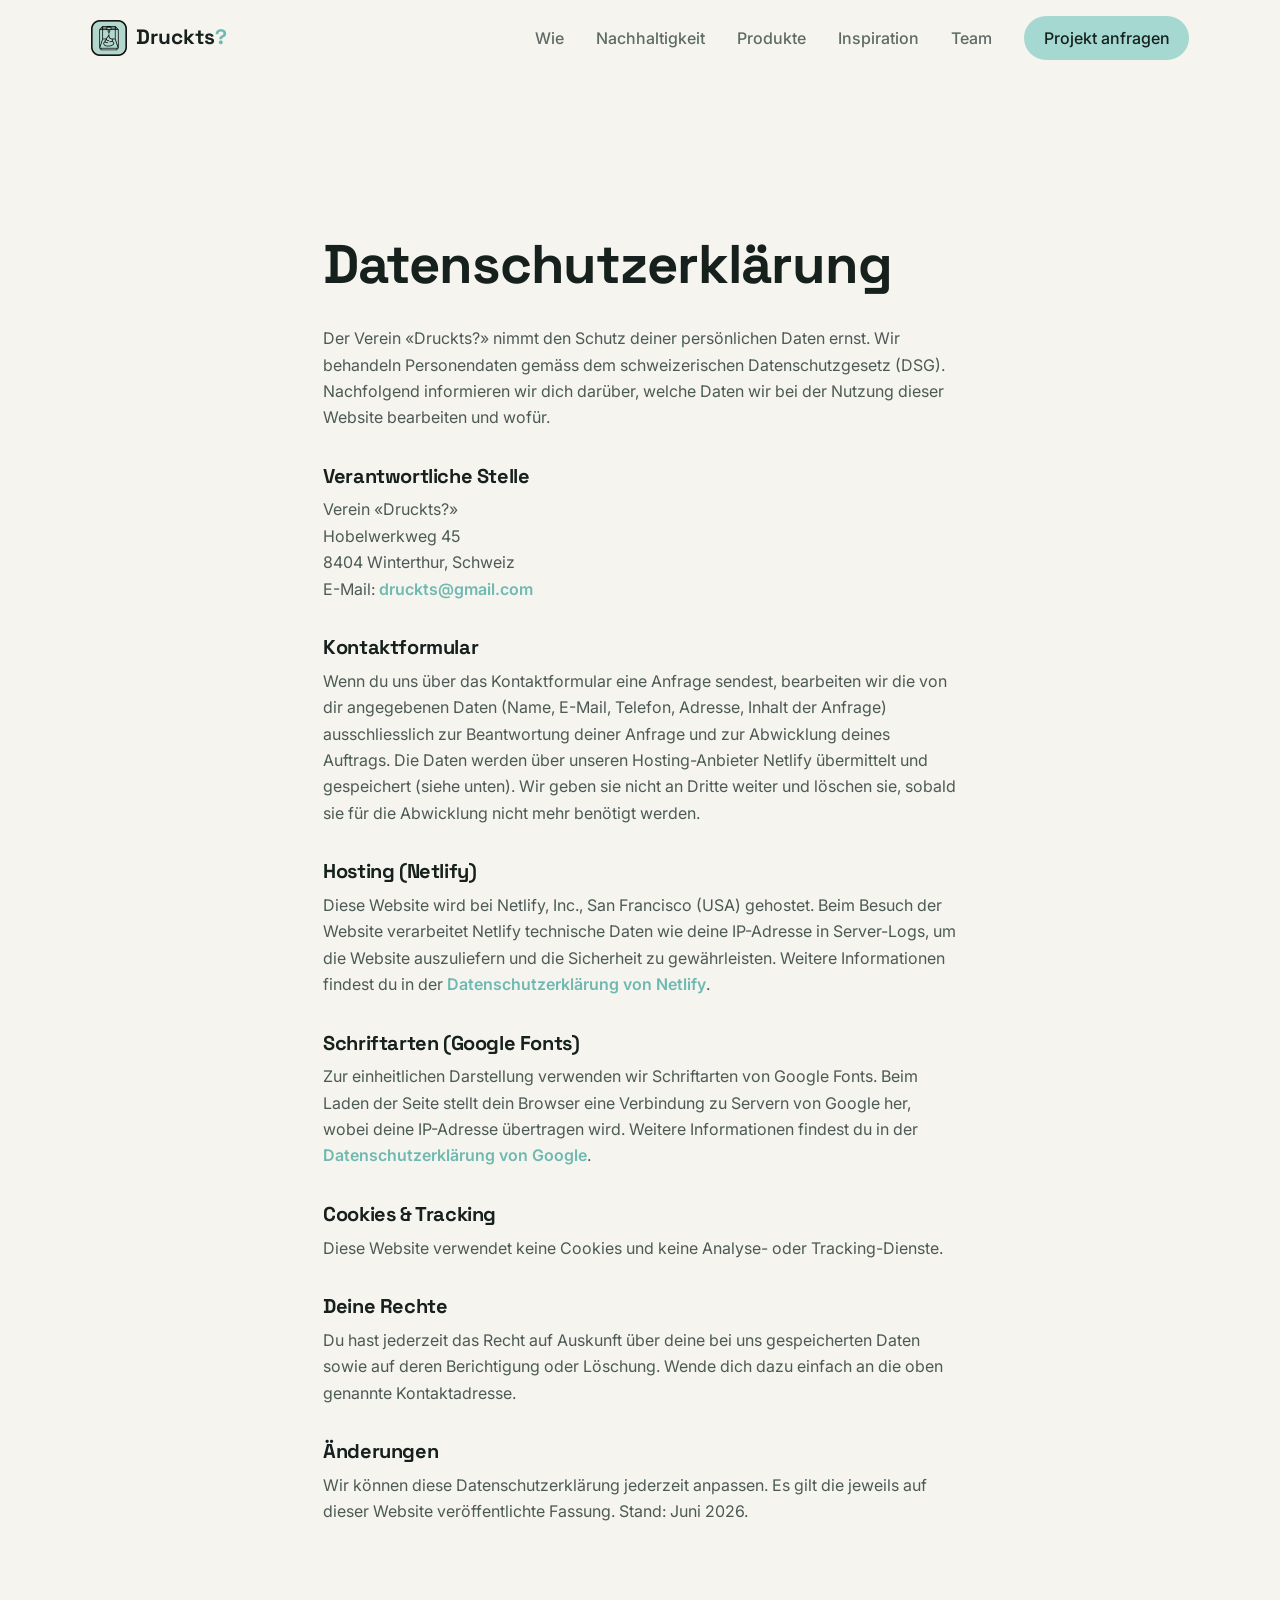
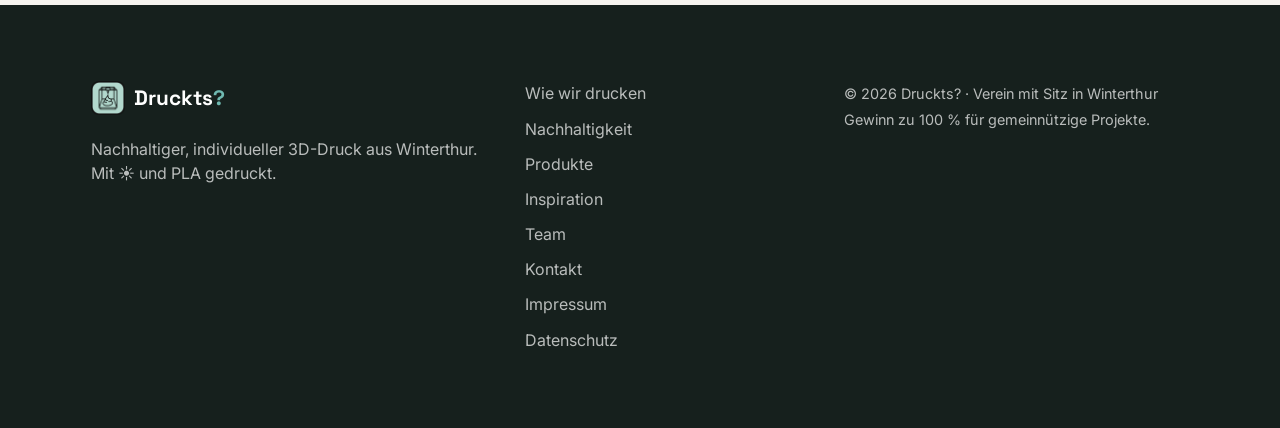
<file: datenschutz.html>
<!DOCTYPE html>
<html lang="de-CH">
<head>
  <meta charset="UTF-8">
  <meta name="viewport" content="width=device-width, initial-scale=1">
  <title>Datenschutzerklärung — Druckts?</title>
  <meta name="description" content="Datenschutzerklärung des Vereins «Druckts?» – nachhaltiger 3D-Druck aus Winterthur.">
  <meta name="robots" content="noindex">
  <link rel="icon" type="image/png" href="assets/img/druckts-logo.png">
  <meta name="theme-color" content="#A6D8D2">

  <link rel="preconnect" href="https://fonts.googleapis.com">
  <link rel="preconnect" href="https://fonts.gstatic.com" crossorigin>
  <link href="https://fonts.googleapis.com/css2?family=Space+Grotesk:wght@500;600;700&family=Inter:wght@400;500;600&display=swap" rel="stylesheet">

  <link rel="stylesheet" href="assets/css/base.css">
  <link rel="stylesheet" href="assets/css/v1.css">
  <style>
    .legal { padding-block: clamp(7rem, 14vw, 10rem) clamp(3rem, 7vw, 5rem); }
    .legal .container { max-width: 46rem; }
    .legal h1 { margin-bottom: 2rem; }
    .legal h2 { font-size: 1.25rem; margin: 2.2rem 0 .6rem; }
    .legal p, .legal address, .legal li { color: #4c5a55; font-style: normal; line-height: 1.65; }
    .legal ul { padding-left: 1.2rem; }
    .legal a { color: var(--brand-mint-600); font-weight: 600; }
  </style>
</head>
<body class="v1">
  <a class="skip-link" href="#main">Zum Inhalt springen</a>

  <header class="site-header" data-header>
    <div class="container site-header__bar">
      <a class="brand" href="index.html" aria-label="Druckts? Startseite">
        <img src="assets/img/druckts-logo.png" alt="" width="36" height="36">
        <span>Druckts<span class="brand__q">?</span></span>
      </a>
      <nav class="nav" data-nav aria-label="Hauptnavigation">
        <a href="index.html#wie">Wie</a>
        <a href="index.html#nachhaltigkeit">Nachhaltigkeit</a>
        <a href="index.html#produkte">Produkte</a>
        <a href="inspiration.html">Inspiration</a>
        <a href="index.html#team">Team</a>
        <a class="nav__cta" href="index.html#kontakt">Projekt anfragen</a>
      </nav>
      <button class="nav-toggle" data-nav-toggle aria-expanded="false" aria-label="Menü öffnen">
        <span></span><span></span><span></span>
      </button>
    </div>
  </header>

  <main id="main" class="legal">
    <div class="container">
      <h1 class="section-title">Datenschutzerklärung</h1>

      <p>
        Der Verein «Druckts?» nimmt den Schutz deiner persönlichen Daten ernst. Wir behandeln
        Personendaten gemäss dem schweizerischen Datenschutzgesetz (DSG). Nachfolgend
        informieren wir dich darüber, welche Daten wir bei der Nutzung dieser Website
        bearbeiten und wofür.
      </p>

      <h2>Verantwortliche Stelle</h2>
      <address>
        Verein «Druckts?»<br>
        Hobelwerkweg 45<br>
        8404 Winterthur, Schweiz<br>
        E-Mail: <a href="mailto:druckts@gmail.com">druckts@gmail.com</a>
      </address>

      <h2>Kontaktformular</h2>
      <p>
        Wenn du uns über das Kontaktformular eine Anfrage sendest, bearbeiten wir die von dir
        angegebenen Daten (Name, E-Mail, Telefon, Adresse, Inhalt der Anfrage) ausschliesslich
        zur Beantwortung deiner Anfrage und zur Abwicklung deines Auftrags. Die Daten werden
        über unseren Hosting-Anbieter Netlify übermittelt und gespeichert (siehe unten). Wir
        geben sie nicht an Dritte weiter und löschen sie, sobald sie für die Abwicklung nicht
        mehr benötigt werden.
      </p>

      <h2>Hosting (Netlify)</h2>
      <p>
        Diese Website wird bei Netlify, Inc., San Francisco (USA) gehostet. Beim Besuch der
        Website verarbeitet Netlify technische Daten wie deine IP-Adresse in Server-Logs, um
        die Website auszuliefern und die Sicherheit zu gewährleisten. Weitere Informationen
        findest du in der <a href="https://www.netlify.com/privacy/" rel="noopener">Datenschutzerklärung von Netlify</a>.
      </p>

      <h2>Schriftarten (Google Fonts)</h2>
      <p>
        Zur einheitlichen Darstellung verwenden wir Schriftarten von Google Fonts. Beim Laden
        der Seite stellt dein Browser eine Verbindung zu Servern von Google her, wobei deine
        IP-Adresse übertragen wird. Weitere Informationen findest du in der
        <a href="https://policies.google.com/privacy" rel="noopener">Datenschutzerklärung von Google</a>.
      </p>

      <h2>Cookies & Tracking</h2>
      <p>
        Diese Website verwendet keine Cookies und keine Analyse- oder Tracking-Dienste.
      </p>

      <h2>Deine Rechte</h2>
      <p>
        Du hast jederzeit das Recht auf Auskunft über deine bei uns gespeicherten Daten sowie
        auf deren Berichtigung oder Löschung. Wende dich dazu einfach an die oben genannte
        Kontaktadresse.
      </p>

      <h2>Änderungen</h2>
      <p>
        Wir können diese Datenschutzerklärung jederzeit anpassen. Es gilt die jeweils auf
        dieser Website veröffentlichte Fassung. Stand: Juni 2026.
      </p>
    </div>
  </main>

  <footer class="site-footer">
    <div class="container site-footer__grid">
      <div class="site-footer__brand">
        <a class="brand brand--light" href="index.html">
          <img src="assets/img/druckts-logo.png" alt="" width="34" height="34">
          <span>Druckts<span class="brand__q">?</span></span>
        </a>
        <p>Nachhaltiger, individueller 3D-Druck aus Winterthur. Mit ☀️ und PLA gedruckt.</p>
      </div>
      <nav class="site-footer__nav" aria-label="Footer">
        <a href="index.html#wie">Wie wir drucken</a>
        <a href="index.html#nachhaltigkeit">Nachhaltigkeit</a>
        <a href="index.html#produkte">Produkte</a>
        <a href="inspiration.html">Inspiration</a>
        <a href="index.html#team">Team</a>
        <a href="index.html#kontakt">Kontakt</a>
        <a href="impressum.html">Impressum</a>
        <a href="datenschutz.html" aria-current="page">Datenschutz</a>
      </nav>
      <div class="site-footer__meta">
        <p>© <span id="year">2026</span> Druckts? · Verein mit Sitz in Winterthur</p>
        <p>Gewinn zu 100 % für gemeinnützige Projekte.</p>
      </div>
    </div>
  </footer>

  <script>document.getElementById('year').textContent = new Date().getFullYear();</script>
  <script src="assets/js/reveal.js" defer></script>
</body>
</html>
</file>
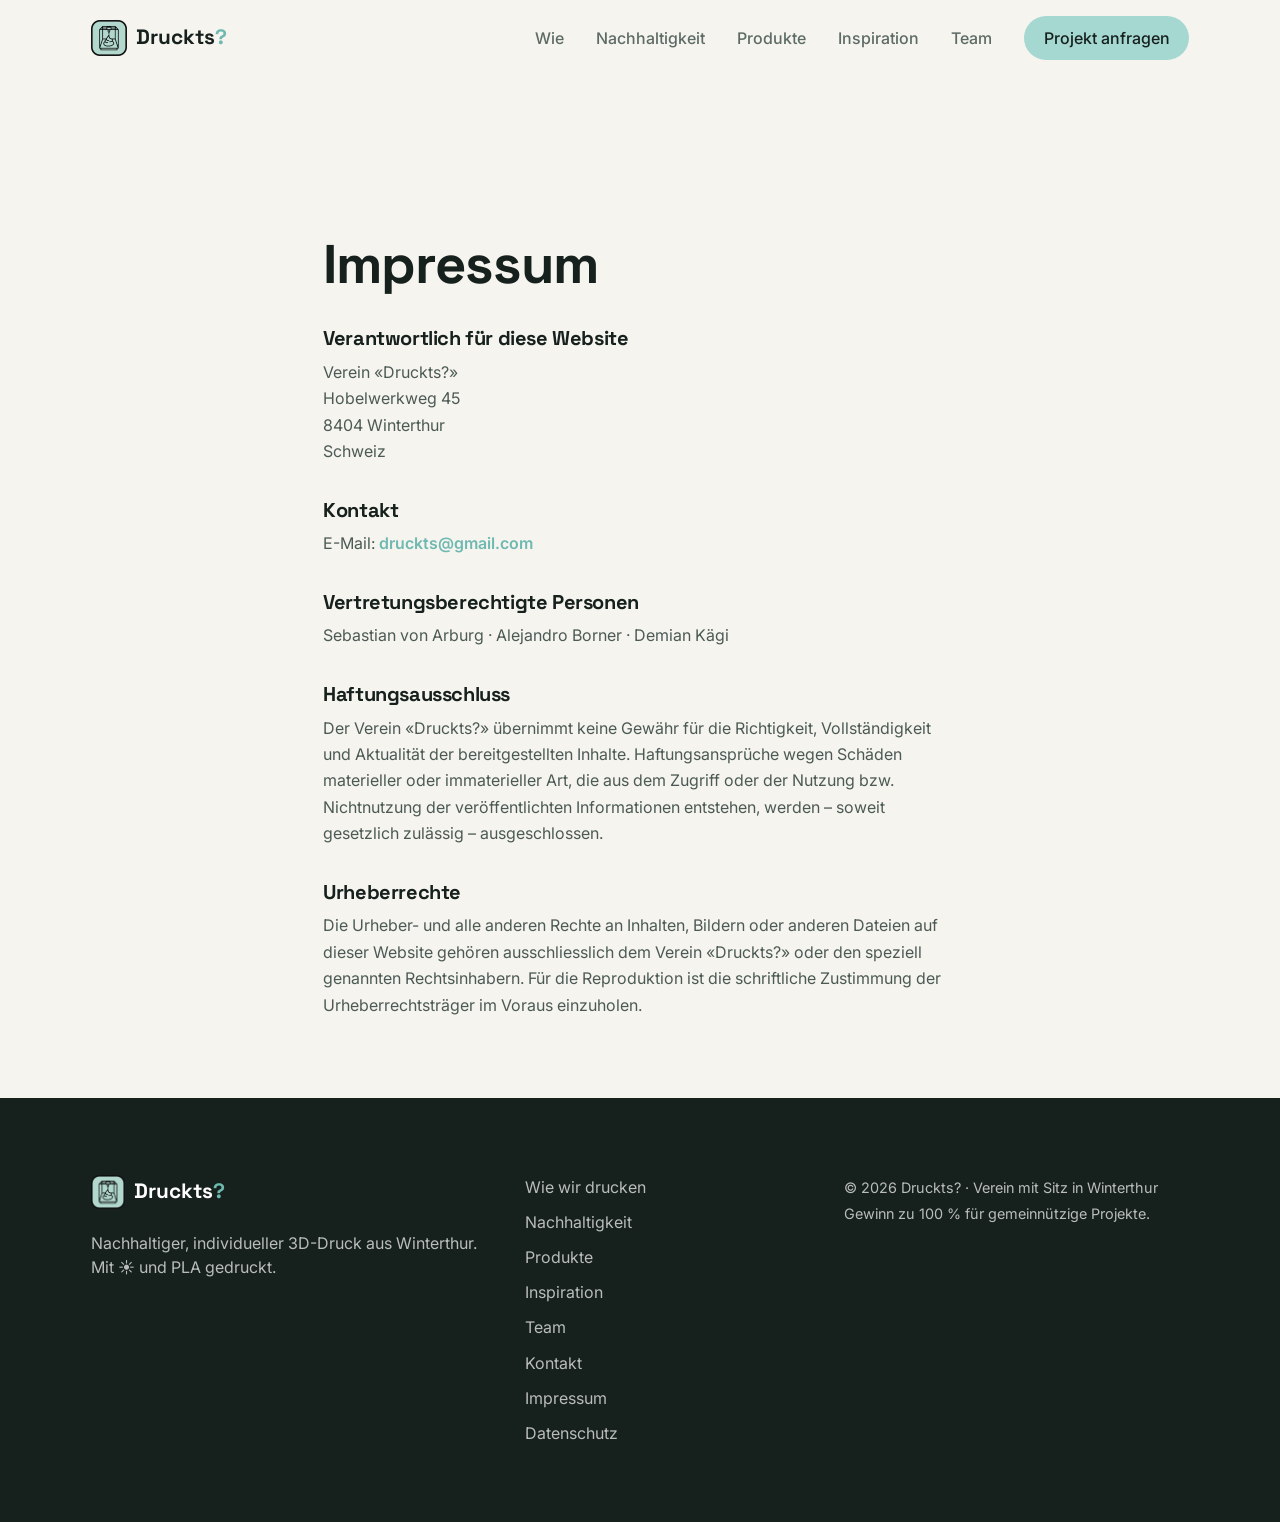
<file: impressum.html>
<!DOCTYPE html>
<html lang="de-CH">
<head>
  <meta charset="UTF-8">
  <meta name="viewport" content="width=device-width, initial-scale=1">
  <title>Impressum — Druckts?</title>
  <meta name="description" content="Impressum des Vereins «Druckts?» – nachhaltiger 3D-Druck aus Winterthur.">
  <meta name="robots" content="noindex">
  <link rel="icon" type="image/png" href="assets/img/druckts-logo.png">
  <meta name="theme-color" content="#A6D8D2">

  <link rel="preconnect" href="https://fonts.googleapis.com">
  <link rel="preconnect" href="https://fonts.gstatic.com" crossorigin>
  <link href="https://fonts.googleapis.com/css2?family=Space+Grotesk:wght@500;600;700&family=Inter:wght@400;500;600&display=swap" rel="stylesheet">

  <link rel="stylesheet" href="assets/css/base.css">
  <link rel="stylesheet" href="assets/css/v1.css">
  <style>
    .legal { padding-block: clamp(7rem, 14vw, 10rem) clamp(3rem, 7vw, 5rem); }
    .legal .container { max-width: 46rem; }
    .legal h1 { margin-bottom: 2rem; }
    .legal h2 { font-size: 1.25rem; margin: 2.2rem 0 .6rem; }
    .legal p, .legal address { color: #4c5a55; font-style: normal; line-height: 1.65; }
    .legal a { color: var(--brand-mint-600); font-weight: 600; }
  </style>
</head>
<body class="v1">
  <a class="skip-link" href="#main">Zum Inhalt springen</a>

  <header class="site-header" data-header>
    <div class="container site-header__bar">
      <a class="brand" href="index.html" aria-label="Druckts? Startseite">
        <img src="assets/img/druckts-logo.png" alt="" width="36" height="36">
        <span>Druckts<span class="brand__q">?</span></span>
      </a>
      <nav class="nav" data-nav aria-label="Hauptnavigation">
        <a href="index.html#wie">Wie</a>
        <a href="index.html#nachhaltigkeit">Nachhaltigkeit</a>
        <a href="index.html#produkte">Produkte</a>
        <a href="inspiration.html">Inspiration</a>
        <a href="index.html#team">Team</a>
        <a class="nav__cta" href="index.html#kontakt">Projekt anfragen</a>
      </nav>
      <button class="nav-toggle" data-nav-toggle aria-expanded="false" aria-label="Menü öffnen">
        <span></span><span></span><span></span>
      </button>
    </div>
  </header>

  <main id="main" class="legal">
    <div class="container">
      <h1 class="section-title">Impressum</h1>

      <h2>Verantwortlich für diese Website</h2>
      <address>
        Verein «Druckts?»<br>
        Hobelwerkweg 45<br>
        8404 Winterthur<br>
        Schweiz
      </address>

      <h2>Kontakt</h2>
      <p>E-Mail: <a href="mailto:druckts@gmail.com">druckts@gmail.com</a></p>

      <h2>Vertretungsberechtigte Personen</h2>
      <p>Sebastian von Arburg · Alejandro Borner · Demian Kägi</p>

      <h2>Haftungsausschluss</h2>
      <p>
        Der Verein «Druckts?» übernimmt keine Gewähr für die Richtigkeit, Vollständigkeit und
        Aktualität der bereitgestellten Inhalte. Haftungsansprüche wegen Schäden materieller
        oder immaterieller Art, die aus dem Zugriff oder der Nutzung bzw. Nichtnutzung der
        veröffentlichten Informationen entstehen, werden – soweit gesetzlich zulässig –
        ausgeschlossen.
      </p>

      <h2>Urheberrechte</h2>
      <p>
        Die Urheber- und alle anderen Rechte an Inhalten, Bildern oder anderen Dateien auf
        dieser Website gehören ausschliesslich dem Verein «Druckts?» oder den speziell
        genannten Rechtsinhabern. Für die Reproduktion ist die schriftliche Zustimmung der
        Urheberrechtsträger im Voraus einzuholen.
      </p>
    </div>
  </main>

  <footer class="site-footer">
    <div class="container site-footer__grid">
      <div class="site-footer__brand">
        <a class="brand brand--light" href="index.html">
          <img src="assets/img/druckts-logo.png" alt="" width="34" height="34">
          <span>Druckts<span class="brand__q">?</span></span>
        </a>
        <p>Nachhaltiger, individueller 3D-Druck aus Winterthur. Mit ☀️ und PLA gedruckt.</p>
      </div>
      <nav class="site-footer__nav" aria-label="Footer">
        <a href="index.html#wie">Wie wir drucken</a>
        <a href="index.html#nachhaltigkeit">Nachhaltigkeit</a>
        <a href="index.html#produkte">Produkte</a>
        <a href="inspiration.html">Inspiration</a>
        <a href="index.html#team">Team</a>
        <a href="index.html#kontakt">Kontakt</a>
        <a href="impressum.html" aria-current="page">Impressum</a>
        <a href="datenschutz.html">Datenschutz</a>
      </nav>
      <div class="site-footer__meta">
        <p>© <span id="year">2026</span> Druckts? · Verein mit Sitz in Winterthur</p>
        <p>Gewinn zu 100 % für gemeinnützige Projekte.</p>
      </div>
    </div>
  </footer>

  <script>document.getElementById('year').textContent = new Date().getFullYear();</script>
  <script src="assets/js/reveal.js" defer></script>
</body>
</html>
</file>
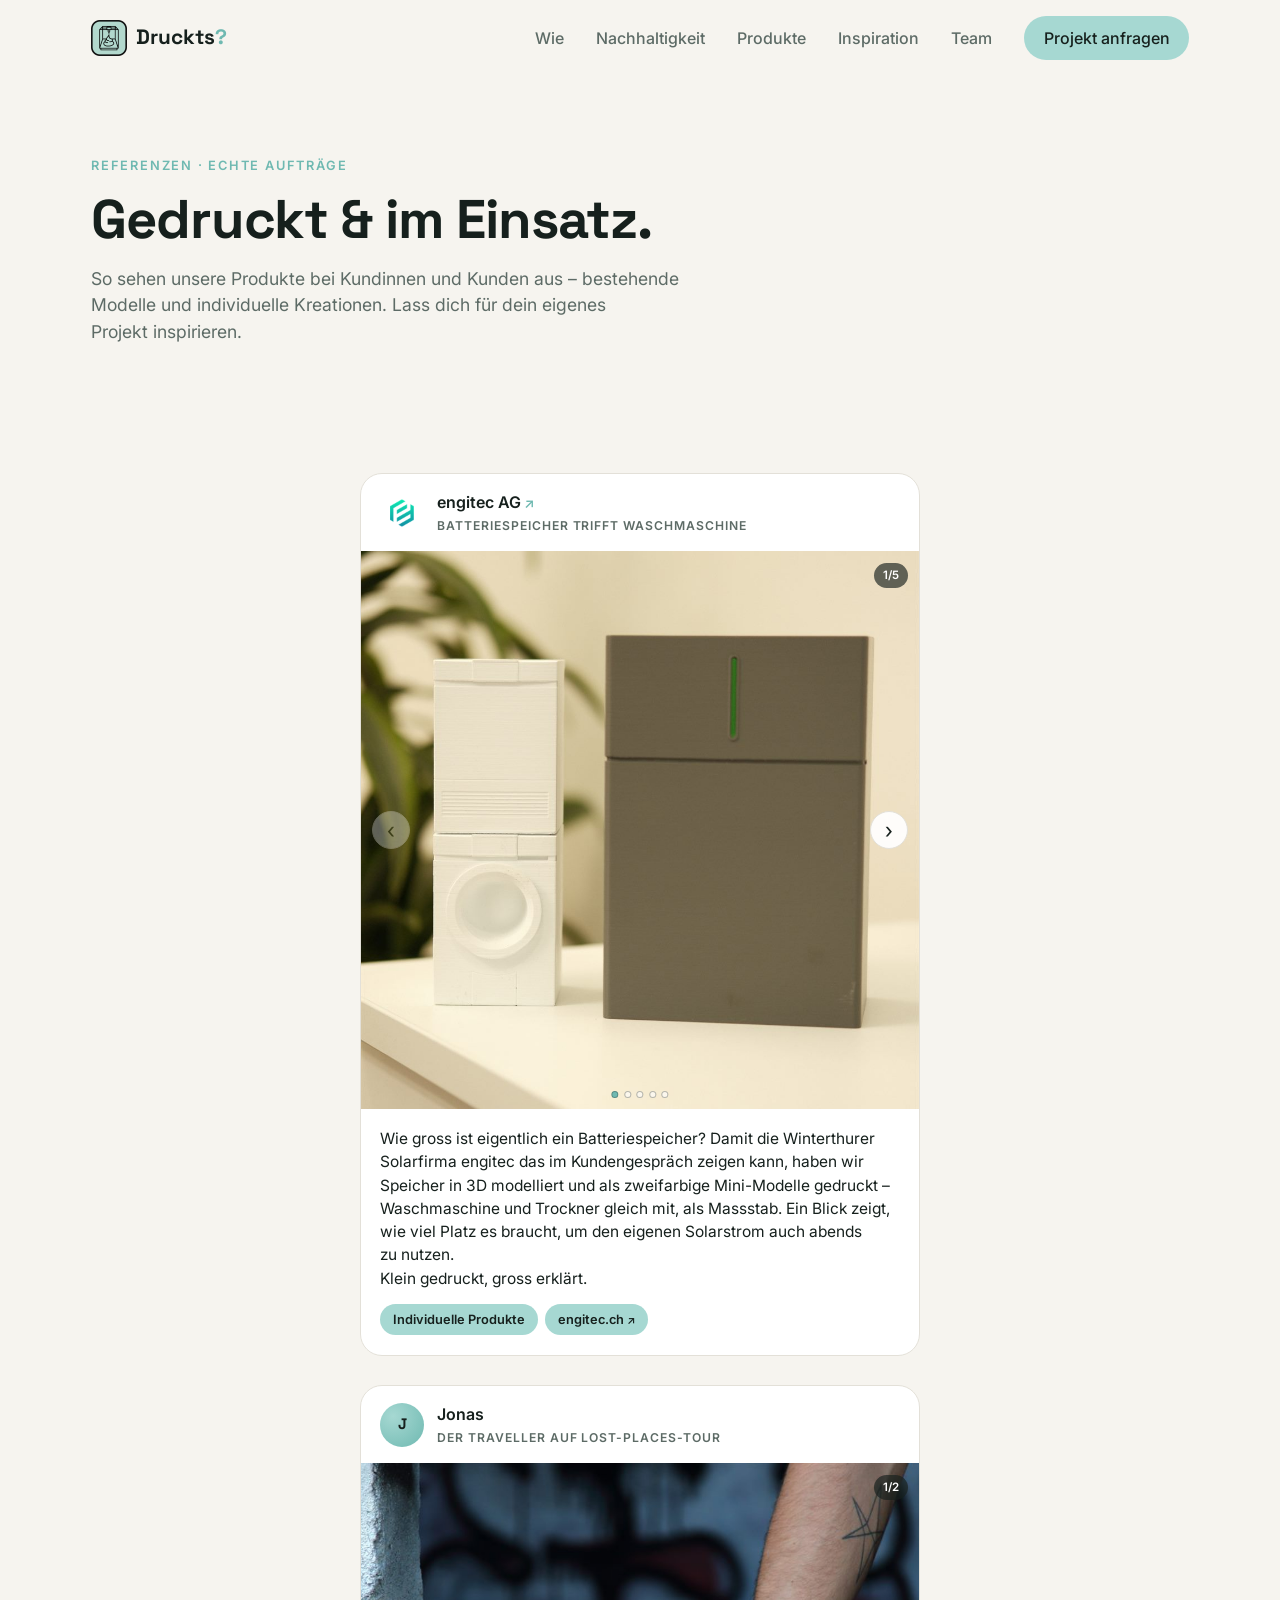
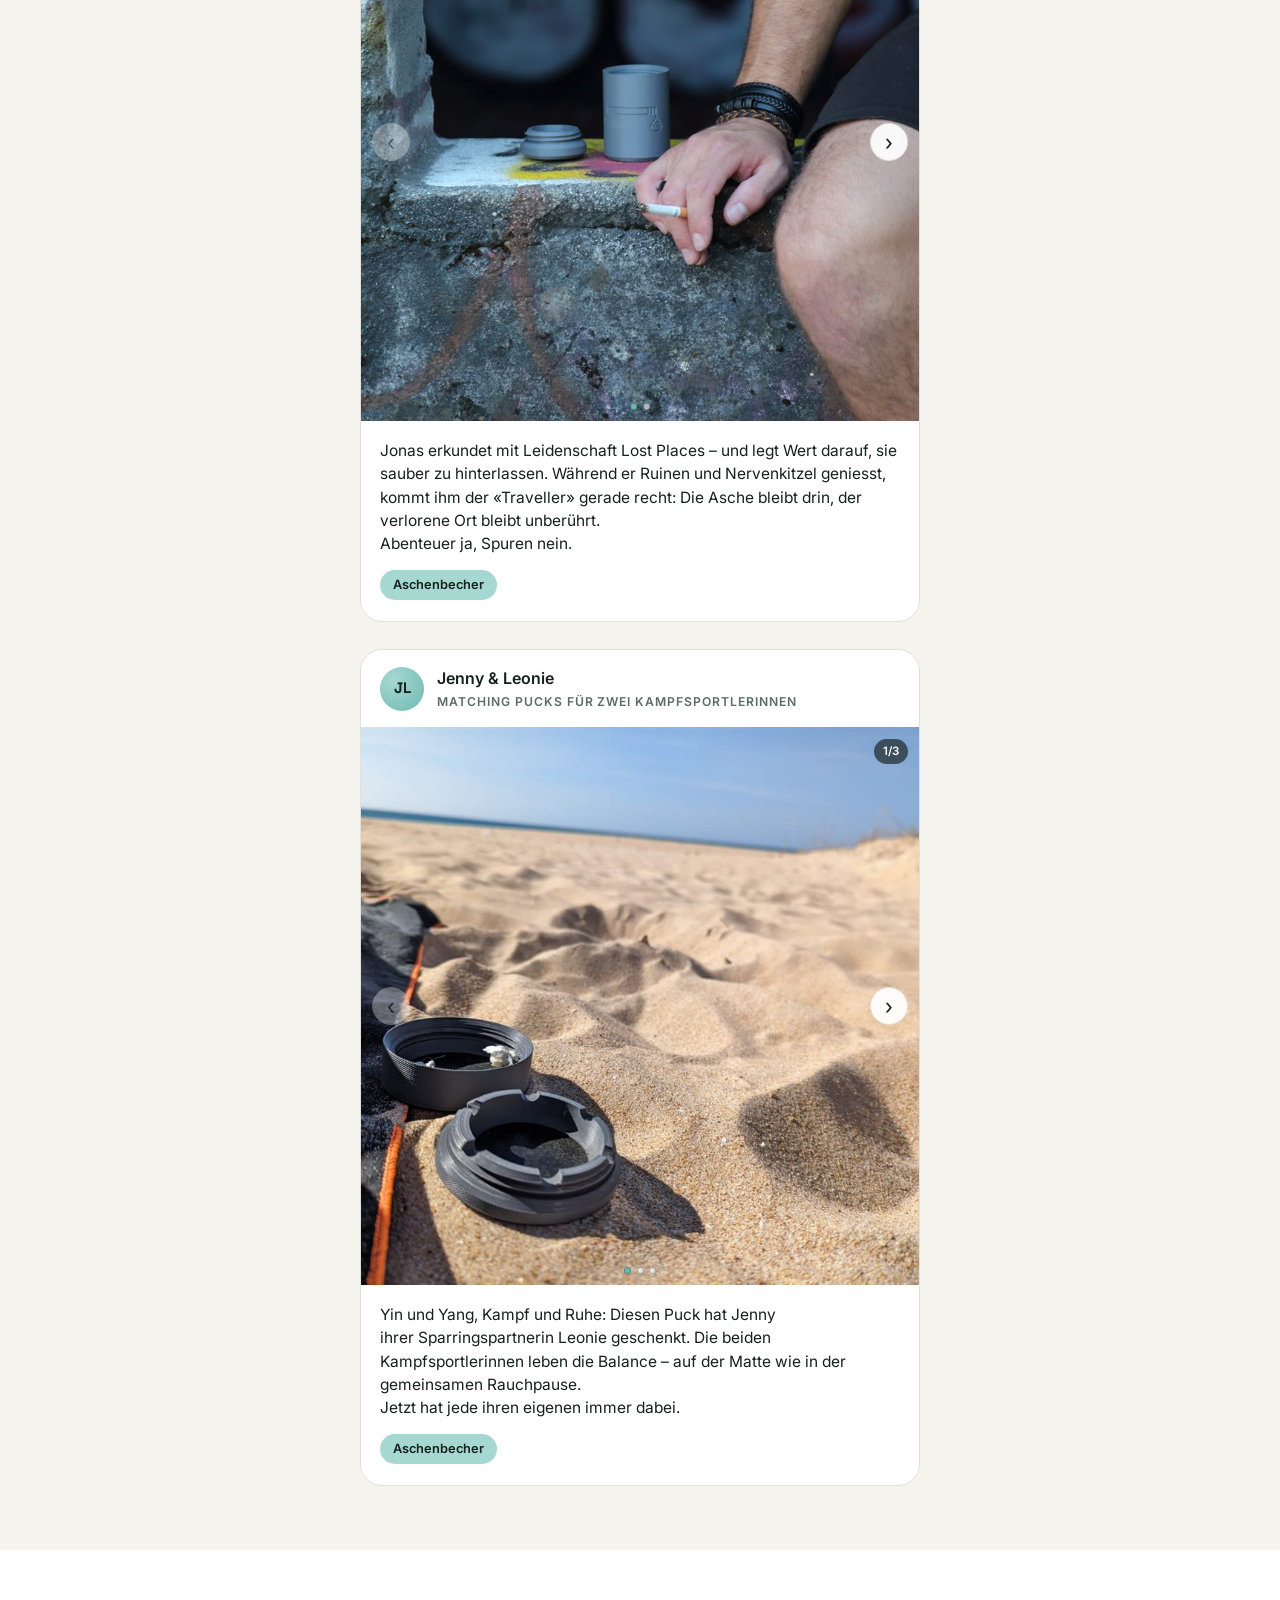
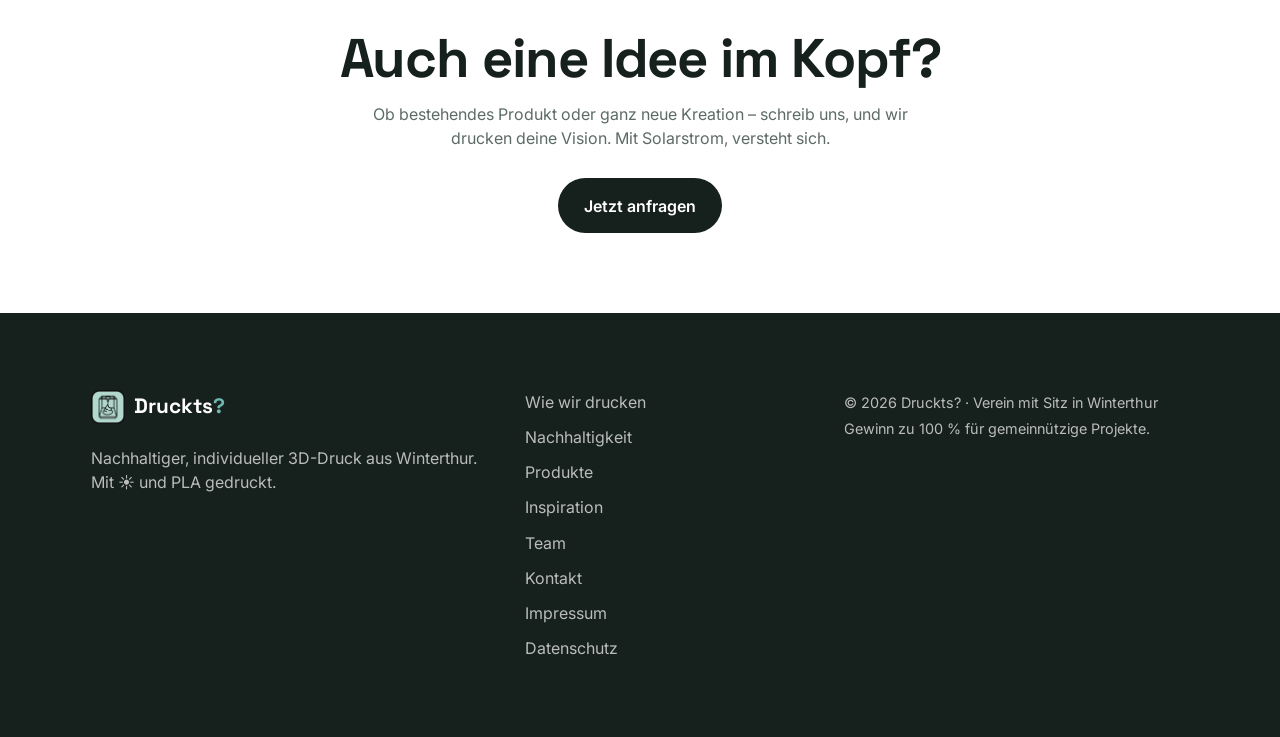
<file: inspiration.html>
<!DOCTYPE html>
<html lang="de-CH">
<head>
  <meta charset="UTF-8">
  <meta name="viewport" content="width=device-width, initial-scale=1">
  <title>Inspiration — Druckts?</title>
  <meta name="description" content="Referenzen von Druckts?: Bilder echter Aufträge – so sehen unsere nachhaltigen 3D-Druck-Produkte bei Kundinnen und Kunden im Einsatz aus.">
  <link rel="icon" type="image/png" href="assets/img/druckts-logo.png">
  <meta name="theme-color" content="#A6D8D2">

  <link rel="preconnect" href="https://fonts.googleapis.com">
  <link rel="preconnect" href="https://fonts.gstatic.com" crossorigin>
  <link href="https://fonts.googleapis.com/css2?family=Space+Grotesk:wght@500;600;700&family=Inter:wght@400;500;600&display=swap" rel="stylesheet">

  <link rel="stylesheet" href="assets/css/base.css">
  <link rel="stylesheet" href="assets/css/v1.css">
</head>
<body class="v1">
  <a class="skip-link" href="#main">Zum Inhalt springen</a>

  <header class="site-header" data-header>
    <div class="container site-header__bar">
      <a class="brand" href="index.html" aria-label="Druckts? Startseite">
        <img src="assets/img/druckts-logo.png" alt="" width="36" height="36">
        <span>Druckts<span class="brand__q">?</span></span>
      </a>
      <nav class="nav" data-nav aria-label="Hauptnavigation">
        <a href="index.html#wie">Wie</a>
        <a href="index.html#nachhaltigkeit">Nachhaltigkeit</a>
        <a href="index.html#produkte">Produkte</a>
        <a href="inspiration.html" aria-current="page">Inspiration</a>
        <a href="index.html#team">Team</a>
        <a class="nav__cta" href="index.html#kontakt">Projekt anfragen</a>
      </nav>
      <button class="nav-toggle" data-nav-toggle aria-expanded="false" aria-label="Menü öffnen">
        <span></span><span></span><span></span>
      </button>
    </div>
  </header>

  <main id="main">
    <section class="page-head">
      <div class="container">
        <div class="section-head reveal">
          <p class="eyebrow">Referenzen · Echte Aufträge</p>
          <h1 class="section-title">Gedruckt & im Einsatz.</h1>
          <p class="section-intro">
            So sehen unsere Produkte bei Kundinnen und Kunden aus – bestehende Modelle
            und individuelle Kreationen. Lass dich für dein eigenes Projekt inspirieren.
          </p>
        </div>
      </div>
    </section>

    <section class="models" aria-label="Referenz-Posts">
      <div class="container">
        <div class="feed" data-posts data-fallback="message"></div>
      </div>
    </section>

    <section class="models-cta">
      <div class="container reveal">
        <h2 class="section-title">Auch eine Idee im Kopf?</h2>
        <p>Ob bestehendes Produkt oder ganz neue Kreation – schreib uns, und wir drucken deine Vision. Mit Solarstrom, versteht sich.</p>
        <a class="btn btn--solid" href="index.html#kontakt">Jetzt anfragen</a>
      </div>
    </section>
  </main>

  <footer class="site-footer">
    <div class="container site-footer__grid">
      <div class="site-footer__brand">
        <a class="brand brand--light" href="index.html">
          <img src="assets/img/druckts-logo.png" alt="" width="34" height="34">
          <span>Druckts<span class="brand__q">?</span></span>
        </a>
        <p>Nachhaltiger, individueller 3D-Druck aus Winterthur. Mit ☀️ und PLA gedruckt.</p>
      </div>
      <nav class="site-footer__nav" aria-label="Footer">
        <a href="index.html#wie">Wie wir drucken</a>
        <a href="index.html#nachhaltigkeit">Nachhaltigkeit</a>
        <a href="index.html#produkte">Produkte</a>
        <a href="inspiration.html" aria-current="page">Inspiration</a>
        <a href="index.html#team">Team</a>
        <a href="index.html#kontakt">Kontakt</a>
        <a href="impressum.html">Impressum</a>
        <a href="datenschutz.html">Datenschutz</a>
      </nav>
      <div class="site-footer__meta">
        <p>© <span id="year">2026</span> Druckts? · Verein mit Sitz in Winterthur</p>
        <p>Gewinn zu 100 % für gemeinnützige Projekte.</p>
      </div>
    </div>
  </footer>

  <script>document.getElementById('year').textContent = new Date().getFullYear();</script>
  <script src="assets/js/posts.js" defer></script>
  <script src="assets/js/reveal.js" defer></script>
</body>
</html>
</file>
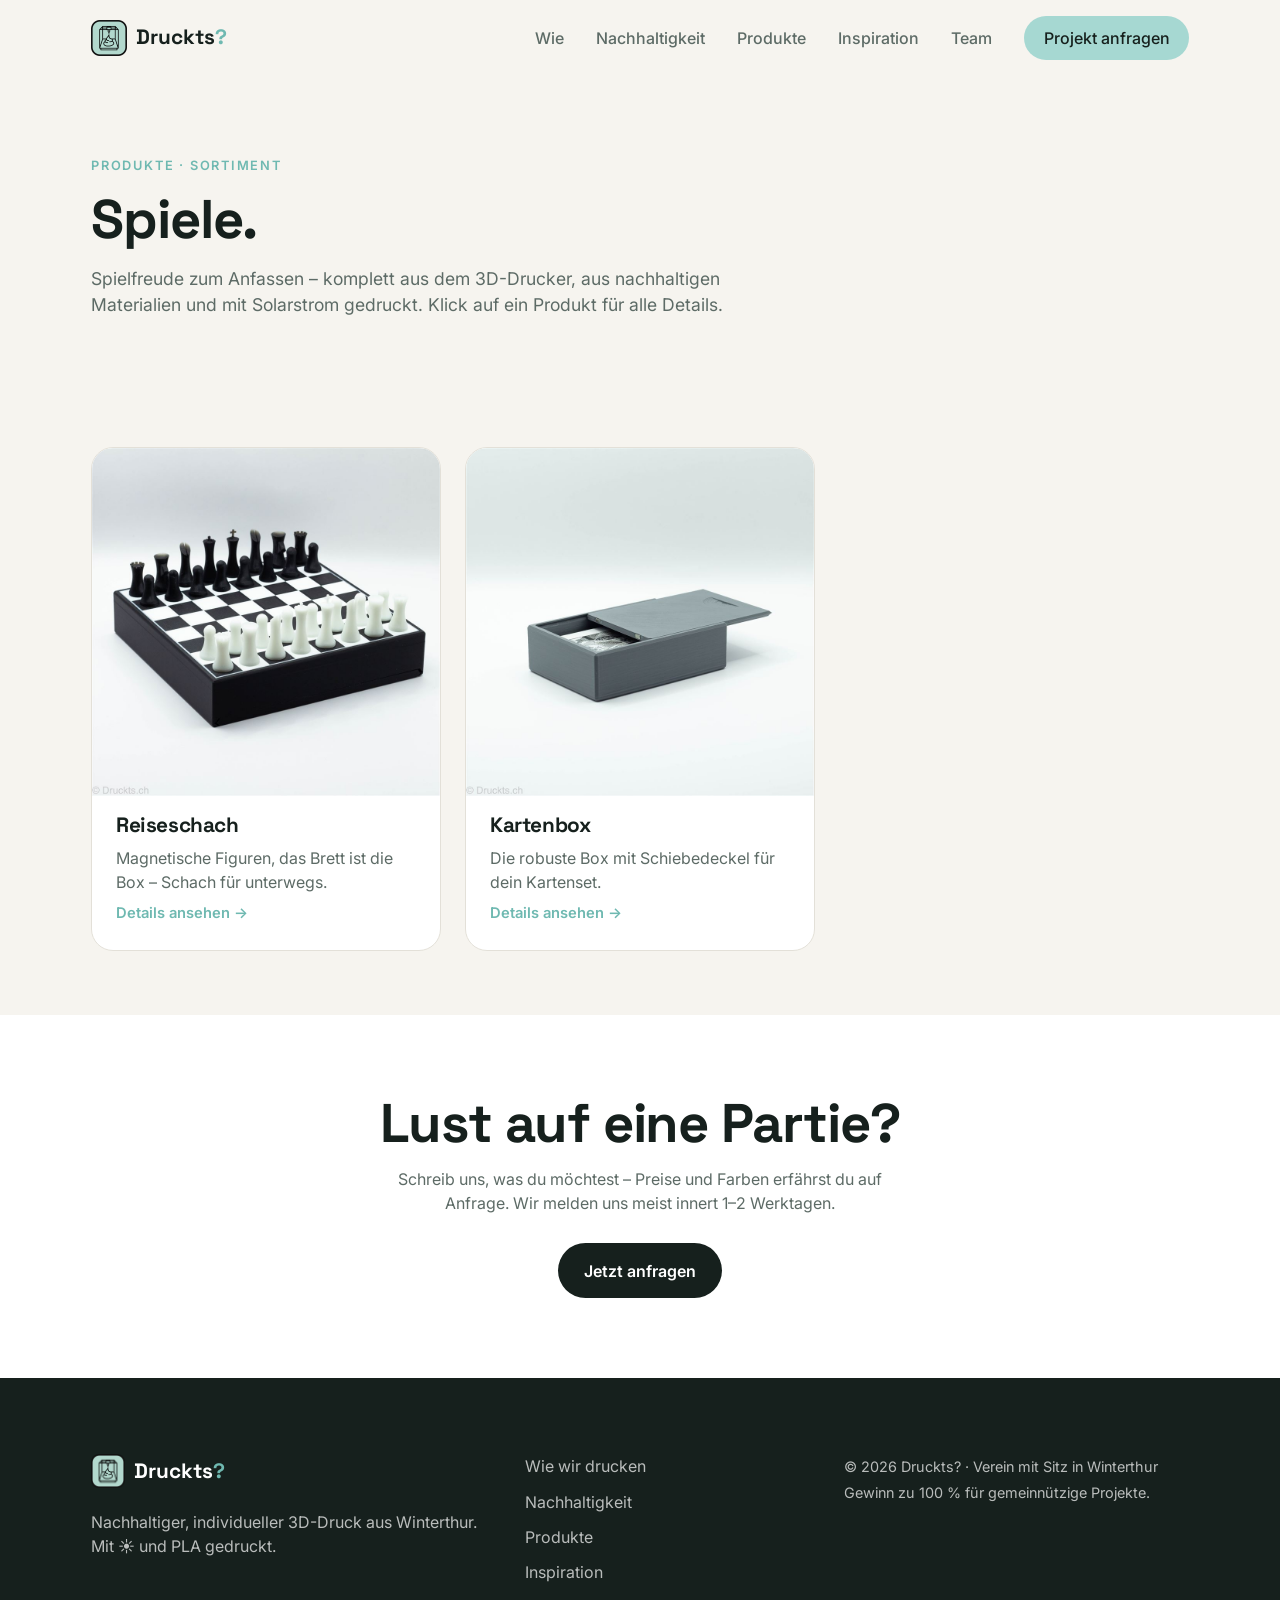
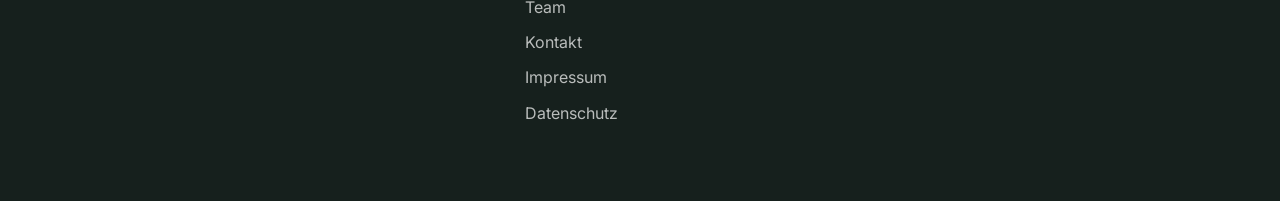
<file: spiele.html>
<!DOCTYPE html>
<html lang="de-CH">
<head>
  <meta charset="UTF-8">
  <meta name="viewport" content="width=device-width, initial-scale=1">
  <title>Spiele — Druckts?</title>
  <meta name="description" content="3D-gedruckte Spiele aus nachhaltigem PLA: Schachspiel mit Brett-Box und Kartenbox mit Schiebedeckel. Gedruckt mit Solarstrom in Winterthur.">
  <link rel="icon" type="image/png" href="assets/img/druckts-logo.png">
  <meta name="theme-color" content="#A6D8D2">

  <link rel="preconnect" href="https://fonts.googleapis.com">
  <link rel="preconnect" href="https://fonts.gstatic.com" crossorigin>
  <link href="https://fonts.googleapis.com/css2?family=Space+Grotesk:wght@500;600;700&family=Inter:wght@400;500;600&display=swap" rel="stylesheet">

  <link rel="stylesheet" href="assets/css/base.css">
  <link rel="stylesheet" href="assets/css/v1.css">
</head>
<body class="v1">
  <a class="skip-link" href="#main">Zum Inhalt springen</a>

  <header class="site-header" data-header>
    <div class="container site-header__bar">
      <a class="brand" href="index.html" aria-label="Druckts? Startseite">
        <img src="assets/img/druckts-logo.png" alt="" width="36" height="36">
        <span>Druckts<span class="brand__q">?</span></span>
      </a>
      <nav class="nav" data-nav aria-label="Hauptnavigation">
        <a href="index.html#wie">Wie</a>
        <a href="index.html#nachhaltigkeit">Nachhaltigkeit</a>
        <a href="index.html#produkte">Produkte</a>
        <a href="inspiration.html">Inspiration</a>
        <a href="index.html#team">Team</a>
        <a class="nav__cta" href="index.html#kontakt">Projekt anfragen</a>
      </nav>
      <button class="nav-toggle" data-nav-toggle aria-expanded="false" aria-label="Menü öffnen">
        <span></span><span></span><span></span>
      </button>
    </div>
  </header>

  <main id="main">
    <section class="page-head">
      <div class="container">
        <div class="section-head reveal">
          <p class="eyebrow">Produkte · Sortiment</p>
          <h1 class="section-title">Spiele.</h1>
          <p class="section-intro">
            Spielfreude zum Anfassen – komplett aus dem 3D-Drucker, aus nachhaltigen
            Materialien und mit Solarstrom gedruckt. Klick auf ein Produkt für alle Details.
          </p>
        </div>
      </div>
    </section>

    <section class="models">
      <div class="container">
        <div class="models__grid">
          <article class="model reveal" data-modal="m-schach" tabindex="0" role="button" aria-haspopup="dialog" aria-label="Details zum Reiseschach ansehen">
            <div class="model__main"><img src="assets/img/schach-1.jpg" alt="3D-gedrucktes Reiseschach: schwarz-weisses Brett mit allen Figuren aufgestellt" width="900" height="900"></div>
            <div class="model__body">
              <h3>Reiseschach</h3>
              <p>Magnetische Figuren, das Brett ist die Box – Schach für unterwegs.</p>
              <span class="model__more">Details ansehen →</span>
            </div>
          </article>

          <article class="model reveal" data-modal="m-kartenbox" style="--reveal-delay:100ms" tabindex="0" role="button" aria-haspopup="dialog" aria-label="Details zur Kartenbox ansehen">
            <div class="model__main"><img src="assets/img/kartenbox-1.jpg" alt="3D-gedruckte Kartenbox mit Schiebedeckel" width="900" height="900"></div>
            <div class="model__body">
              <h3>Kartenbox</h3>
              <p>Die robuste Box mit Schiebedeckel für dein Kartenset.</p>
              <span class="model__more">Details ansehen →</span>
            </div>
          </article>
        </div>
      </div>
    </section>

    <section class="models-cta">
      <div class="container reveal">
        <h2 class="section-title">Lust auf eine Partie?</h2>
        <p>Schreib uns, was du möchtest – Preise und Farben erfährst du auf Anfrage. Wir melden uns meist innert 1–2 Werktagen.</p>
        <a class="btn btn--solid" href="index.html#kontakt">Jetzt anfragen</a>
      </div>
    </section>
  </main>

  <!-- ============ Detail-Dialoge ============ -->
  <dialog class="model-modal" id="m-schach" aria-labelledby="m-schach-title">
    <button class="model-modal__close" type="button" data-close aria-label="Schliessen">×</button>
    <div class="model-modal__grid">
      <div class="model-gallery">
        <div class="model-gallery__main"><img src="assets/img/schach-1.jpg" alt="3D-gedrucktes Schachspiel mit aufgestellten Figuren"></div>
        <div class="model__thumbs" aria-label="Weitere Ansichten">
          <button class="is-active" type="button" aria-label="Ansicht 1"><img src="assets/img/schach-1.jpg" alt="" loading="lazy"></button>
          <button type="button" aria-label="Ansicht 2"><img src="assets/img/schach-2.jpg" alt="" loading="lazy"></button>
          <button type="button" aria-label="Ansicht 3"><img src="assets/img/schach-3.jpg" alt="" loading="lazy"></button>
          <button type="button" aria-label="Ansicht 4"><img src="assets/img/schach-4.jpg" alt="" loading="lazy"></button>
        </div>
      </div>
      <div class="model-modal__info">
        <p class="eyebrow">Spiele</p>
        <h3 id="m-schach-title">Reiseschach</h3>
        <p>Eines wie kein anderes: Brett und Figuren sind magnetisch – nichts
        verrutscht, auch unterwegs nicht. Nach der Partie verschwinden alle
        Figuren im Stauraum des Bretts. Wie deine Figuren und dein Brett
        aussehen, entscheidest du.</p>
        <dl class="specs">
          <div><dt>Umfang</dt><dd>Brett-Box + alle 32 Figuren, magnetisch</dd></div>
          <div><dt>Masse</dt><dd>170 × 170 × 35 mm</dd></div>
          <div><dt>Figuren</dt><dd>SLA-Druck aus Öko-Kunstharz – fein & glatt</dd></div>
          <div><dt>Produktion</dt><dd>100 % nachhaltiger Strom · Winterthur</dd></div>
          <div><dt>Farben</dt><dd>Farben & Personalisierung auf Anfrage</dd></div>
        </dl>
        <a class="btn btn--solid" href="index.html#kontakt">«Reiseschach» anfragen</a>
      </div>
    </div>
  </dialog>

  <dialog class="model-modal" id="m-kartenbox" aria-labelledby="m-kartenbox-title">
    <button class="model-modal__close" type="button" data-close aria-label="Schliessen">×</button>
    <div class="model-modal__grid">
      <div class="model-gallery">
        <div class="model-gallery__main"><img src="assets/img/kartenbox-1.jpg" alt="3D-gedruckte Kartenbox mit Schiebedeckel"></div>
        <div class="model__thumbs" aria-label="Weitere Ansichten">
          <button class="is-active" type="button" aria-label="Ansicht 1"><img src="assets/img/kartenbox-1.jpg" alt="" loading="lazy"></button>
          <button type="button" aria-label="Ansicht 2"><img src="assets/img/kartenbox-2.jpg" alt="" loading="lazy"></button>
        </div>
      </div>
      <div class="model-modal__info">
        <p class="eyebrow">Spiele</p>
        <h3 id="m-kartenbox-title">Kartenbox</h3>
        <p>Schluss mit ausgeleierten Kartonschachteln: Die robuste Box mit
        magnetischem Schiebedeckel hält dein Kartenset zusammen – ob Jass,
        Poker oder UNO. Nie mehr geknickte Karten im Gepäck.</p>
        <dl class="specs">
          <div><dt>Passt für</dt><dd>gängige Kartensets</dd></div>
          <div><dt>Masse</dt><dd>102 × 75 × 30 mm</dd></div>
          <div><dt>Verschluss</dt><dd>magnetischer Schiebedeckel</dd></div>
          <div><dt>Material</dt><dd>PLA, biologisch abbaubar</dd></div>
          <div><dt>Produktion</dt><dd>100 % nachhaltiger Strom · Winterthur</dd></div>
          <div><dt>Farben</dt><dd>Farben & Personalisierung auf Anfrage</dd></div>
        </dl>
        <a class="btn btn--solid" href="index.html#kontakt">«Kartenbox» anfragen</a>
      </div>
    </div>
  </dialog>

  <footer class="site-footer">
    <div class="container site-footer__grid">
      <div class="site-footer__brand">
        <a class="brand brand--light" href="index.html">
          <img src="assets/img/druckts-logo.png" alt="" width="34" height="34">
          <span>Druckts<span class="brand__q">?</span></span>
        </a>
        <p>Nachhaltiger, individueller 3D-Druck aus Winterthur. Mit ☀️ und PLA gedruckt.</p>
      </div>
      <nav class="site-footer__nav" aria-label="Footer">
        <a href="index.html#wie">Wie wir drucken</a>
        <a href="index.html#nachhaltigkeit">Nachhaltigkeit</a>
        <a href="index.html#produkte">Produkte</a>
        <a href="inspiration.html">Inspiration</a>
        <a href="index.html#team">Team</a>
        <a href="index.html#kontakt">Kontakt</a>
        <a href="impressum.html">Impressum</a>
        <a href="datenschutz.html">Datenschutz</a>
      </nav>
      <div class="site-footer__meta">
        <p>© <span id="year">2026</span> Druckts? · Verein mit Sitz in Winterthur</p>
        <p>Gewinn zu 100 % für gemeinnützige Projekte.</p>
      </div>
    </div>
  </footer>

  <script>
    document.getElementById('year').textContent = new Date().getFullYear();

    document.querySelectorAll('[data-modal]').forEach(function (card) {
      function open() { document.getElementById(card.dataset.modal).showModal(); }
      card.addEventListener('click', open);
      card.addEventListener('keydown', function (e) {
        if (e.key === 'Enter' || e.key === ' ') { e.preventDefault(); open(); }
      });
    });

    document.querySelectorAll('dialog.model-modal').forEach(function (d) {
      d.querySelector('[data-close]').addEventListener('click', function () { d.close(); });
      d.addEventListener('click', function (e) { if (e.target === d) d.close(); });
    });

    document.querySelectorAll('.model-gallery').forEach(function (g) {
      var main = g.querySelector('.model-gallery__main img');
      g.querySelectorAll('.model__thumbs button').forEach(function (b) {
        b.addEventListener('click', function () {
          main.src = b.querySelector('img').src;
          g.querySelectorAll('.model__thumbs button').forEach(function (x) { x.classList.remove('is-active'); });
          b.classList.add('is-active');
        });
      });
    });
  </script>
  <script src="assets/js/product-inspo.js" defer></script>
  <script src="assets/js/reveal.js" defer></script>
</body>
</html>
</file>
<file: assets/css/base.css>
/* ============================================================
   Druckts? — Shared base layer
   Reset · design tokens · animated printer · scroll reveals
   ============================================================ */

/* ---------- Modern reset ---------- */
*, *::before, *::after { box-sizing: border-box; }
* { margin: 0; padding: 0; }
html { -webkit-text-size-adjust: 100%; text-size-adjust: 100%; scroll-behavior: smooth; }
body { min-height: 100%; line-height: 1.5; -webkit-font-smoothing: antialiased; text-rendering: optimizeLegibility; }
img, picture, svg, video, canvas { display: block; max-width: 100%; height: auto; }
input, button, textarea, select { font: inherit; color: inherit; }
button { cursor: pointer; background: none; border: none; }
a { color: inherit; text-decoration: none; }
ul, ol { list-style: none; }
h1, h2, h3, h4 { line-height: 1.05; text-wrap: balance; letter-spacing: -0.02em; }
p { text-wrap: pretty; }
:focus-visible { outline: 3px solid currentColor; outline-offset: 3px; border-radius: 4px; }

/* ---------- Shared brand tokens ---------- */
:root {
  --brand-mint:  #A6D8D2;
  --brand-mint-600: #6FB9B1;
  --brand-ink:   #0E0E0E;
  --brand-sand:  #F6F4EF;
  --brand-solar: #FFC94D;
  --brand-leaf:  #3FA66B;

  --maxw: 1200px;
  --gutter: clamp(1.25rem, 4vw, 4rem);
  --section-y: clamp(4.5rem, 11vw, 9rem);

  --ease: cubic-bezier(0.22, 1, 0.36, 1);
}

/* ---------- Layout helpers ---------- */
.container { width: 100%; max-width: var(--maxw); margin-inline: auto; padding-inline: var(--gutter); }
.sr-only {
  position: absolute; width: 1px; height: 1px; padding: 0; margin: -1px;
  overflow: hidden; clip: rect(0 0 0 0); white-space: nowrap; border: 0;
}
.skip-link {
  position: absolute; left: 1rem; top: -3rem; z-index: 999;
  background: var(--brand-ink); color: #fff; padding: .6rem 1rem; border-radius: 8px;
  transition: top .2s var(--ease);
}
.skip-link:focus { top: 1rem; }

/* ---------- Scroll reveal ---------- */
.reveal {
  opacity: 0;
  transform: translateY(28px);
  transition: opacity .8s var(--ease), transform .8s var(--ease);
  transition-delay: var(--reveal-delay, 0ms);
  will-change: opacity, transform;
}
.reveal.is-visible { opacity: 1; transform: none; }

/* ============================================================
   Animated 3D-printer (brand motif) — injected by printer.js
   Colours are themed per version via CSS custom props:
   --pr-stroke, --pr-object, --pr-accent, --pr-glow
   ============================================================ */
.printer { width: 100%; height: auto; overflow: visible; }
.printer [stroke] { vector-effect: non-scaling-stroke; }

.pr-frame, .pr-gantry, .pr-bed, .pr-rail {
  fill: none;
  stroke: var(--pr-stroke, var(--brand-ink));
  stroke-width: 3;
  stroke-linecap: round;
  stroke-linejoin: round;
}
.pr-frame { stroke-width: 3.4; }
.pr-bed { stroke-width: 4.5; }

/* draw-on of the frame */
.pr-draw {
  stroke-dasharray: var(--len, 1400);
  stroke-dashoffset: var(--len, 1400);
}
.printer.is-live .pr-draw { animation: pr-draw 2.2s var(--ease) forwards; }
@keyframes pr-draw { to { stroke-dashoffset: 0; } }

/* print head travels along the X gantry */
.pr-head { transform-box: fill-box; transform-origin: center; }
.printer.is-live .pr-head { animation: pr-travel 3.6s ease-in-out 1.1s infinite; }
@keyframes pr-travel {
  0%, 100% { transform: translateX(-26px); }
  50%      { transform: translateX(26px); }
}
.pr-nozzle { fill: var(--pr-accent, var(--brand-solar)); }

/* printed object grows layer by layer */
.pr-layer {
  fill: var(--pr-object, var(--brand-mint));
  transform-box: fill-box;
  transform-origin: bottom center;
  transform: scaleY(0);
  opacity: 0;
}
.printer.is-live .pr-layer { animation: pr-layer .5s var(--ease) forwards; }
.printer.is-live .pr-layer:nth-child(1) { animation-delay: 1.4s; }
.printer.is-live .pr-layer:nth-child(2) { animation-delay: 1.7s; }
.printer.is-live .pr-layer:nth-child(3) { animation-delay: 2.0s; }
.printer.is-live .pr-layer:nth-child(4) { animation-delay: 2.3s; }
.printer.is-live .pr-layer:nth-child(5) { animation-delay: 2.6s; }
.printer.is-live .pr-layer:nth-child(6) { animation-delay: 2.9s; }
@keyframes pr-layer { to { transform: scaleY(1); opacity: 1; } }

/* tiny sun = "Sonnenschein in sich" */
.pr-sun { transform-box: fill-box; transform-origin: center; }
.printer.is-live .pr-sun { animation: pr-spin 18s linear infinite; }
@keyframes pr-spin { to { transform: rotate(360deg); } }

/* ============================================================
   Review-only chrome: floating version switcher
   ============================================================ */
.vswitch {
  position: fixed;
  z-index: 200;
  left: 50%;
  bottom: clamp(1rem, 3vw, 1.75rem);
  transform: translateX(-50%);
  display: flex;
  align-items: center;
  gap: .25rem;
  padding: .35rem;
  background: rgba(14, 14, 14, .9);
  -webkit-backdrop-filter: blur(10px);
  backdrop-filter: blur(10px);
  border-radius: 999px;
  box-shadow: 0 12px 40px rgba(0, 0, 0, .28);
  font: 600 .82rem/1 "Inter", system-ui, sans-serif;
}
.vswitch a {
  display: inline-flex;
  align-items: center;
  padding: .5rem .85rem;
  border-radius: 999px;
  color: #fff;
  opacity: .7;
  transition: opacity .2s var(--ease), background .2s var(--ease);
}
.vswitch a:hover { opacity: 1; }
.vswitch a[aria-current="page"] { background: var(--brand-mint); color: var(--brand-ink); opacity: 1; }
.vswitch .vswitch__home { opacity: .55; font-weight: 500; }
@media print { .vswitch { display: none; } }

/* ---------- Reduced motion: everything calm ---------- */
@media (prefers-reduced-motion: reduce) {
  html { scroll-behavior: auto; }
  .reveal { opacity: 1; transform: none; transition: none; }
  .printer .pr-draw { stroke-dashoffset: 0; }
  .printer .pr-layer { transform: none; opacity: 1; }
  .printer.is-live .pr-head,
  .printer.is-live .pr-sun,
  .printer.is-live .pr-draw,
  .printer.is-live .pr-layer { animation: none; }
  *, *::before, *::after {
    animation-duration: .001ms !important;
    animation-iteration-count: 1 !important;
    transition-duration: .001ms !important;
  }
}
</file>
<file: assets/css/v1.css>
/* ============================================================
   Version 1 — "Eco Clean"
   Swiss minimal · airy · editorial · light
   ============================================================ */
.v1 {
  --bg: var(--brand-sand);
  --surface: #ffffff;
  --text: #16201d;
  --muted: #5d6b66;
  --line: #e3e0d8;
  --accent: var(--brand-mint);
  --accent-deep: var(--brand-mint-600);

  --pr-stroke: #16201d;
  --pr-object: var(--brand-mint);
  --pr-accent: var(--brand-solar);

  font-family: "Inter", system-ui, -apple-system, Segoe UI, Roboto, sans-serif;
  background: var(--bg);
  color: var(--text);
}
.v1 h1, .v1 h2, .v1 h3, .v1 .brand { font-family: "Space Grotesk", "Inter", sans-serif; }
.brand__q { color: var(--accent-deep); }

/* ---------- Shared bits ---------- */
.eyebrow {
  font-size: .8rem; font-weight: 600; letter-spacing: .14em; text-transform: uppercase;
  color: var(--accent-deep); margin-bottom: 1rem;
}
.eyebrow--solar { color: #b6812a; }
.eyebrow--light { color: rgba(255,255,255,.8); }
.section-title { font-size: clamp(2rem, 5vw, 3.4rem); font-weight: 700; }
.section-head { max-width: 44rem; margin-bottom: clamp(2.5rem, 5vw, 4rem); }
.section-intro { margin-top: 1.1rem; color: var(--muted); font-size: 1.1rem; max-width: 40rem; }

.btn {
  display: inline-flex; align-items: center; justify-content: center; gap: .5rem;
  padding: .95rem 1.6rem; border-radius: 999px; font-weight: 600; font-size: 1rem;
  transition: transform .25s var(--ease), background .25s var(--ease), box-shadow .25s var(--ease), color .25s var(--ease);
}
.btn--solid { background: var(--text); color: #fff; }
.btn--solid:hover { transform: translateY(-3px); box-shadow: 0 14px 30px rgba(22,32,29,.25); }
.btn--ghost { border: 1.5px solid var(--text); }
.btn--ghost:hover { background: var(--text); color: #fff; transform: translateY(-3px); }
.btn--block { width: 100%; }

/* ---------- Header ---------- */
.site-header { position: sticky; top: 0; z-index: 100; transition: background .3s var(--ease), box-shadow .3s var(--ease); }
.site-header.is-scrolled { background: rgba(246,244,239,.85); -webkit-backdrop-filter: blur(12px); backdrop-filter: blur(12px); box-shadow: 0 1px 0 var(--line); }
.site-header__bar { display: flex; align-items: center; justify-content: space-between; height: 76px; }
.brand { display: inline-flex; align-items: center; gap: .55rem; font-size: 1.3rem; font-weight: 700; }
.nav { display: flex; align-items: center; gap: 2rem; }
.nav a { font-weight: 500; color: var(--muted); transition: color .2s; }
.nav a:hover { color: var(--text); }
.nav__cta { padding: .6rem 1.2rem; border-radius: 999px; background: var(--accent); color: var(--text) !important; font-weight: 600; }
.nav__cta:hover { background: var(--accent-deep); color: #fff !important; }

.nav-toggle { display: none; flex-direction: column; gap: 5px; padding: 10px; }
.nav-toggle span { width: 24px; height: 2px; background: var(--text); border-radius: 2px; transition: transform .3s var(--ease), opacity .2s; }

/* ---------- Hero ---------- */
.hero { padding-top: clamp(2rem, 5vw, 4rem); position: relative; overflow: hidden; }
.hero__grid { display: grid; grid-template-columns: 1.1fr .9fr; gap: clamp(2rem, 5vw, 4rem); align-items: center; padding-bottom: clamp(2.5rem, 5vw, 4rem); }
.hero__title { font-size: clamp(2.6rem, 7vw, 5rem); font-weight: 700; line-height: .98; }
.hero__brand { color: var(--accent-deep); }
.hero__lead { margin-top: 1.5rem; font-size: clamp(1.05rem, 1.6vw, 1.25rem); color: var(--muted); max-width: 34rem; }
.hero__actions { display: flex; flex-wrap: wrap; gap: .9rem; margin-top: 2rem; }
.hero__badges { display: flex; flex-wrap: wrap; gap: 1.2rem 1.8rem; margin-top: 2.2rem; }
.hero__badges li { display: inline-flex; align-items: center; gap: .5rem; font-weight: 500; font-size: .95rem; color: var(--text); }

.hero__art { position: relative; }
.hero__art-card {
  background: linear-gradient(160deg, #fff, #eef6f4);
  border: 1px solid var(--line); border-radius: 28px; padding: clamp(1.5rem, 4vw, 3rem);
  box-shadow: 0 30px 60px -30px rgba(22,32,29,.3);
}
.hero__printer { max-width: 360px; margin-inline: auto; }
.hero__art-note { margin-top: 1rem; text-align: center; color: var(--muted); font-size: .9rem; }

/* ---------- Marquee ---------- */
.marquee { border-block: 1px solid var(--line); padding: 1rem 0; overflow: hidden; white-space: nowrap; }
.marquee__track { display: inline-flex; animation: marquee 26s linear infinite; font-family: "Space Grotesk", sans-serif; font-weight: 600; font-size: clamp(1.1rem, 2vw, 1.5rem); color: var(--text); }
.marquee__track span { margin-right: 2rem; }
.marquee__track span:nth-child(even) { color: var(--accent-deep); }
@keyframes marquee { to { transform: translateX(-50%); } }
@media (prefers-reduced-motion: reduce) { .marquee__track { animation: none; } }

/* ---------- Generic section spacing ---------- */
.why, .how, .impact, .process, .products, .team, .contact { padding-block: var(--section-y); }

/* ---------- Why ---------- */
.why {
  position: relative;
  background: url("../img/heiss-wird.jpg") center 58% / cover no-repeat;
}
.why::before {
  content: "";
  position: absolute;
  inset: 0;
  background: linear-gradient(180deg, rgba(246,244,239,.94), rgba(246,244,239,.74));
}
.why .container { position: relative; }
.why__grid { display: grid; grid-template-columns: 1fr 1.3fr; gap: clamp(2rem, 5vw, 5rem); align-items: end; }
.why__body { font-size: clamp(1.2rem, 2.4vw, 1.9rem); line-height: 1.4; font-weight: 500; font-family: "Space Grotesk", sans-serif; }

/* ---------- How / cards ---------- */
.how { background: var(--surface); }
.cards-3 { display: grid; grid-template-columns: repeat(3, 1fr); gap: 1.5rem; }
.card { background: var(--bg); border: 1px solid var(--line); border-radius: 22px; padding: 2rem; transition: transform .3s var(--ease), box-shadow .3s var(--ease); }
.card:hover { transform: translateY(-6px); box-shadow: 0 24px 40px -24px rgba(22,32,29,.35); }
.card__icon { width: 56px; height: 56px; display: grid; place-items: center; border-radius: 16px; background: var(--accent); font-size: 1.6rem; margin-bottom: 1.3rem; }
.card h3 { font-size: 1.4rem; margin-bottom: .6rem; }
.card p { color: var(--muted); }

/* ---------- Impact ---------- */
.impact { background: var(--text); color: #fff; border-radius: clamp(24px, 4vw, 48px); margin-inline: clamp(0px, 2vw, 1.5rem); }
.impact__grid { display: grid; grid-template-columns: 1.2fr 1fr; gap: clamp(2rem, 5vw, 4rem); align-items: center; }
.impact__copy p { margin-top: 1.2rem; color: rgba(255,255,255,.78); font-size: 1.1rem; max-width: 36rem; }
.impact .section-title { color: #fff; }
.stats { display: grid; gap: 1rem; }
.stats li { display: flex; align-items: baseline; gap: 1.2rem; padding-bottom: 1rem; border-bottom: 1px solid rgba(255,255,255,.15); }
.stats strong { font-family: "Space Grotesk", sans-serif; font-size: clamp(2.6rem, 6vw, 4rem); color: var(--accent); line-height: 1; }
.stats span:last-child { color: rgba(255,255,255,.8); font-weight: 500; }

/* ---------- Process / steps ---------- */
.steps { display: grid; grid-template-columns: repeat(4, 1fr); gap: 1.5rem; counter-reset: step; }
.step { position: relative; padding-top: 1.5rem; border-top: 2px solid var(--text); }
.step__num { font-family: "Space Grotesk", sans-serif; font-weight: 700; font-size: 1rem; color: var(--accent-deep); }
.step h3 { font-size: 1.25rem; margin: .6rem 0 .5rem; }
.step p { color: var(--muted); }

/* ---------- Products ---------- */
.products { background: var(--surface); }
.products__grid { display: grid; grid-template-columns: repeat(3, 1fr); gap: 1.5rem; }
.product { background: var(--bg); border: 1px solid var(--line); border-radius: 22px; overflow: hidden; transition: transform .3s var(--ease), box-shadow .3s var(--ease); }
.product:hover { transform: translateY(-6px); box-shadow: 0 24px 40px -24px rgba(22,32,29,.35); }
.product__media { aspect-ratio: 4/3; display: grid; place-items: center; font-size: 3.5rem; overflow: hidden; }
.product__media--ash { background: linear-gradient(150deg, #d9ece9, #b9ddd7); }
.product__media--games { background: linear-gradient(150deg, #f3e6c4, #ffe39c); }
.product__media--custom { background: linear-gradient(150deg, #e7e3f5, #cfc6ef); }
.product__media img { width: 100%; height: 100%; object-fit: cover; transition: transform .4s var(--ease); }
.product:hover .product__media img { transform: scale(1.04); }
/* "Individuelle Produkte": live printer animation instead of a photo */
.product__media--custom { padding: 1.25rem; }
.product__printer { width: 100%; max-width: 210px; }
.product__body { padding: 1.5rem; }
.product__body h3 { font-size: 1.35rem; margin-bottom: .4rem; }
.product__body p { color: var(--muted); margin-bottom: 1rem; }
.product__tag { display: inline-block; font-size: .8rem; font-weight: 600; padding: .35rem .8rem; border-radius: 999px; background: var(--accent); color: var(--text); }
.products__cta { margin-top: 2.5rem; text-align: center; }

a.product { display: block; color: inherit; }

/* ---------- Model pages (Sortiment) ---------- */
.page-head { padding-block: clamp(3rem, 7vw, 5rem) 0; }
.page-head .section-intro { margin-bottom: 0; }
.models { padding-block: clamp(2.5rem, 5vw, 4rem); }
.models + .models { padding-top: 0; }
.models__group-title { font-size: clamp(1.4rem, 3vw, 1.9rem); margin-bottom: 1.6rem; }
.models__grid { display: grid; grid-template-columns: repeat(3, 1fr); gap: 1.5rem; }
.model { background: var(--surface); border: 1px solid var(--line); border-radius: 22px; overflow: hidden; display: flex; flex-direction: column; transition: transform .3s var(--ease), box-shadow .3s var(--ease); }
.model:hover { transform: translateY(-6px); box-shadow: 0 24px 40px -24px rgba(22,32,29,.35); }
.model__main { aspect-ratio: 1; overflow: hidden; background: #fff; }
.model__main img { width: 100%; height: 100%; object-fit: cover; }
.model__thumbs { display: flex; gap: .5rem; padding: .8rem .8rem 0; }
.model__thumbs button { width: 54px; height: 54px; border-radius: 10px; overflow: hidden; border: 2px solid var(--line); cursor: pointer; padding: 0; background: #fff; transition: border-color .2s; }
.model__thumbs button:hover { border-color: var(--accent); }
.model__thumbs button.is-active { border-color: var(--accent-deep); }
.model__thumbs img { width: 100%; height: 100%; object-fit: cover; display: block; }
.model__body { padding: 1.2rem 1.5rem 1.6rem; display: flex; flex-direction: column; gap: .55rem; flex: 1; }
.model__body h3 { font-size: 1.3rem; }
.model__body p { color: var(--muted); flex: 1; }
.model__body .product__tag { align-self: flex-start; }
.models-cta { background: var(--surface); padding-block: clamp(3rem, 7vw, 5rem); text-align: center; }
.models-cta p { color: var(--muted); margin: .9rem auto 1.8rem; max-width: 34rem; }
.models__group-intro { color: var(--muted); max-width: 42rem; margin: -1rem 0 1.8rem; }
.model[data-modal] { cursor: pointer; }
.model[data-modal]:focus-visible { outline: 3px solid var(--accent-deep); outline-offset: 3px; }
.model__more { color: var(--accent-deep); font-weight: 600; font-size: .92rem; }

/* ---------- Model detail dialog ---------- */
.model-modal { border: 0; border-radius: 24px; padding: 0; width: min(880px, calc(100vw - 2rem)); max-height: calc(100vh - 3rem); overflow: auto; box-shadow: 0 40px 80px -30px rgba(22,32,29,.5); }
.model-modal::backdrop { background: rgba(22,32,29,.55); }
.model-modal__grid { display: grid; grid-template-columns: 1fr 1.05fr; }
.model-gallery { background: #fff; }
.model-gallery__main { aspect-ratio: 1; overflow: hidden; }
.model-gallery__main img { width: 100%; height: 100%; object-fit: cover; }
.model-gallery .model__thumbs { padding: .8rem; }
.model-modal__info { padding: clamp(1.6rem, 4vw, 2.4rem); display: flex; flex-direction: column; align-items: flex-start; gap: .6rem; background: var(--brand-sand); }
.model-modal__info .eyebrow { margin-bottom: 0; }
.model-modal__info h3 { font-size: clamp(1.6rem, 3vw, 2.1rem); }
.model-modal__info > p { color: var(--muted); }
.specs { display: grid; gap: .55rem; margin: .8rem 0 1.4rem; width: 100%; }
.specs > div { display: grid; grid-template-columns: 110px 1fr; gap: .8rem; padding-bottom: .55rem; border-bottom: 1px solid var(--line); }
.specs dt { font-weight: 600; font-size: .9rem; }
.specs dd { color: var(--muted); font-size: .95rem; }
.model-modal__close { position: absolute; top: .9rem; right: .9rem; z-index: 2; width: 40px; height: 40px; border-radius: 50%; background: rgba(255,255,255,.92); border: 1px solid var(--line); font-size: 1.4rem; line-height: 1; cursor: pointer; transition: transform .2s var(--ease); }
.model-modal__close:hover { transform: scale(1.08); }
.model-modal__inspo { align-self: flex-start; display: inline-flex; align-items: center; gap: .45rem; font-weight: 600; font-size: .95rem; color: var(--accent-deep); padding-bottom: 2px; border-bottom: 1px dashed var(--accent-deep); transition: color .2s var(--ease), border-color .2s var(--ease); }
.model-modal__inspo:hover { color: var(--text); border-color: var(--text); }

/* Hervorheben des Ziel-Posts, wenn man aus einer Produktseite kommt */
.post.is-target { animation: post-target 2.4s var(--ease); }
@keyframes post-target {
  0%, 100% { box-shadow: 0 0 0 0 rgba(111,185,177,0); }
  12%, 60% { box-shadow: 0 0 0 4px var(--accent); }
}
@media (max-width: 900px) { .models__grid { grid-template-columns: 1fr; } .model-modal__grid { grid-template-columns: 1fr; } }

/* ---------- Team ---------- */
.team__grid { display: grid; grid-template-columns: repeat(3, 1fr); gap: 1.5rem; }
.member { text-align: center; padding: 2.2rem 1.5rem; border: 1px solid var(--line); border-radius: 22px; background: var(--surface); }
.member__avatar {
  width: 84px; height: 84px; margin: 0 auto 1.2rem; border-radius: 50%;
  display: grid; place-items: center; font-family: "Space Grotesk", sans-serif; font-weight: 700;
  font-size: 1.4rem; color: var(--text);
  background: radial-gradient(circle at 30% 30%, var(--accent), var(--accent-deep));
}
.member h3 { font-size: 1.25rem; }
.member__role { color: var(--accent-deep); font-weight: 600; font-size: .9rem; margin: .25rem 0 .9rem; text-transform: uppercase; letter-spacing: .06em; }
.member__bio { color: var(--muted); font-style: italic; }

/* ---------- Contact ---------- */
.contact__grid { display: grid; grid-template-columns: 1fr 1.1fr; gap: clamp(2rem, 5vw, 4rem); align-items: start; }
.contact__intro p { margin-top: 1.1rem; color: var(--muted); font-size: 1.1rem; }
.contact__facts { margin-top: 2rem; display: grid; gap: .9rem; }
.contact__facts li { padding-bottom: .9rem; border-bottom: 1px solid var(--line); color: var(--muted); }
.contact__facts strong { color: var(--text); margin-right: .5rem; }
.contact__tool { margin-top: 1.2rem; padding: 1rem 1.2rem; background: var(--surface); border: 1px solid var(--line); border-radius: 14px; color: var(--muted); font-size: .98rem; }
.contact__tool strong { color: var(--accent-deep); }
.contact__tool a { color: var(--accent-deep); font-weight: 600; text-decoration: underline; text-underline-offset: 2px; }
.contact__tool a:hover { color: var(--text); }

.form { background: var(--surface); border: 1px solid var(--line); border-radius: 24px; padding: clamp(1.5rem, 4vw, 2.5rem); display: grid; grid-template-columns: 1fr 1fr; gap: 1.2rem; }
.form__hp { position: absolute; left: -9999px; }
.field { display: grid; gap: .45rem; }
.field--full { grid-column: 1 / -1; }
.field label { font-weight: 600; font-size: .9rem; }
.field label span { color: #cf5b4e; }
.field input, .field textarea { padding: .85rem 1rem; border: 1.5px solid var(--line); border-radius: 12px; background: var(--bg); transition: border-color .2s, box-shadow .2s; }
.field input:focus, .field textarea:focus { outline: none; border-color: var(--accent-deep); box-shadow: 0 0 0 4px rgba(111,185,177,.2); }
.form .btn--block { grid-column: 1 / -1; }

/* ---------- Footer ---------- */
.site-footer { background: var(--text); color: rgba(255,255,255,.7); padding-block: clamp(3rem, 6vw, 5rem); }
.site-footer__grid { display: grid; grid-template-columns: 1.4fr 1fr 1.2fr; gap: 2rem; align-items: start; }
.brand--light { color: #fff; }
.site-footer__brand p { margin-top: 1rem; max-width: 26rem; }
.site-footer__nav { display: grid; gap: .7rem; }
.site-footer__nav a:hover { color: #fff; }
.site-footer__meta { font-size: .9rem; line-height: 1.8; }

/* ---------- Inspiration / Posts ---------- */
.inspiration { padding-block: var(--section-y); }
.inspiration__grid { display: grid; grid-template-columns: repeat(2, 1fr); gap: 1.5rem; }
.inspiration__cta { margin-top: 2.5rem; text-align: center; }

.feed { max-width: 560px; margin-inline: auto; display: grid; gap: 1.75rem; }
.feed-status { text-align: center; color: var(--muted); padding: 2.5rem 1.5rem; border: 1.5px dashed var(--line); border-radius: 22px; display: grid; gap: .8rem; }
.feed-status__hint { font-size: .88rem; }

.post { background: var(--surface); border: 1px solid var(--line); border-radius: 22px; overflow: hidden; scroll-margin-top: 92px; }
.post__head { display: flex; align-items: center; gap: .8rem; padding: 1rem 1.2rem; }
.post__avatar {
  width: 44px; height: 44px; border-radius: 50%; flex-shrink: 0;
  display: grid; place-items: center; object-fit: cover;
  font-family: "Space Grotesk", sans-serif; font-weight: 700; font-size: .95rem; color: var(--text);
  background: radial-gradient(circle at 30% 30%, var(--accent), var(--accent-deep));
}
.post__meta { min-width: 0; }
.post__name { font-weight: 600; color: var(--text); }
a.post__name:hover { color: var(--accent-deep); }
.post__ext { color: var(--accent-deep); font-size: .85em; }
.post__project { font-size: .76rem; font-weight: 600; letter-spacing: .08em; text-transform: uppercase; color: var(--muted); margin-top: .2rem; }

.post__media { position: relative; }
.post__track {
  display: flex; aspect-ratio: 1; overflow-x: auto;
  scroll-snap-type: x mandatory; overscroll-behavior-x: contain;
  scrollbar-width: none;
}
.post__track::-webkit-scrollbar { display: none; }
.post__track img { flex: 0 0 100%; width: 100%; height: 100%; object-fit: cover; scroll-snap-align: start; scroll-snap-stop: always; }

.post__nav {
  position: absolute; top: 50%; transform: translateY(-50%); z-index: 1;
  width: 38px; height: 38px; border-radius: 50%;
  background: rgba(255,255,255,.92); border: 1px solid var(--line);
  display: grid; place-items: center; font-size: 1.35rem; line-height: 1;
  transition: transform .2s var(--ease), opacity .2s;
}
.post__nav:hover:not(:disabled) { transform: translateY(-50%) scale(1.1); }
.post__nav:disabled { opacity: .35; cursor: default; }
.post__nav--prev { left: .7rem; }
.post__nav--next { right: .7rem; }
.post__dots { position: absolute; left: 50%; transform: translateX(-50%); bottom: .7rem; display: flex; gap: .35rem; }
.post__dots i { width: 7px; height: 7px; border-radius: 50%; background: rgba(255,255,255,.6); border: 1px solid rgba(22,32,29,.3); transition: background .2s; }
.post__dots i.is-active { background: var(--accent-deep); }
.post__count { position: absolute; top: .7rem; right: .7rem; background: rgba(22,32,29,.65); color: #fff; font-size: .72rem; font-weight: 600; padding: .25rem .55rem; border-radius: 999px; }

.post__body { padding: 1.1rem 1.2rem 1.3rem; display: grid; gap: .9rem; }
.post__caption { font-size: .97rem; }
.post__tags { display: flex; flex-wrap: wrap; gap: .45rem; }
.post__tags .product__tag:hover { background: var(--accent-deep); color: #fff; }
.post__tags .product__tag .post__ext { color: inherit; }

@media (max-width: 900px) { .inspiration__grid { grid-template-columns: 1fr; max-width: 560px; margin-inline: auto; } }

/* ---------- Responsive ---------- */
@media (max-width: 900px) {
  .nav { position: fixed; inset: 76px 0 auto 0; flex-direction: column; align-items: stretch;
    gap: 0; background: var(--bg); padding: 1rem var(--gutter) 2rem; border-bottom: 1px solid var(--line);
    transform: translateY(-120%); transition: transform .35s var(--ease); }
  .nav.is-open { transform: translateY(0); }
  .nav a { padding: .9rem 0; border-bottom: 1px solid var(--line); }
  .nav__cta { text-align: center; margin-top: 1rem; }
  .nav-toggle { display: flex; }
  .hero__grid, .why__grid, .impact__grid, .contact__grid { grid-template-columns: 1fr; }
  .cards-3, .products__grid, .team__grid { grid-template-columns: 1fr; }
  .steps { grid-template-columns: 1fr 1fr; }
  .form { grid-template-columns: 1fr; }
  .site-footer__grid { grid-template-columns: 1fr; gap: 1.6rem; }
  .hero__art { order: -1; }
}
@media (max-width: 520px) {
  .steps { grid-template-columns: 1fr; }
}
</file>
<file: assets/css/v2.css>
/* ============================================================
   Version 2 — "Bold Maker"
   Vibrant · oversized type · sticker energy · gradients
   ============================================================ */
.v2 {
  --bg: #FFFDF7;
  --surface: #ffffff;
  --text: #14130f;
  --muted: #595650;
  --line: #ece7da;
  --mint: var(--brand-mint);
  --solar: var(--brand-solar);
  --leaf: var(--brand-leaf);
  --lime: #C7E86A;

  --pr-stroke: #14130f;
  --pr-object: var(--brand-mint);
  --pr-accent: var(--brand-solar);

  font-family: "Inter", system-ui, sans-serif;
  background: var(--bg);
  color: var(--text);
}
.v2 h1, .v2 .hero__title, .v2 .why__statement, .v2 .section-title { font-family: "Archivo Black", "Space Grotesk", sans-serif; letter-spacing: -.01em; }
.v2 h3, .v2 .brand { font-family: "Space Grotesk", sans-serif; font-weight: 700; }
.brand__q { color: var(--leaf); }
.hl { background: linear-gradient(180deg, transparent 55%, var(--solar) 55%); padding: 0 .1em; }

/* ---------- Shared ---------- */
.eyebrow { font-size: .82rem; font-weight: 700; letter-spacing: .12em; text-transform: uppercase; color: var(--leaf); margin-bottom: 1rem; }
.eyebrow--solar { color: #c08a1d; }
.eyebrow--light { color: rgba(255,255,255,.85); }
.section-title { font-size: clamp(2.1rem, 5.5vw, 3.6rem); line-height: 1; }
.section-head { max-width: 46rem; margin-bottom: clamp(2.5rem, 5vw, 4rem); }
.section-intro { margin-top: 1.1rem; color: var(--muted); font-size: 1.12rem; max-width: 42rem; }

.btn { display: inline-flex; align-items: center; justify-content: center; gap: .5rem; padding: 1rem 1.7rem; border-radius: 14px; font-weight: 700; font-size: 1.02rem; transition: transform .2s var(--ease), box-shadow .2s var(--ease), background .2s; }
.btn--solid { background: var(--text); color: #fff; box-shadow: 5px 5px 0 var(--leaf); }
.btn--solid:hover { transform: translate(-2px,-2px); box-shadow: 8px 8px 0 var(--leaf); }
.btn--ghost { border: 2.5px solid var(--text); }
.btn--ghost:hover { background: var(--solar); transform: translate(-2px,-2px); box-shadow: 5px 5px 0 var(--text); }
.btn--block { width: 100%; }

/* ---------- Sticker chips ---------- */
.sticker { display: inline-flex; align-items: center; gap: .4rem; font-weight: 700; font-size: .9rem; padding: .5rem .9rem; border-radius: 999px; border: 2px solid var(--text); background: #fff; box-shadow: 3px 3px 0 var(--text); }
.sticker--mint { background: var(--mint); }
.sticker--solar { background: var(--solar); }
.sticker--leaf { background: var(--lime); }

/* ---------- Header ---------- */
.site-header { position: sticky; top: 0; z-index: 100; transition: background .3s, box-shadow .3s; }
.site-header.is-scrolled { background: rgba(255,253,247,.9); -webkit-backdrop-filter: blur(12px); backdrop-filter: blur(12px); box-shadow: 0 2px 0 var(--text); }
.site-header__bar { display: flex; align-items: center; justify-content: space-between; height: 80px; }
.brand { display: inline-flex; align-items: center; gap: .55rem; font-size: 1.4rem; font-weight: 700; }
.nav { display: flex; align-items: center; gap: 1.9rem; }
.nav a { font-weight: 600; color: var(--muted); }
.nav a:hover { color: var(--text); }
.nav__cta { padding: .65rem 1.2rem; border-radius: 12px; background: var(--solar); color: var(--text) !important; box-shadow: 3px 3px 0 var(--text); }
.nav__cta:hover { transform: translate(-1px,-1px); }
.nav-toggle { display: none; flex-direction: column; gap: 5px; padding: 10px; }
.nav-toggle span { width: 26px; height: 3px; background: var(--text); border-radius: 2px; }

/* ---------- Hero ---------- */
.hero { position: relative; overflow: hidden; padding-top: clamp(2rem, 5vw, 4rem); }
.hero__blob { position: absolute; border-radius: 50%; filter: blur(60px); opacity: .55; z-index: 0; }
.hero__blob--1 { width: 460px; height: 460px; background: var(--mint); top: -120px; right: -80px; }
.hero__blob--2 { width: 380px; height: 380px; background: var(--solar); bottom: -140px; left: -100px; }
.hero__grid { position: relative; z-index: 1; display: grid; grid-template-columns: 1.15fr .85fr; gap: clamp(2rem, 5vw, 4rem); align-items: center; padding-bottom: clamp(2.5rem, 5vw, 4rem); }
.hero__title { font-size: clamp(2.8rem, 9vw, 6rem); line-height: .92; text-transform: uppercase; }
.hero__brand { color: var(--leaf); }
.hero__lead { margin-top: 1.6rem; font-size: clamp(1.05rem, 1.7vw, 1.3rem); color: var(--muted); max-width: 34rem; }
.hero__actions { display: flex; flex-wrap: wrap; gap: 1rem; margin-top: 2rem; }
.hero__badges { display: flex; flex-wrap: wrap; gap: .8rem; margin-top: 2.2rem; }

.hero__art-card { position: relative; background: #fff; border: 3px solid var(--text); border-radius: 28px; padding: clamp(1.5rem, 4vw, 2.6rem); box-shadow: 10px 10px 0 var(--mint); transform: rotate(-2deg); }
.hero__printer { max-width: 340px; margin-inline: auto; }
.hero__art-tag { position: absolute; bottom: -16px; right: 18px; background: var(--solar); border: 2.5px solid var(--text); border-radius: 999px; padding: .45rem 1rem; font-weight: 700; font-size: .85rem; transform: rotate(4deg); box-shadow: 3px 3px 0 var(--text); }

/* ---------- Marquee ---------- */
.marquee { background: var(--text); color: #fff; padding: .9rem 0; overflow: hidden; white-space: nowrap; transform: rotate(-1.2deg); margin-block: 1.5rem; }
.marquee__track { display: inline-flex; animation: marquee 22s linear infinite; font-family: "Archivo Black", sans-serif; font-size: clamp(1.1rem, 2.2vw, 1.7rem); }
.marquee__track span { margin-right: 2.2rem; }
.marquee__track span:nth-child(5n+3) { color: var(--solar); }
.marquee__track span:nth-child(5n+1) { color: var(--mint); }
@keyframes marquee { to { transform: translateX(-50%); } }
@media (prefers-reduced-motion: reduce) { .marquee__track { animation: none; } }

/* ---------- Sections ---------- */
.why, .how, .impact, .process, .products, .team, .contact { padding-block: var(--section-y); }

/* ---------- Why ---------- */
.why { text-align: center; }
.why__statement { font-size: clamp(2.6rem, 8vw, 5.5rem); line-height: .95; margin-bottom: 1.5rem; }
.why__emoji { display: inline-block; font-size: .7em; }
.why__body { max-width: 44rem; margin-inline: auto; font-size: clamp(1.1rem, 2vw, 1.4rem); color: var(--muted); }

/* ---------- How ---------- */
.cards-3 { display: grid; grid-template-columns: repeat(3, 1fr); gap: 1.5rem; }
.card { border: 3px solid var(--text); border-radius: 22px; padding: 2rem; background: #fff; box-shadow: 6px 6px 0 var(--text); transition: transform .2s var(--ease), box-shadow .2s var(--ease); }
.card:hover { transform: translate(-3px,-3px); box-shadow: 9px 9px 0 var(--text); }
.card--mint { background: var(--mint); }
.card--solar { background: var(--solar); }
.card--leaf { background: var(--lime); }
.card__icon { width: 58px; height: 58px; display: grid; place-items: center; border-radius: 16px; background: #fff; border: 2.5px solid var(--text); font-size: 1.6rem; margin-bottom: 1.3rem; }
.card h3 { font-size: 1.45rem; margin-bottom: .6rem; }
.card p { color: #2c2a24; font-weight: 500; }

/* ---------- Impact ---------- */
.impact { background: var(--text); color: #fff; border-radius: clamp(24px, 4vw, 40px); margin-inline: clamp(0px, 2vw, 1.5rem); }
.impact__grid { display: grid; grid-template-columns: 1.2fr 1fr; gap: clamp(2rem, 5vw, 4rem); align-items: center; }
.impact .section-title { color: #fff; }
.impact__copy p { margin-top: 1.2rem; color: rgba(255,255,255,.8); font-size: 1.1rem; max-width: 34rem; }
.stats { display: grid; gap: 1rem; }
.stats li { display: flex; align-items: baseline; gap: 1.2rem; padding: 1rem 1.4rem; background: rgba(255,255,255,.06); border-radius: 16px; }
.stats strong { font-family: "Archivo Black", sans-serif; font-size: clamp(2.4rem, 6vw, 3.6rem); color: var(--solar); line-height: 1; }
.stats span:last-child { color: rgba(255,255,255,.85); font-weight: 600; }

/* ---------- Steps ---------- */
.steps { display: grid; grid-template-columns: repeat(4, 1fr); gap: 1.3rem; }
.step { padding: 1.6rem; border: 3px solid var(--text); border-radius: 18px; background: #fff; }
.step:nth-child(2) { background: var(--mint); }
.step:nth-child(3) { background: var(--solar); }
.step:nth-child(4) { background: var(--lime); }
.step__num { font-family: "Archivo Black", sans-serif; font-size: 1.6rem; }
.step h3 { font-size: 1.2rem; margin: .5rem 0 .5rem; }
.step p { color: #2c2a24; font-weight: 500; }

/* ---------- Products ---------- */
.products__grid { display: grid; grid-template-columns: repeat(3, 1fr); gap: 1.5rem; }
.product { border: 3px solid var(--text); border-radius: 22px; overflow: hidden; background: #fff; box-shadow: 6px 6px 0 var(--text); transition: transform .2s var(--ease), box-shadow .2s var(--ease); }
.product:hover { transform: translate(-3px,-3px); box-shadow: 9px 9px 0 var(--text); }
.product__media { aspect-ratio: 4/3; display: grid; place-items: center; font-size: 3.6rem; border-bottom: 3px solid var(--text); }
.product__media--ash { background: var(--mint); }
.product__media--games { background: var(--solar); }
.product__media--custom { background: var(--lime); }
.product__body { padding: 1.5rem; }
.product__body h3 { font-size: 1.35rem; margin-bottom: .4rem; }
.product__body p { color: var(--muted); margin-bottom: 1rem; font-weight: 500; }
.product__tag { display: inline-block; font-size: .8rem; font-weight: 700; padding: .4rem .85rem; border-radius: 999px; border: 2px solid var(--text); background: #fff; }
.products__cta { margin-top: 2.5rem; text-align: center; }

/* ---------- Team ---------- */
.team__grid { display: grid; grid-template-columns: repeat(3, 1fr); gap: 1.5rem; }
.member { text-align: center; padding: 2.2rem 1.5rem; border: 3px solid var(--text); border-radius: 22px; background: #fff; }
.member:nth-child(2) { background: var(--mint); }
.member:nth-child(1) { background: var(--lime); }
.member:nth-child(3) { background: var(--solar); }
.member__avatar { width: 86px; height: 86px; margin: 0 auto 1.2rem; border-radius: 50%; display: grid; place-items: center; font-family: "Archivo Black", sans-serif; font-size: 1.3rem; background: #fff; border: 3px solid var(--text); }
.member h3 { font-size: 1.25rem; }
.member__role { font-weight: 700; font-size: .85rem; margin: .25rem 0 .9rem; text-transform: uppercase; letter-spacing: .05em; }
.member__bio { color: #2c2a24; font-style: italic; font-weight: 500; }

/* ---------- Contact ---------- */
.contact__grid { display: grid; grid-template-columns: 1fr 1.1fr; gap: clamp(2rem, 5vw, 4rem); align-items: start; }
.contact__intro p { margin-top: 1.1rem; color: var(--muted); font-size: 1.1rem; }
.contact__facts { margin-top: 2rem; display: grid; gap: .8rem; }
.contact__facts li { padding: .9rem 1.1rem; background: #fff; border: 2px solid var(--text); border-radius: 12px; }
.contact__facts strong { margin-right: .5rem; }
.form { background: #fff; border: 3px solid var(--text); border-radius: 24px; padding: clamp(1.5rem, 4vw, 2.5rem); display: grid; grid-template-columns: 1fr 1fr; gap: 1.2rem; box-shadow: 8px 8px 0 var(--mint); }
.form__hp { position: absolute; left: -9999px; }
.field { display: grid; gap: .45rem; }
.field--full { grid-column: 1 / -1; }
.field label { font-weight: 700; font-size: .9rem; }
.field label span { color: #d6533f; }
.field input, .field textarea { padding: .85rem 1rem; border: 2px solid var(--text); border-radius: 12px; background: var(--bg); }
.field input:focus, .field textarea:focus { outline: none; box-shadow: 4px 4px 0 var(--solar); }
.form .btn--block { grid-column: 1 / -1; }

/* ---------- Footer ---------- */
.site-footer { background: var(--text); color: rgba(255,255,255,.72); padding-block: clamp(3rem, 6vw, 5rem); }
.site-footer__grid { display: grid; grid-template-columns: 1.4fr 1fr 1.2fr; gap: 2rem; align-items: start; }
.brand--light { color: #fff; }
.site-footer__brand p { margin-top: 1rem; max-width: 26rem; }
.site-footer__nav { display: grid; gap: .7rem; }
.site-footer__nav a:hover { color: var(--solar); }
.site-footer__meta { font-size: .9rem; line-height: 1.8; }

/* ---------- Responsive ---------- */
@media (max-width: 900px) {
  .nav { position: fixed; inset: 80px 0 auto 0; flex-direction: column; align-items: stretch; gap: 0; background: var(--bg); padding: 1rem var(--gutter) 2rem; border-bottom: 3px solid var(--text); transform: translateY(-130%); transition: transform .35s var(--ease); }
  .nav.is-open { transform: translateY(0); }
  .nav a { padding: .9rem 0; border-bottom: 1px solid var(--line); }
  .nav__cta { text-align: center; margin-top: 1rem; }
  .nav-toggle { display: flex; }
  .hero__grid, .impact__grid, .contact__grid { grid-template-columns: 1fr; }
  .cards-3, .products__grid, .team__grid { grid-template-columns: 1fr; }
  .steps { grid-template-columns: 1fr 1fr; }
  .form { grid-template-columns: 1fr; }
  .site-footer__grid { grid-template-columns: 1fr; gap: 1.6rem; }
  .hero__art { order: -1; }
}
@media (max-width: 520px) { .steps { grid-template-columns: 1fr; } }
</file>
<file: assets/css/v3.css>
/* ============================================================
   Version 3 — "Dark Tech"
   Dark · glassmorphism · neon mint/solar · premium engineering
   ============================================================ */
.v3 {
  --bg: #0A0C0C;
  --bg-2: #101413;
  --text: #EAF2F0;
  --muted: #98A6A2;
  --line: rgba(255,255,255,.1);
  --mint: var(--brand-mint);
  --mint-bright: #7FE9DD;
  --solar: var(--brand-solar);
  --leaf: #5BD08A;

  --pr-stroke: #cfe9e5;
  --pr-object: var(--mint-bright);
  --pr-accent: var(--solar);

  font-family: "Inter", system-ui, sans-serif;
  background: var(--bg);
  color: var(--text);
  position: relative;
}
.v3 h1, .v3 h2, .v3 h3, .v3 .brand { font-family: "Space Grotesk", "Inter", sans-serif; }
.brand__q { color: var(--mint-bright); }

/* background grid */
.bg-grid { position: fixed; inset: 0; z-index: 0; pointer-events: none;
  background-image: linear-gradient(rgba(127,233,221,.05) 1px, transparent 1px), linear-gradient(90deg, rgba(127,233,221,.05) 1px, transparent 1px);
  background-size: 56px 56px; mask-image: radial-gradient(ellipse at 50% 0%, #000 0%, transparent 75%); -webkit-mask-image: radial-gradient(ellipse at 50% 0%, #000 0%, transparent 75%); }
.v3 > *:not(.bg-grid) { position: relative; z-index: 1; }

/* glass surface */
.glass { background: rgba(255,255,255,.04); border: 1px solid var(--line); -webkit-backdrop-filter: blur(14px); backdrop-filter: blur(14px); }

/* ---------- Shared ---------- */
.eyebrow { font-size: .8rem; font-weight: 600; letter-spacing: .14em; text-transform: uppercase; color: var(--mint-bright); margin-bottom: 1rem; display: inline-flex; align-items: center; gap: .5rem; }
.eyebrow--solar { color: var(--solar); }
.dot { width: 8px; height: 8px; border-radius: 50%; background: var(--mint-bright); box-shadow: 0 0 12px var(--mint-bright); display: inline-block; }
.dot--mint { background: var(--mint-bright); box-shadow: 0 0 10px var(--mint-bright); }
.dot--solar { background: var(--solar); box-shadow: 0 0 10px var(--solar); }
.dot--leaf { background: var(--leaf); box-shadow: 0 0 10px var(--leaf); }
.section-title { font-size: clamp(2rem, 5vw, 3.4rem); font-weight: 700; }
.section-head { max-width: 44rem; margin-bottom: clamp(2.5rem, 5vw, 4rem); }
.section-intro { margin-top: 1.1rem; color: var(--muted); font-size: 1.1rem; max-width: 40rem; }

.btn { display: inline-flex; align-items: center; justify-content: center; gap: .5rem; padding: .95rem 1.6rem; border-radius: 12px; font-weight: 600; font-size: 1rem; transition: transform .25s var(--ease), box-shadow .25s var(--ease), background .25s; }
.btn--solid { background: var(--mint-bright); color: #06201c; box-shadow: 0 0 0 rgba(127,233,221,.5); }
.btn--solid:hover { transform: translateY(-3px); box-shadow: 0 12px 30px rgba(127,233,221,.3); }
.btn--ghost { border: 1.5px solid rgba(255,255,255,.25); color: var(--text); }
.btn--ghost:hover { border-color: var(--mint-bright); color: var(--mint-bright); transform: translateY(-3px); }
.btn--block { width: 100%; }

/* ---------- Header ---------- */
.site-header { position: sticky; top: 0; z-index: 100; transition: background .3s, box-shadow .3s, border-color .3s; border-bottom: 1px solid transparent; }
.site-header.is-scrolled { background: rgba(10,12,12,.7); -webkit-backdrop-filter: blur(14px); backdrop-filter: blur(14px); border-color: var(--line); }
.site-header__bar { display: flex; align-items: center; justify-content: space-between; height: 76px; }
.brand { display: inline-flex; align-items: center; gap: .55rem; font-size: 1.3rem; font-weight: 700; }
.nav { display: flex; align-items: center; gap: 2rem; }
.nav a { font-weight: 500; color: var(--muted); transition: color .2s; }
.nav a:hover { color: var(--text); }
.nav__cta { padding: .6rem 1.2rem; border-radius: 10px; background: rgba(127,233,221,.12); border: 1px solid var(--mint-bright); color: var(--mint-bright) !important; }
.nav__cta:hover { background: var(--mint-bright); color: #06201c !important; }
.nav-toggle { display: none; flex-direction: column; gap: 5px; padding: 10px; }
.nav-toggle span { width: 24px; height: 2px; background: var(--text); border-radius: 2px; }

/* ---------- Hero ---------- */
.hero { position: relative; overflow: hidden; padding-top: clamp(2rem, 5vw, 4rem); }
.hero__glow { position: absolute; width: 700px; height: 700px; top: -260px; right: -160px; z-index: 0; border-radius: 50%; background: radial-gradient(circle, rgba(127,233,221,.22), transparent 62%); filter: blur(20px); }
.hero__grid { position: relative; z-index: 1; display: grid; grid-template-columns: 1.1fr .9fr; gap: clamp(2rem, 5vw, 4rem); align-items: center; padding-bottom: clamp(2.5rem, 5vw, 4rem); }
.hero__title { font-size: clamp(2.6rem, 7vw, 5rem); font-weight: 700; line-height: .98; }
.hero__brand { background: linear-gradient(120deg, var(--mint-bright), var(--solar)); -webkit-background-clip: text; background-clip: text; color: transparent; }
.hero__lead { margin-top: 1.5rem; font-size: clamp(1.05rem, 1.6vw, 1.25rem); color: var(--muted); max-width: 34rem; }
.hero__actions { display: flex; flex-wrap: wrap; gap: .9rem; margin-top: 2rem; }
.hero__badges { display: flex; flex-wrap: wrap; gap: 1rem 1.6rem; margin-top: 2.2rem; }
.hero__badges li { display: inline-flex; align-items: center; gap: .55rem; font-weight: 500; font-size: .95rem; color: var(--text); }

.hero__art-card { border-radius: 28px; padding: clamp(1.5rem, 4vw, 2.6rem); position: relative; box-shadow: 0 40px 80px -40px rgba(127,233,221,.35); }
.hero__printer { max-width: 350px; margin-inline: auto; filter: drop-shadow(0 0 18px rgba(127,233,221,.25)); }
.hero__art-readout { display: flex; justify-content: space-between; margin-top: 1.4rem; padding-top: 1.2rem; border-top: 1px solid var(--line); font-family: "Space Grotesk", sans-serif; font-size: .85rem; color: var(--muted); }
.hero__art-readout i { display: block; font-style: normal; color: var(--mint-bright); font-size: .7rem; letter-spacing: .1em; text-transform: uppercase; margin-bottom: .2rem; }

/* ---------- Marquee ---------- */
.marquee { border-block: 1px solid var(--line); padding: 1rem 0; overflow: hidden; white-space: nowrap; }
.marquee__track { display: inline-flex; animation: marquee 26s linear infinite; font-family: "Space Grotesk", sans-serif; font-weight: 600; font-size: clamp(1.1rem, 2vw, 1.5rem); color: var(--muted); }
.marquee__track span { margin-right: 2rem; }
.marquee__track span:nth-child(even) { color: var(--mint-bright); }
@keyframes marquee { to { transform: translateX(-50%); } }
@media (prefers-reduced-motion: reduce) { .marquee__track { animation: none; } }

/* ---------- Sections ---------- */
.why, .how, .impact, .process, .products, .team, .contact { padding-block: var(--section-y); }

/* ---------- Why ---------- */
.why__grid { display: grid; grid-template-columns: 1fr 1.3fr; gap: clamp(2rem, 5vw, 5rem); align-items: end; }
.why__body { font-size: clamp(1.2rem, 2.4vw, 1.9rem); line-height: 1.4; font-weight: 500; font-family: "Space Grotesk", sans-serif; color: var(--text); }

/* ---------- How ---------- */
.cards-3 { display: grid; grid-template-columns: repeat(3, 1fr); gap: 1.5rem; }
.card { border-radius: 20px; padding: 2rem; transition: transform .3s var(--ease), border-color .3s, box-shadow .3s; }
.card:hover { transform: translateY(-6px); border-color: rgba(127,233,221,.4); box-shadow: 0 24px 50px -30px rgba(127,233,221,.4); }
.card__icon { width: 56px; height: 56px; display: grid; place-items: center; border-radius: 16px; background: rgba(127,233,221,.12); border: 1px solid rgba(127,233,221,.3); font-size: 1.6rem; margin-bottom: 1.3rem; }
.card h3 { font-size: 1.4rem; margin-bottom: .6rem; }
.card p { color: var(--muted); }

/* ---------- Impact ---------- */
.impact__grid { display: grid; grid-template-columns: 1.2fr 1fr; gap: clamp(2rem, 5vw, 4rem); align-items: center; padding: clamp(2rem,5vw,3.5rem); border-radius: clamp(24px,4vw,40px); background: linear-gradient(150deg, rgba(127,233,221,.08), rgba(255,201,77,.05)); border: 1px solid var(--line); }
.impact__copy p { margin-top: 1.2rem; color: var(--muted); font-size: 1.1rem; max-width: 34rem; }
.stats { display: grid; gap: 1rem; }
.stats li { display: flex; align-items: baseline; gap: 1.2rem; padding-bottom: 1rem; border-bottom: 1px solid var(--line); }
.stats strong { font-family: "Space Grotesk", sans-serif; font-size: clamp(2.6rem, 6vw, 4rem); line-height: 1; background: linear-gradient(120deg, var(--mint-bright), var(--solar)); -webkit-background-clip: text; background-clip: text; color: transparent; }
.stats span:last-child { color: var(--muted); font-weight: 500; }

/* ---------- Steps ---------- */
.steps { display: grid; grid-template-columns: repeat(4, 1fr); gap: 1.3rem; }
.step { padding: 1.7rem; border-radius: 18px; transition: border-color .3s; }
.step:hover { border-color: rgba(127,233,221,.4); }
.step__num { font-family: "Space Grotesk", sans-serif; font-weight: 700; font-size: 1.6rem; color: var(--mint-bright); }
.step h3 { font-size: 1.2rem; margin: .5rem 0 .5rem; }
.step p { color: var(--muted); }

/* ---------- Products ---------- */
.products__grid { display: grid; grid-template-columns: repeat(3, 1fr); gap: 1.5rem; }
.product { border-radius: 20px; overflow: hidden; transition: transform .3s var(--ease), border-color .3s, box-shadow .3s; }
.product:hover { transform: translateY(-6px); border-color: rgba(127,233,221,.4); box-shadow: 0 24px 50px -30px rgba(127,233,221,.35); }
.product__media { aspect-ratio: 4/3; display: grid; place-items: center; font-size: 3.5rem; border-bottom: 1px solid var(--line); }
.product__media--ash { background: radial-gradient(circle at 50% 40%, rgba(127,233,221,.25), transparent 70%); }
.product__media--games { background: radial-gradient(circle at 50% 40%, rgba(255,201,77,.25), transparent 70%); }
.product__media--custom { background: radial-gradient(circle at 50% 40%, rgba(91,208,138,.25), transparent 70%); }
.product__body { padding: 1.5rem; }
.product__body h3 { font-size: 1.35rem; margin-bottom: .4rem; }
.product__body p { color: var(--muted); margin-bottom: 1rem; }
.product__tag { display: inline-block; font-size: .8rem; font-weight: 600; padding: .35rem .8rem; border-radius: 999px; background: rgba(127,233,221,.12); border: 1px solid rgba(127,233,221,.3); color: var(--mint-bright); }
.products__cta { margin-top: 2.5rem; text-align: center; }

/* ---------- Team ---------- */
.team__grid { display: grid; grid-template-columns: repeat(3, 1fr); gap: 1.5rem; }
.member { text-align: center; padding: 2.2rem 1.5rem; border-radius: 20px; }
.member__avatar { width: 84px; height: 84px; margin: 0 auto 1.2rem; border-radius: 50%; display: grid; place-items: center; font-family: "Space Grotesk", sans-serif; font-weight: 700; font-size: 1.4rem; color: #06201c; background: linear-gradient(140deg, var(--mint-bright), var(--solar)); }
.member h3 { font-size: 1.25rem; }
.member__role { color: var(--mint-bright); font-weight: 600; font-size: .85rem; margin: .25rem 0 .9rem; text-transform: uppercase; letter-spacing: .06em; }
.member__bio { color: var(--muted); font-style: italic; }

/* ---------- Contact ---------- */
.contact__grid { display: grid; grid-template-columns: 1fr 1.1fr; gap: clamp(2rem, 5vw, 4rem); align-items: start; }
.contact__intro p { margin-top: 1.1rem; color: var(--muted); font-size: 1.1rem; }
.contact__facts { margin-top: 2rem; display: grid; gap: .9rem; }
.contact__facts li { padding-bottom: .9rem; border-bottom: 1px solid var(--line); color: var(--muted); }
.contact__facts strong { color: var(--text); margin-right: .5rem; }
.form { border-radius: 24px; padding: clamp(1.5rem, 4vw, 2.5rem); display: grid; grid-template-columns: 1fr 1fr; gap: 1.2rem; }
.form__hp { position: absolute; left: -9999px; }
.field { display: grid; gap: .45rem; }
.field--full { grid-column: 1 / -1; }
.field label { font-weight: 600; font-size: .9rem; }
.field label span { color: var(--solar); }
.field input, .field textarea { padding: .85rem 1rem; border: 1px solid var(--line); border-radius: 12px; background: rgba(0,0,0,.25); color: var(--text); transition: border-color .2s, box-shadow .2s; }
.field input:focus, .field textarea:focus { outline: none; border-color: var(--mint-bright); box-shadow: 0 0 0 4px rgba(127,233,221,.15); }
.form .btn--block { grid-column: 1 / -1; }

/* ---------- Footer ---------- */
.site-footer { border-top: 1px solid var(--line); color: var(--muted); padding-block: clamp(3rem, 6vw, 5rem); }
.site-footer__grid { display: grid; grid-template-columns: 1.4fr 1fr 1.2fr; gap: 2rem; align-items: start; }
.brand--light { color: var(--text); }
.site-footer__brand p { margin-top: 1rem; max-width: 26rem; }
.site-footer__nav { display: grid; gap: .7rem; }
.site-footer__nav a:hover { color: var(--mint-bright); }
.site-footer__meta { font-size: .9rem; line-height: 1.8; }

/* ---------- Responsive ---------- */
@media (max-width: 900px) {
  .nav { position: fixed; inset: 76px 0 auto 0; flex-direction: column; align-items: stretch; gap: 0; background: var(--bg-2); padding: 1rem var(--gutter) 2rem; border-bottom: 1px solid var(--line); transform: translateY(-130%); transition: transform .35s var(--ease); }
  .nav.is-open { transform: translateY(0); }
  .nav a { padding: .9rem 0; border-bottom: 1px solid var(--line); }
  .nav__cta { text-align: center; margin-top: 1rem; }
  .nav-toggle { display: flex; }
  .hero__grid, .why__grid, .impact__grid, .contact__grid { grid-template-columns: 1fr; }
  .cards-3, .products__grid, .team__grid { grid-template-columns: 1fr; }
  .steps { grid-template-columns: 1fr 1fr; }
  .form { grid-template-columns: 1fr; }
  .site-footer__grid { grid-template-columns: 1fr; gap: 1.6rem; }
  .hero__art { order: -1; }
}
@media (max-width: 520px) { .steps { grid-template-columns: 1fr; } }
</file>
